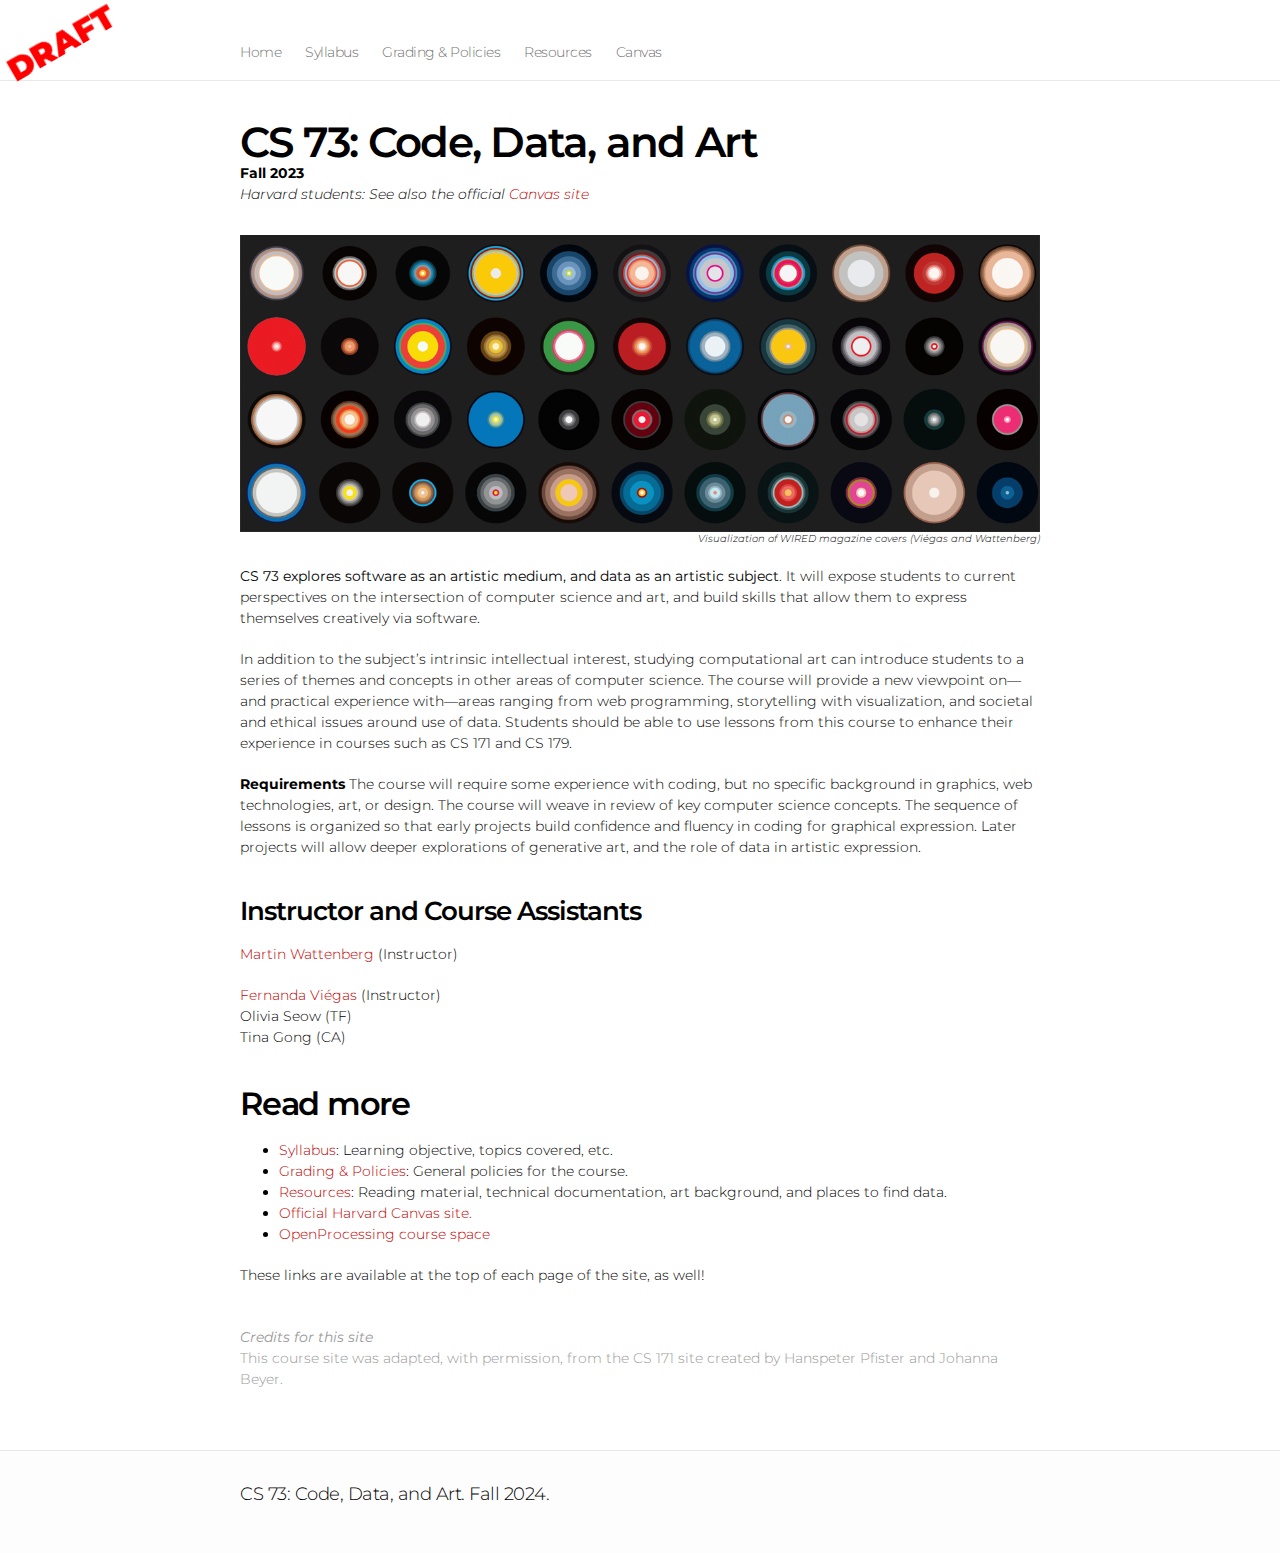
<file: index.html>
<!DOCTYPE html>
<html>

  <head>
  <meta charset="utf-8">
  <meta http-equiv="X-UA-Compatible" content="IE=edge">
  <title>CS 73 - Code, Data, and Art - Fall 2024</title>
  <meta name="viewport" content="width=device-width">
  <meta name="description" content="CS 73 website">
<link rel="preconnect" href="https://fonts.googleapis.com">
<link rel="preconnect" href="https://fonts.gstatic.com" crossorigin>
<link href="https://fonts.googleapis.com/css2?family=Montserrat:ital,wght@0,100;0,300;0,400;0,600;0,700;0,900&display=swap" rel="stylesheet">

  <!-- Custom CSS -->
  <link rel="stylesheet" href="main.css">
  <link rel="shortcut icon" type="image/x-icon" href="favicon.png">
</head>


 <body>
<div id="draft">DRAFT</div>
<header class="site-header">

  <div class="wrap">
    <nav class="site-nav">
      <a href="#" class="menu-icon">
        <svg version="1.1" xmlns="http://www.w3.org/2000/svg" xmlns:xlink="http://www.w3.org/1999/xlink" x="0px" y="0px"
           viewBox="0 0 18 15" enable-background="new 0 0 18 15" xml:space="preserve">
          <path fill="#505050" d="M18,1.484c0,0.82-0.665,1.484-1.484,1.484H1.484C0.665,2.969,0,2.304,0,1.484l0,0C0,0.665,0.665,0,1.484,0
            h15.031C17.335,0,18,0.665,18,1.484L18,1.484z"/>
          <path fill="#505050" d="M18,7.516C18,8.335,17.335,9,16.516,9H1.484C0.665,9,0,8.335,0,7.516l0,0c0-0.82,0.665-1.484,1.484-1.484
            h15.031C17.335,6.031,18,6.696,18,7.516L18,7.516z"/>
          <path fill="#505050" d="M18,13.516C18,14.335,17.335,15,16.516,15H1.484C0.665,15,0,14.335,0,13.516l0,0
            c0-0.82,0.665-1.484,1.484-1.484h15.031C17.335,12.031,18,12.696,18,13.516L18,13.516z"/>
        </svg>
      </a>

      <div class="trigger">

        <a class="page-link" href="index.html">Home</a>
        <a class="page-link" href="syllabus.html">Syllabus</a>
        <a class="page-link" href="policy.html">Grading & Policies</a>
        <a class="page-link" href="resources.html">Resources</a>
        <a class="page-link" href="https://canvas.harvard.edu/courses/122008">
          Canvas</a>

      </div>
    </nav>

  </div>

</header>

<!----------------  PAGE CONTENT STARTS HERE ------------------>

<div class="page-content">
  <div class="wrap">
  <div class="post">

  
  <header class="post-header">
    <h1>CS 73: Code, Data, and Art</h1>
    <h2>Fall 2023</h2>
    <i>Harvard students: See also the official <a href="https://canvas.harvard.edu/courses/135983">Canvas site</a></i>
  </header>
  

  <article class="post-content">

  <p><img src="wired-cover.png" width="100%;" /></p>
  <div class="credits">Visualization of WIRED magazine covers (Vi&eacute;gas and Wattenberg)</div>


<strong>CS 73 explores software as an artistic medium, and data as an artistic subject</strong>. It will expose students to current perspectives on the intersection of computer science and art, and build skills that allow them to express themselves creatively via software.
<p>
In addition to the subject’s intrinsic intellectual interest, studying computational art can introduce students to a series of themes and concepts in other areas of computer science. The course will provide a new viewpoint on—and practical experience with—areas ranging from web programming, storytelling with visualization, and societal and ethical issues around use of data. Students should be able to use lessons from this course to enhance their experience in courses such as CS 171 and CS 179.
<p>
<span class="strong">Requirements</span> The course will require some experience with coding, but no specific background in graphics, web technologies, art, or design. The course will weave in review of key computer science concepts. The sequence of lessons is organized so that early projects build confidence and fluency in coding for graphical expression. Later projects will allow deeper explorations of generative art, and the role of data in artistic expression.
<p>

<!--
<p><strong>Limited enrollment:</strong> As an experimental critique-based course, CS 73 has limited enrollment. <br />
If you are interested in joining this course please complete enrollment survey on the Canvas page. Please note the deadlines for completion!
-->

<h3 id="instructor-and-tfs">Instructor and Course Assistants</h3>

<p><a href="https://www.seas.harvard.edu/person/martin-wattenberg">Martin Wattenberg</a> (Instructor)
<p><a href="https://www.seas.harvard.edu/person/fernanda-viegas">Fernanda Viégas</a> (Instructor)
<br />
Olivia Seow (TF)
<br />
Tina Gong (CA)


<!--
<h3 id="course-sessions">Course Sessions</h3>

<p><strong>Class meetings:</strong> <br />
Meeting Time: Tuesday 11:15 AM - 12:30 PM; Thursday 11:15 AM - 12:30 PM, Location: SEC, 150 Western Ave, Room 2.118</p>


<p><strong>Office Hours:</strong><br />

<ol>
<li>
<strong>Martin Wattenberg</strong>: Wednesday 1-2 and Friday 2-3 at room 4.305 in the SEC (150 Western Ave.)
</li>
<li>
CA hours: TBD.
</li>

</ol>
</p>

<p><strong>Lecture Resources:</strong><br />
In addition to this site, for discussions, grades, etc. see
<a href="https://locator.tlt.harvard.edu/course/colgsas-220126/2023/fall/15820">Canvas</a></p>
-->
  
<h2>Read more</h2>

<ul>
<li><a href="syllabus.html">Syllabus</a>: Learning objective, topics covered, etc.</li>
<li><a href="policy.html">Grading & Policies</a>: General policies for the course.</li>
<li><a href="resources.html">Resources</a>: Reading material, technical documentation, art background, and places to  find data.</li>
<li><a href="https://canvas.harvard.edu/courses/106161">Official Harvard Canvas site.</a></li>
<li><a href="https://openprocessing.org/sketch/814124/">OpenProcessing course space</a></li>

</ul>

These links are available at the top of each page of the site, as well!

<br><br>
<div style="color:#999">
<strong><i>Credits for this site</i></strong>
<br>
This course site was adapted, with permission, from the CS 171 site created by Hanspeter Pfister and Johanna Beyer.
</div>
</article>

<!----------------  PAGE CONTENT ENDS HERE ------------------>

</div>
  </div>
    </div>

<footer class="site-footer">
<div class="wrap">
<h2 class="footer-heading">CS 73: Code, Data, and Art. Fall 2024.</h2>
</div>
</footer>

</body>
</html>
</file>
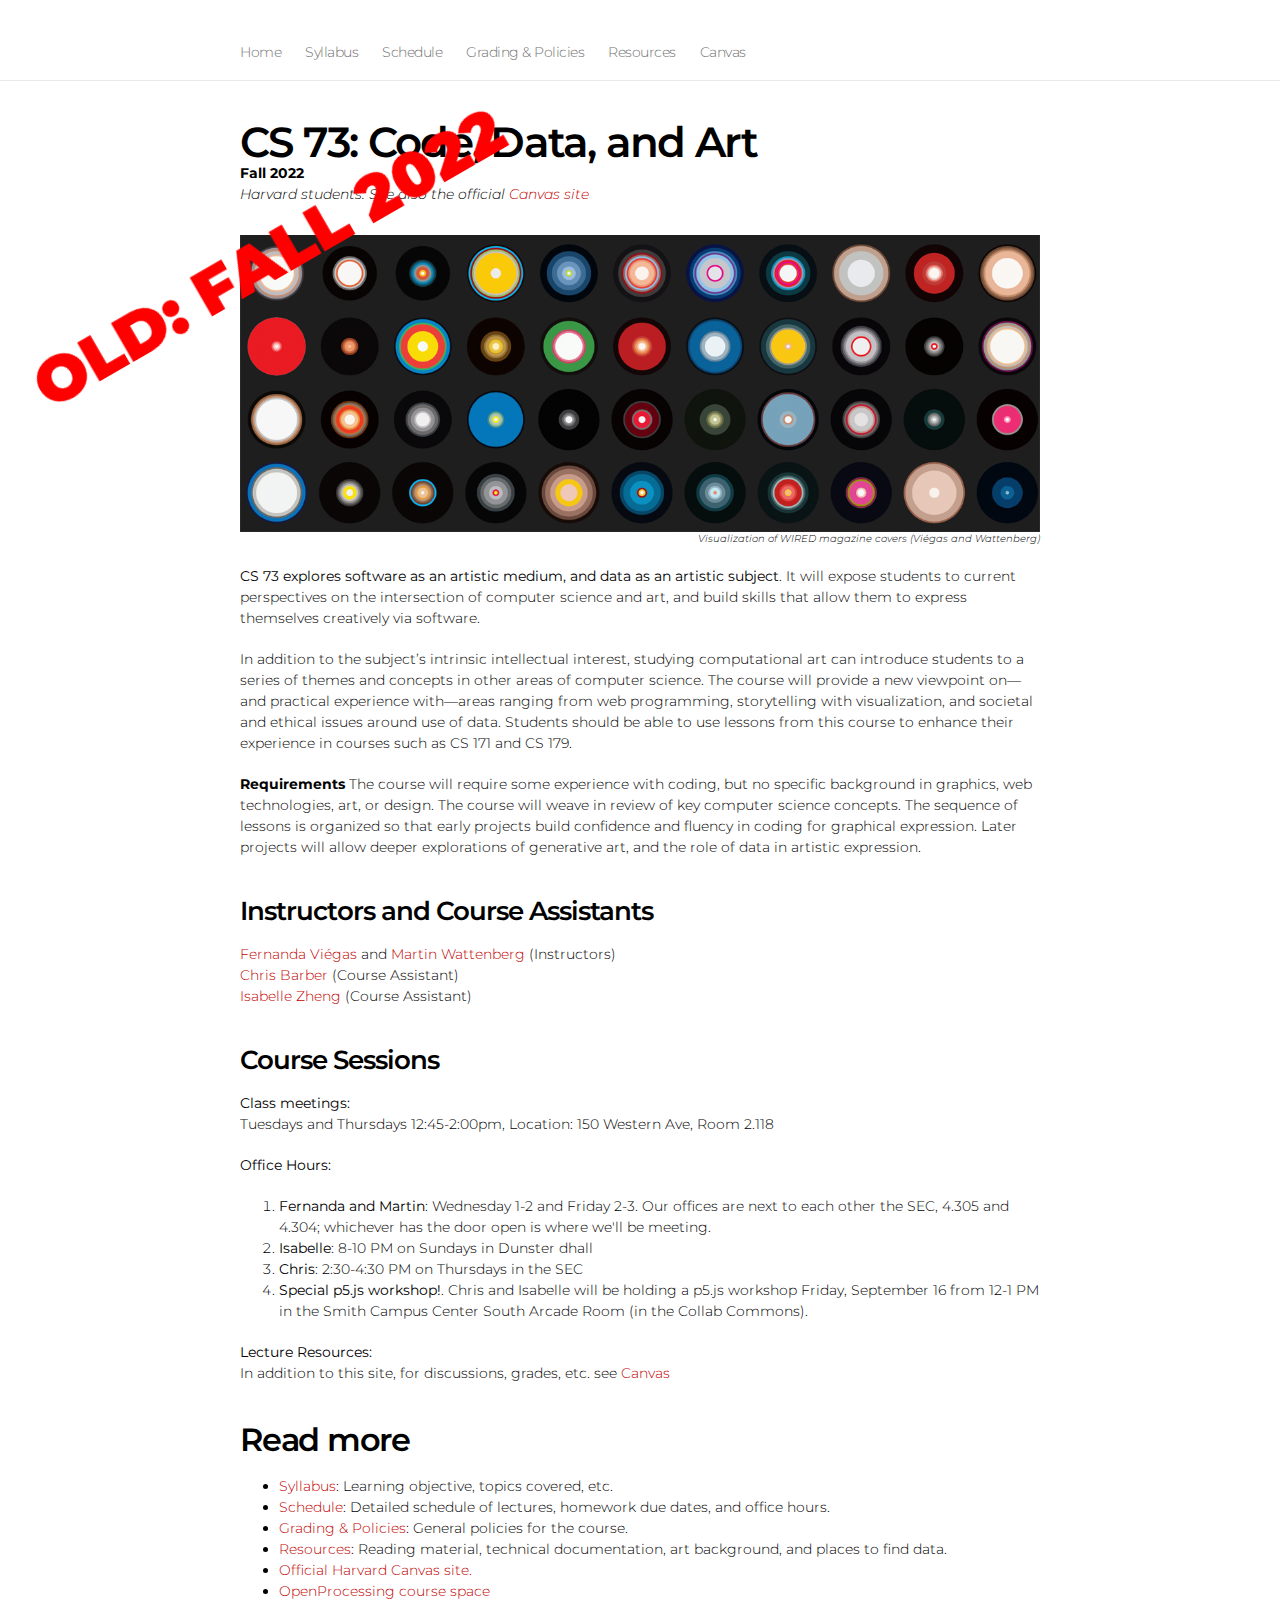
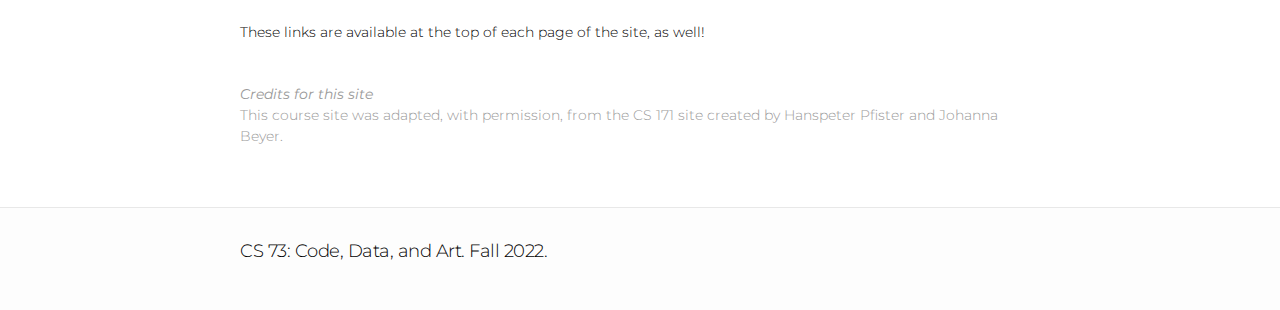
<file: Fall2022/index.html>
<!DOCTYPE html>
<html>

  <head>
  <meta charset="utf-8">
  <meta http-equiv="X-UA-Compatible" content="IE=edge">
  <title>CS 73 - Code, Data, and Art - Fall 2022</title>
  <meta name="viewport" content="width=device-width">
  <meta name="description" content="CS 73 website">
<link rel="preconnect" href="https://fonts.googleapis.com">
<link rel="preconnect" href="https://fonts.gstatic.com" crossorigin>
<link href="https://fonts.googleapis.com/css2?family=Montserrat:ital,wght@0,100;0,300;0,400;0,600;0,700;0,900&display=swap" rel="stylesheet">

  <!-- Custom CSS -->
  <link rel="stylesheet" href="main.css">
  <link rel="shortcut icon" type="image/x-icon" href="favicon.png">
</head>


 <body>
<div id="draft">OLD: FALL 2022</div>
<header class="site-header">

  <div class="wrap">
    <nav class="site-nav">
      <a href="#" class="menu-icon">
        <svg version="1.1" xmlns="http://www.w3.org/2000/svg" xmlns:xlink="http://www.w3.org/1999/xlink" x="0px" y="0px"
           viewBox="0 0 18 15" enable-background="new 0 0 18 15" xml:space="preserve">
          <path fill="#505050" d="M18,1.484c0,0.82-0.665,1.484-1.484,1.484H1.484C0.665,2.969,0,2.304,0,1.484l0,0C0,0.665,0.665,0,1.484,0
            h15.031C17.335,0,18,0.665,18,1.484L18,1.484z"/>
          <path fill="#505050" d="M18,7.516C18,8.335,17.335,9,16.516,9H1.484C0.665,9,0,8.335,0,7.516l0,0c0-0.82,0.665-1.484,1.484-1.484
            h15.031C17.335,6.031,18,6.696,18,7.516L18,7.516z"/>
          <path fill="#505050" d="M18,13.516C18,14.335,17.335,15,16.516,15H1.484C0.665,15,0,14.335,0,13.516l0,0
            c0-0.82,0.665-1.484,1.484-1.484h15.031C17.335,12.031,18,12.696,18,13.516L18,13.516z"/>
        </svg>
      </a>

      <div class="trigger">

        <a class="page-link" href="index.html">Home</a>
        <a class="page-link" href="syllabus.html">Syllabus</a>
        <a class="page-link" href="schedule.html">Schedule</a>
        <a class="page-link" href="policy.html">Grading & Policies</a>
        <a class="page-link" href="resources.html">Resources</a>
        <a class="page-link" href="https://canvas.harvard.edu/courses/106161">
          Canvas</a>

      </div>
    </nav>

  </div>

</header>

<!----------------  PAGE CONTENT STARTS HERE ------------------>

<div class="page-content">
  <div class="wrap">
  <div class="post">

  
  <header class="post-header">
    <h1>CS 73: Code, Data, and Art</h1>
    <h2>Fall 2022</h2>
    <i>Harvard students: See also the official <a href="https://canvas.harvard.edu/courses/106161">Canvas site</a></i>
  </header>
  

  <article class="post-content">

  <p><img src="wired-cover.png" width="100%;" /></p>
  <div class="credits">Visualization of WIRED magazine covers (Vi&eacute;gas and Wattenberg)</div>


<strong>CS 73 explores software as an artistic medium, and data as an artistic subject</strong>. It will expose students to current perspectives on the intersection of computer science and art, and build skills that allow them to express themselves creatively via software.
<p>
In addition to the subject’s intrinsic intellectual interest, studying computational art can introduce students to a series of themes and concepts in other areas of computer science. The course will provide a new viewpoint on—and practical experience with—areas ranging from web programming, storytelling with visualization, and societal and ethical issues around use of data. Students should be able to use lessons from this course to enhance their experience in courses such as CS 171 and CS 179.
<p>
<span class="strong">Requirements</span> The course will require some experience with coding, but no specific background in graphics, web technologies, art, or design. The course will weave in review of key computer science concepts. The sequence of lessons is organized so that early projects build confidence and fluency in coding for graphical expression. Later projects will allow deeper explorations of generative art, and the role of data in artistic expression.
<p>

<!--
<p><strong>Limited enrollment:</strong> As an experimental critique-based course, CS 73 has limited enrollment. <br />
If you are interested in joining this course please complete enrollment survey on our Canvas page. The deadline for the enrollment survey is <strong>August 22</strong>. You will be notified about your enrollment on <strong>August 23</strong> and have to confirm enrollment by end of day of <strong>August 25</strong> or your spot will be given away.
-->

<h3 id="instructor-and-tfs">Instructors and Course Assistants</h3>

<p><a href="https://www.seas.harvard.edu/person/fernanda-viegas">Fernanda Vi&eacute;gas</a> and <a href="https://www.seas.harvard.edu/person/martin-wattenberg">Martin Wattenberg</a> (Instructors)
<br />
<a href="https://www.codergb.art/about">Chris Barber</a> (Course Assistant)
<br />
<a href="https://isabellezheng.com/">Isabelle Zheng</a> (Course Assistant)



<h3 id="course-sessions">Course Sessions</h3>

<p><strong>Class meetings:</strong> <br />
Tuesdays and Thursdays 12:45-2:00pm, Location: 150 Western Ave, Room 2.118</p>


<p><strong>Office Hours:</strong><br />

<ol>
<li>
<strong>Fernanda and Martin</strong>: Wednesday 1-2 and Friday 2-3. Our offices are next to each other the SEC, 4.305 and 4.304; whichever has the door open is where we'll be meeting.
</li>
<li>
<strong>Isabelle</strong>: 8-10 PM on Sundays in Dunster dhall
</li>
<li>
<strong>Chris</strong>: 2:30-4:30 PM on Thursdays in the SEC
</li>
<li>
<strong>Special p5.js workshop!</strong>. Chris and Isabelle will be holding a p5.js workshop Friday, September 16 from 12-1 PM in the Smith Campus Center South Arcade Room (in the Collab Commons). 
</li>
</ol>
</p>

<p><strong>Lecture Resources:</strong><br />
In addition to this site, for discussions, grades, etc. see
<a href="https://canvas.harvard.edu/courses/106161">Canvas</a></p>

<h2>Read more</h2>

<ul>
<li><a href="syllabus.html">Syllabus</a>: Learning objective, topics covered, etc.</li>
<li><a href="schedule.html">Schedule</a>: Detailed schedule of lectures, homework due dates, and office hours.</li>
<li><a href="policy.html">Grading & Policies</a>: General policies for the course.</li>
<li><a href="resources.html">Resources</a>: Reading material, technical documentation, art background, and places to  find data.</li>
<li><a href="https://canvas.harvard.edu/courses/106161">Official Harvard Canvas site.</a></li>
<li><a href="https://openprocessing.org/sketch/814124/">OpenProcessing course space</a></li>

</ul>

These links are available at the top of each page of the site, as well!

<br><br>
<div style="color:#999">
<strong><i>Credits for this site</i></strong>
<br>
This course site was adapted, with permission, from the CS 171 site created by Hanspeter Pfister and Johanna Beyer.
</div>
</article>

<!----------------  PAGE CONTENT ENDS HERE ------------------>

</div>
  </div>
    </div>

<footer class="site-footer">
<div class="wrap">
<h2 class="footer-heading">CS 73: Code, Data, and Art. Fall 2022.</h2>
</div>
</footer>

</body>
</html>
</file>
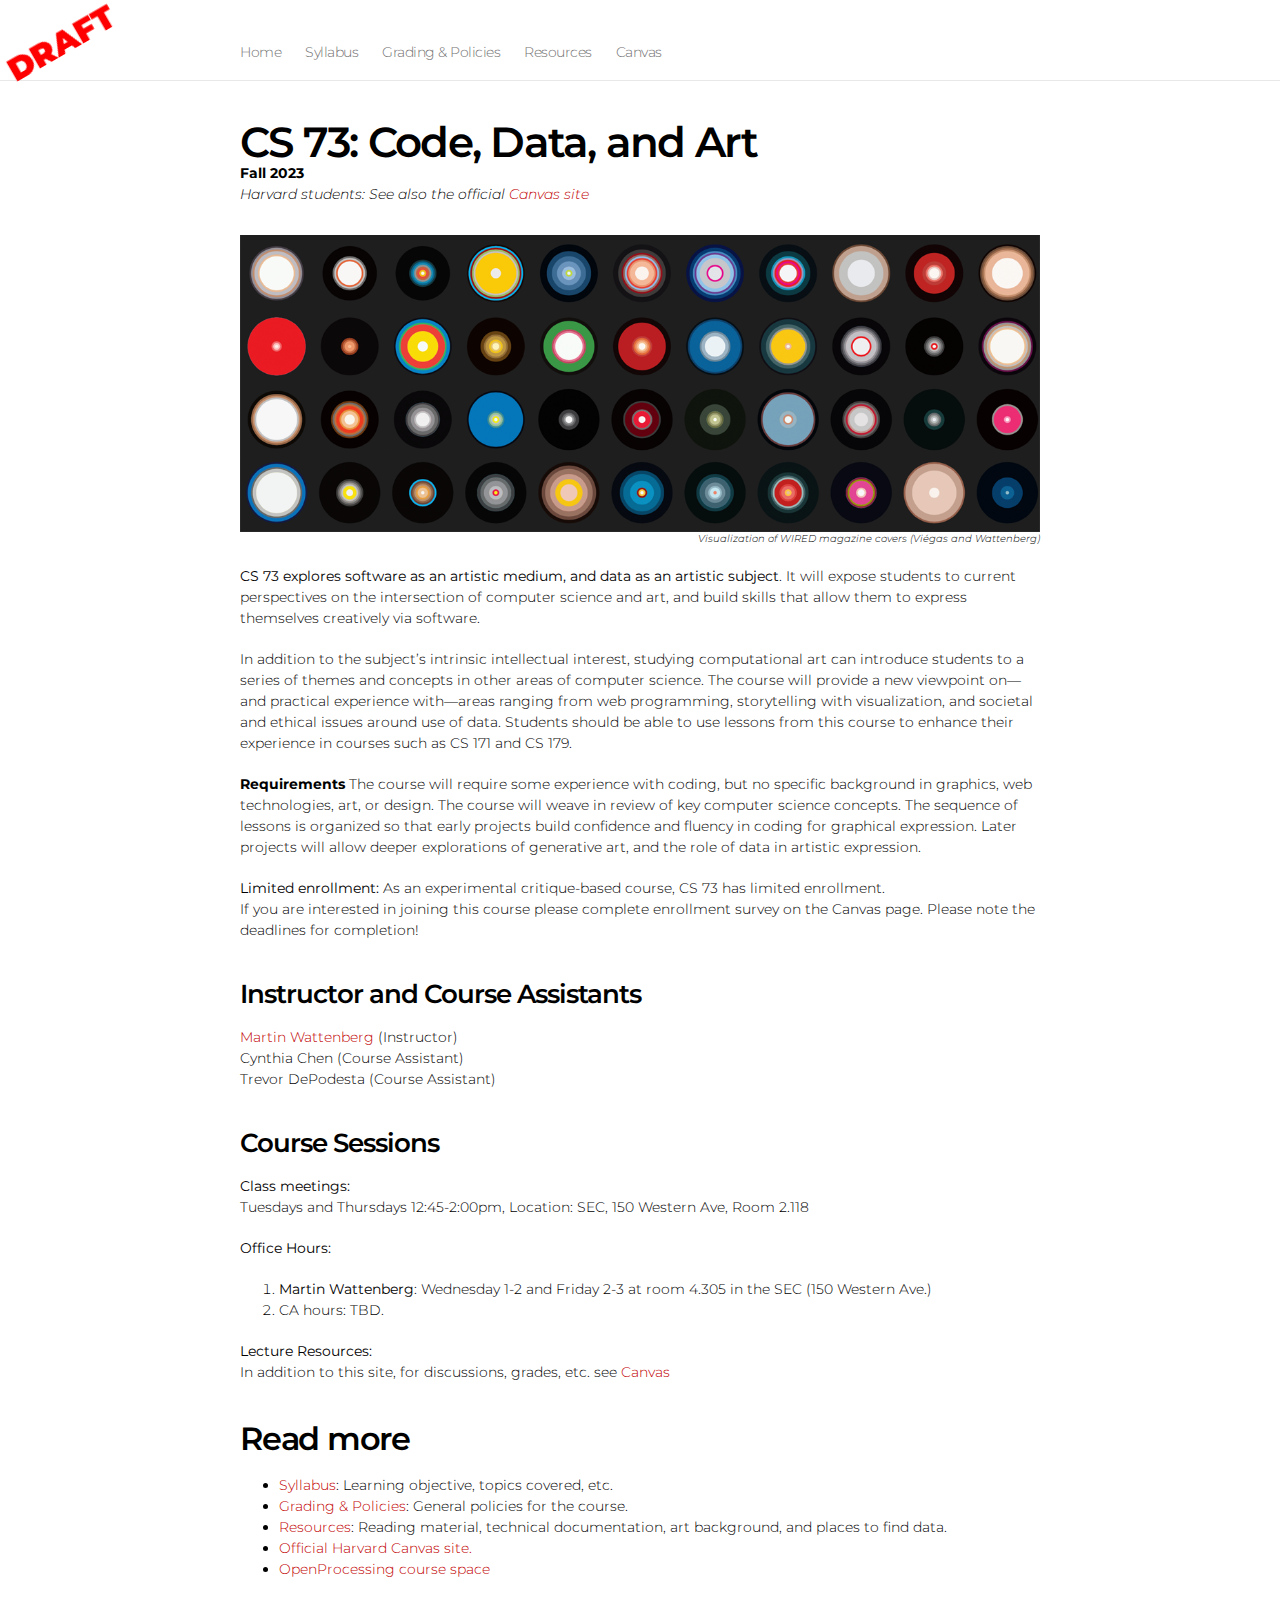
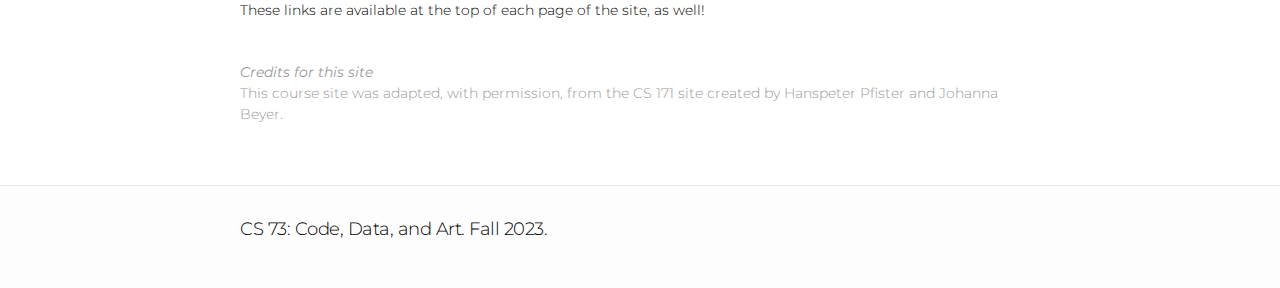
<file: Fall2023/index.html>
<!DOCTYPE html>
<html>

  <head>
  <meta charset="utf-8">
  <meta http-equiv="X-UA-Compatible" content="IE=edge">
  <title>CS 73 - Code, Data, and Art - Fall 2023</title>
  <meta name="viewport" content="width=device-width">
  <meta name="description" content="CS 73 website">
<link rel="preconnect" href="https://fonts.googleapis.com">
<link rel="preconnect" href="https://fonts.gstatic.com" crossorigin>
<link href="https://fonts.googleapis.com/css2?family=Montserrat:ital,wght@0,100;0,300;0,400;0,600;0,700;0,900&display=swap" rel="stylesheet">

  <!-- Custom CSS -->
  <link rel="stylesheet" href="main.css">
  <link rel="shortcut icon" type="image/x-icon" href="favicon.png">
</head>


 <body>
<div id="draft">DRAFT</div>
<header class="site-header">

  <div class="wrap">
    <nav class="site-nav">
      <a href="#" class="menu-icon">
        <svg version="1.1" xmlns="http://www.w3.org/2000/svg" xmlns:xlink="http://www.w3.org/1999/xlink" x="0px" y="0px"
           viewBox="0 0 18 15" enable-background="new 0 0 18 15" xml:space="preserve">
          <path fill="#505050" d="M18,1.484c0,0.82-0.665,1.484-1.484,1.484H1.484C0.665,2.969,0,2.304,0,1.484l0,0C0,0.665,0.665,0,1.484,0
            h15.031C17.335,0,18,0.665,18,1.484L18,1.484z"/>
          <path fill="#505050" d="M18,7.516C18,8.335,17.335,9,16.516,9H1.484C0.665,9,0,8.335,0,7.516l0,0c0-0.82,0.665-1.484,1.484-1.484
            h15.031C17.335,6.031,18,6.696,18,7.516L18,7.516z"/>
          <path fill="#505050" d="M18,13.516C18,14.335,17.335,15,16.516,15H1.484C0.665,15,0,14.335,0,13.516l0,0
            c0-0.82,0.665-1.484,1.484-1.484h15.031C17.335,12.031,18,12.696,18,13.516L18,13.516z"/>
        </svg>
      </a>

      <div class="trigger">

        <a class="page-link" href="index.html">Home</a>
        <a class="page-link" href="syllabus.html">Syllabus</a>
        <a class="page-link" href="policy.html">Grading & Policies</a>
        <a class="page-link" href="resources.html">Resources</a>
        <a class="page-link" href="https://canvas.harvard.edu/courses/122008">
          Canvas</a>

      </div>
    </nav>

  </div>

</header>

<!----------------  PAGE CONTENT STARTS HERE ------------------>

<div class="page-content">
  <div class="wrap">
  <div class="post">

  
  <header class="post-header">
    <h1>CS 73: Code, Data, and Art</h1>
    <h2>Fall 2023</h2>
    <i>Harvard students: See also the official <a href="https://canvas.harvard.edu/courses/122008">Canvas site</a></i>
  </header>
  

  <article class="post-content">

  <p><img src="wired-cover.png" width="100%;" /></p>
  <div class="credits">Visualization of WIRED magazine covers (Vi&eacute;gas and Wattenberg)</div>


<strong>CS 73 explores software as an artistic medium, and data as an artistic subject</strong>. It will expose students to current perspectives on the intersection of computer science and art, and build skills that allow them to express themselves creatively via software.
<p>
In addition to the subject’s intrinsic intellectual interest, studying computational art can introduce students to a series of themes and concepts in other areas of computer science. The course will provide a new viewpoint on—and practical experience with—areas ranging from web programming, storytelling with visualization, and societal and ethical issues around use of data. Students should be able to use lessons from this course to enhance their experience in courses such as CS 171 and CS 179.
<p>
<span class="strong">Requirements</span> The course will require some experience with coding, but no specific background in graphics, web technologies, art, or design. The course will weave in review of key computer science concepts. The sequence of lessons is organized so that early projects build confidence and fluency in coding for graphical expression. Later projects will allow deeper explorations of generative art, and the role of data in artistic expression.
<p>


<p><strong>Limited enrollment:</strong> As an experimental critique-based course, CS 73 has limited enrollment. <br />
If you are interested in joining this course please complete enrollment survey on the Canvas page. Please note the deadlines for completion!


<h3 id="instructor-and-tfs">Instructor and Course Assistants</h3>

<p><a href="https://www.seas.harvard.edu/person/martin-wattenberg">Martin Wattenberg</a> (Instructor)
<br />
Cynthia Chen (Course Assistant)
<br />
Trevor DePodesta (Course Assistant)



<h3 id="course-sessions">Course Sessions</h3>

<p><strong>Class meetings:</strong> <br />
Tuesdays and Thursdays 12:45-2:00pm, Location: SEC, 150 Western Ave, Room 2.118</p>


<p><strong>Office Hours:</strong><br />

<ol>
<li>
<strong>Martin Wattenberg</strong>: Wednesday 1-2 and Friday 2-3 at room 4.305 in the SEC (150 Western Ave.)
</li>
<li>
CA hours: TBD.
</li>

</ol>
</p>

<p><strong>Lecture Resources:</strong><br />
In addition to this site, for discussions, grades, etc. see
<a href="https://locator.tlt.harvard.edu/course/colgsas-220126/2023/fall/15820">Canvas</a></p>

<h2>Read more</h2>

<ul>
<li><a href="syllabus.html">Syllabus</a>: Learning objective, topics covered, etc.</li>
<li><a href="policy.html">Grading & Policies</a>: General policies for the course.</li>
<li><a href="resources.html">Resources</a>: Reading material, technical documentation, art background, and places to  find data.</li>
<li><a href="https://canvas.harvard.edu/courses/106161">Official Harvard Canvas site.</a></li>
<li><a href="https://openprocessing.org/sketch/814124/">OpenProcessing course space</a></li>

</ul>

These links are available at the top of each page of the site, as well!

<br><br>
<div style="color:#999">
<strong><i>Credits for this site</i></strong>
<br>
This course site was adapted, with permission, from the CS 171 site created by Hanspeter Pfister and Johanna Beyer.
</div>
</article>

<!----------------  PAGE CONTENT ENDS HERE ------------------>

</div>
  </div>
    </div>

<footer class="site-footer">
<div class="wrap">
<h2 class="footer-heading">CS 73: Code, Data, and Art. Fall 2023.</h2>
</div>
</footer>

</body>
</html>
</file>
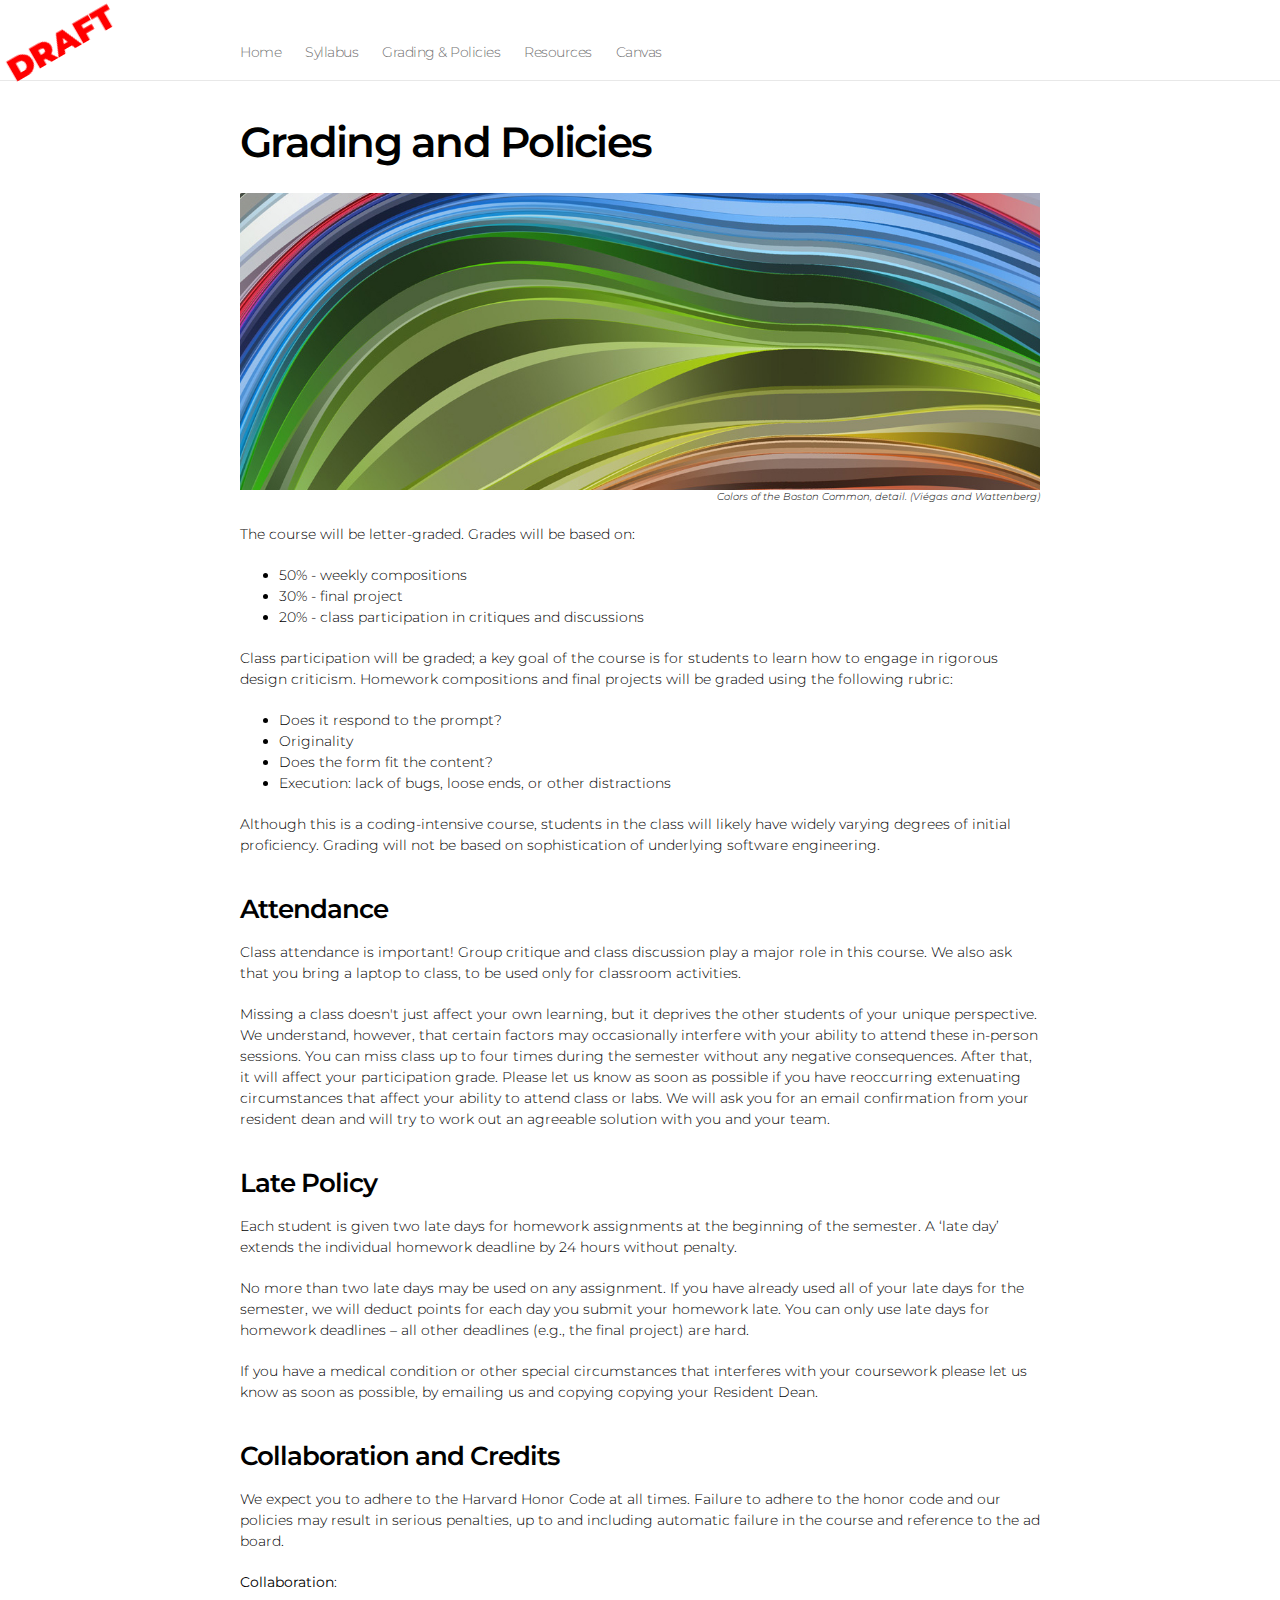
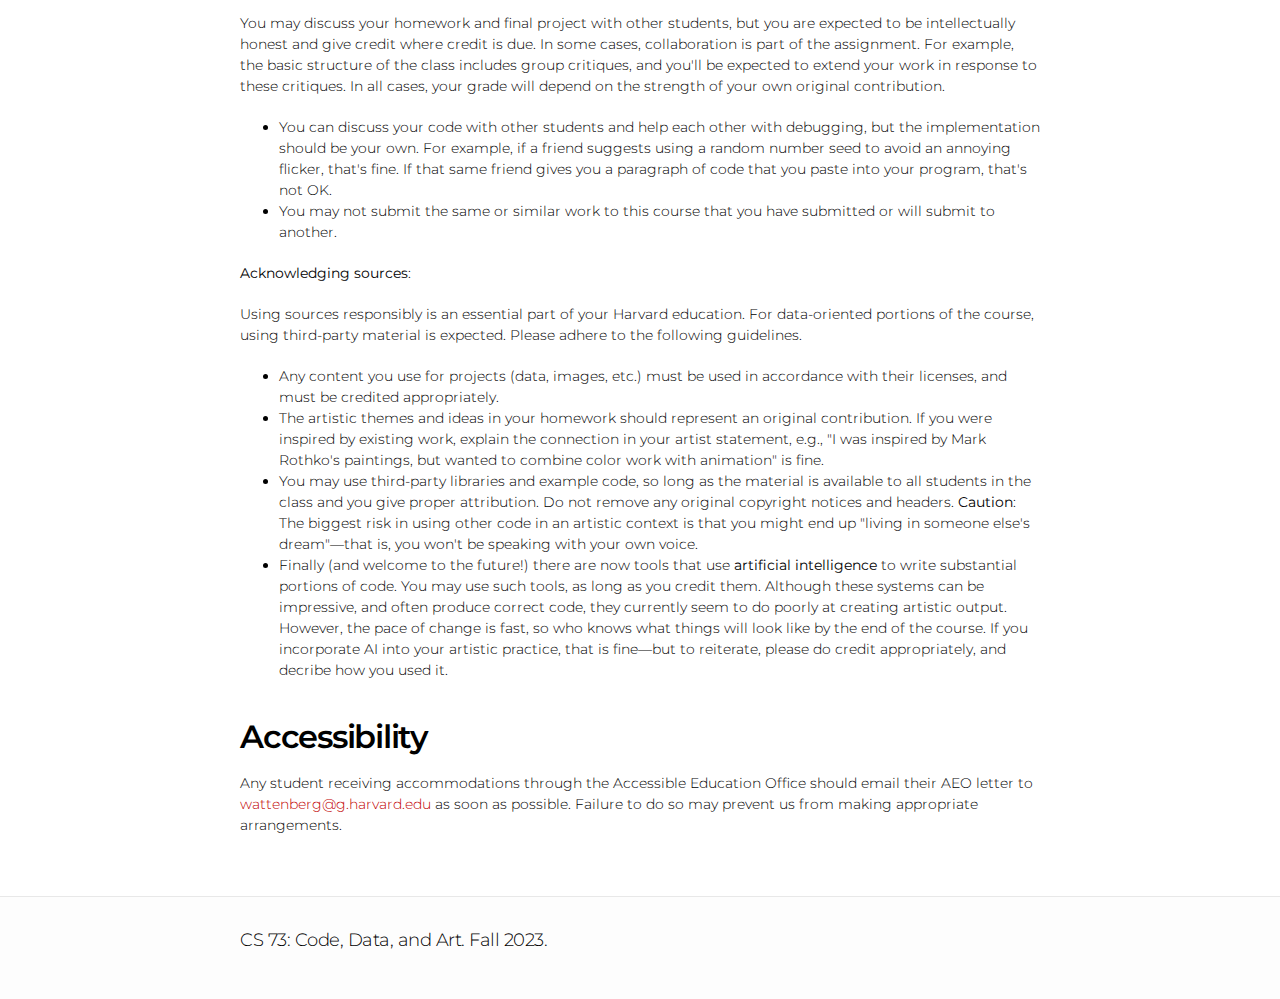
<file: policy.html>
<!DOCTYPE html>
<html>

  <head>
  <meta charset="utf-8">
  <meta http-equiv="X-UA-Compatible" content="IE=edge">
  <title>CS 73 - Policies and Grading</title>
  <meta name="viewport" content="width=device-width">
  <meta name="description" content="CS 73 website">
<link rel="preconnect" href="https://fonts.googleapis.com">
<link rel="preconnect" href="https://fonts.gstatic.com" crossorigin>
<link href="https://fonts.googleapis.com/css2?family=Montserrat:ital,wght@0,100;0,300;0,400;0,600;0,700;0,900&display=swap" rel="stylesheet">

  <!-- Custom CSS -->
  <link rel="stylesheet" href="main.css">
  <link rel="shortcut icon" type="image/x-icon" href="favicon.png">
</head>


 <body>
<div id="draft">DRAFT</div>

<header class="site-header">

  <div class="wrap">
    <nav class="site-nav">
      <a href="#" class="menu-icon">
        <svg version="1.1" xmlns="http://www.w3.org/2000/svg" xmlns:xlink="http://www.w3.org/1999/xlink" x="0px" y="0px"
           viewBox="0 0 18 15" enable-background="new 0 0 18 15" xml:space="preserve">
          <path fill="#505050" d="M18,1.484c0,0.82-0.665,1.484-1.484,1.484H1.484C0.665,2.969,0,2.304,0,1.484l0,0C0,0.665,0.665,0,1.484,0
            h15.031C17.335,0,18,0.665,18,1.484L18,1.484z"/>
          <path fill="#505050" d="M18,7.516C18,8.335,17.335,9,16.516,9H1.484C0.665,9,0,8.335,0,7.516l0,0c0-0.82,0.665-1.484,1.484-1.484
            h15.031C17.335,6.031,18,6.696,18,7.516L18,7.516z"/>
          <path fill="#505050" d="M18,13.516C18,14.335,17.335,15,16.516,15H1.484C0.665,15,0,14.335,0,13.516l0,0
            c0-0.82,0.665-1.484,1.484-1.484h15.031C17.335,12.031,18,12.696,18,13.516L18,13.516z"/>
        </svg>
      </a>

      <div class="trigger">

        <a class="page-link" href="index.html">Home</a>
        <a class="page-link" href="syllabus.html">Syllabus</a>
        <a class="page-link" href="policy.html">Grading & Policies</a>
        <a class="page-link" href="resources.html">Resources</a>
        <a class="page-link" href="https://canvas.harvard.edu/courses/122008">
          Canvas</a>

      </div>
    </nav>

  </div>

</header>

<!----------------  PAGE CONTENT STARTS HERE ------------------>
    <div class="page-content">
      <div class="wrap">
      <div class="post">

  
  <header class="post-header">
    <h1>Grading and Policies</h1>
  </header>
  

  <article class="post-content">

  <p><img src="flickr-flow-cover.jpeg" width="100%;" /></p>
  <div class="credits">Colors of the Boston Common, detail. (Vi&eacute;gas and Wattenberg)</div>

The course will be letter-graded. Grades will be based on:
<ul>
<li>50% - weekly compositions</li>
<li>30% - final project</li>
<li>20% - class participation in critiques and discussions</li>
</ul>
<p>
Class participation will be graded; a key goal of the course is for students to learn how to engage in rigorous design criticism. Homework compositions and final projects will be graded using the following rubric:
<p>
<ul>
<li>Does it respond to the prompt?</li>
<li>Originality</li>
<li>Does the form fit the content?</li>
<li>Execution: lack of bugs, loose ends, or other distractions</li>
</ul>
<p>
Although this is a coding-intensive course, students in the class will likely have widely varying degrees of initial proficiency. Grading will not be based on sophistication of underlying software engineering.




<h3 id="attendance">Attendance</h3>

Class attendance is important! Group critique and class discussion play a major role in this course. We also ask that you bring a laptop to class, to be used only for classroom activities.

<p>Missing a class doesn't just affect your own learning, but it deprives the other students of your unique perspective. We understand, however, that certain factors may occasionally interfere with your ability to attend these in-person sessions.
You can miss class up to four times during the semester without any negative consequences. After that, it will affect your participation grade. Please let us know as soon as possible if you have reoccurring extenuating circumstances that affect your ability to attend class or labs. We will ask you for an email confirmation from your resident dean and will try to work out an agreeable solution with you and your team.</p>


<h3 id="late-policy">Late Policy</h3>
<p>Each student is given two late days for homework assignments at the beginning of the semester. A ‘late day’ extends the individual homework deadline by 24 hours without penalty.</p>

<p>No more than two late days may be used on any assignment. If you have already used all of your late days for the semester, we will deduct points for each day you submit your homework late. You can only use late days for homework deadlines – all other deadlines (e.g., the final project) are hard.</p>

<p>If you have a medical condition or other special circumstances that interferes with your coursework please let us know as soon as possible, by emailing us and copying copying your Resident Dean.</p>

<h3 id="collaboration-policy">Collaboration and Credits</h3>

<p>We expect you to adhere to the Harvard Honor Code at all times. Failure to adhere to the honor code and our policies may result in serious penalties, up to and including automatic failure in the course and reference to the ad board.</p>

<strong>Collaboration</strong>: 

<p>You may discuss your homework and final project with other students, but you are expected to be intellectually honest and give credit where credit is due. In some cases, collaboration is part of the assignment. For example, the basic structure of the class includes group critiques, and you'll be expected to extend your work in response to these critiques. In all cases, your grade will depend on the strength of your own original contribution.
<p>
<ul>

  <li>You can discuss your code with other students and help each other with debugging, but the implementation should be your own. For example, if a friend suggests using a random number seed to avoid an annoying flicker, that's fine. If that same friend gives you a paragraph of code that you paste into your program, that's not OK.</li>
  <li>You may not submit the same or similar work to this course that you have submitted or will submit to another.</li>
</ul>

<strong>Acknowledging sources</strong>: 

<p>Using sources responsibly is an essential part of your Harvard education. For data-oriented portions of the course, using third-party material is expected. Please adhere to the following guidelines.</p>

<ul>
  <li>
  Any content you use for projects (data, images, etc.) must be used in accordance with their licenses, and must be credited appropriately.
  </li>
  <li>The artistic themes and ideas in your homework should represent an original contribution. If you were inspired by existing work, explain the connection in your artist statement, e.g., "I was inspired by Mark Rothko's paintings, but wanted to combine color work with animation" is fine. </li>
  <li>You may use third-party libraries and example code, so long as the material is available to all students in the class and you give proper attribution. Do not remove any original copyright notices and headers. <strong>Caution</strong>: The biggest risk in using other code in an artistic context is that you might end up "living in someone else's dream"&mdash;that is, you won't be speaking with your own voice.</li>
  <li>
  Finally (and welcome to the future!) there are now tools that use <b>artificial intelligence</b> to write substantial portions of code. You may use such tools, as long as you credit them. Although these systems can be impressive, and often produce correct code, they currently seem to do poorly at creating artistic output. However, the pace of change is fast, so who knows what things will look like by the end of the course. If you incorporate AI into your artistic practice, that is fine&mdash;but to reiterate, please do credit appropriately, and decribe how you used it.
  </li>
</ul>


<h2 id="accessibility">Accessibility</h2>
Any student receiving accommodations through the Accessible Education Office should email their AEO letter to <a href="mailto:wattenberg@g.harvard.edu">wattenberg@g.harvard.edu</a> as soon as possible. Failure to do so may prevent us from making appropriate arrangements.</p>



</article>

<!----------------  PAGE CONTENT ENDS HERE ------------------>

</div>
  </div>
    </div>

<footer class="site-footer">
<div class="wrap">
<h2 class="footer-heading">CS 73: Code, Data, and Art. Fall 2023.</h2>
</div>
</footer>

</body>
</html>
</file>
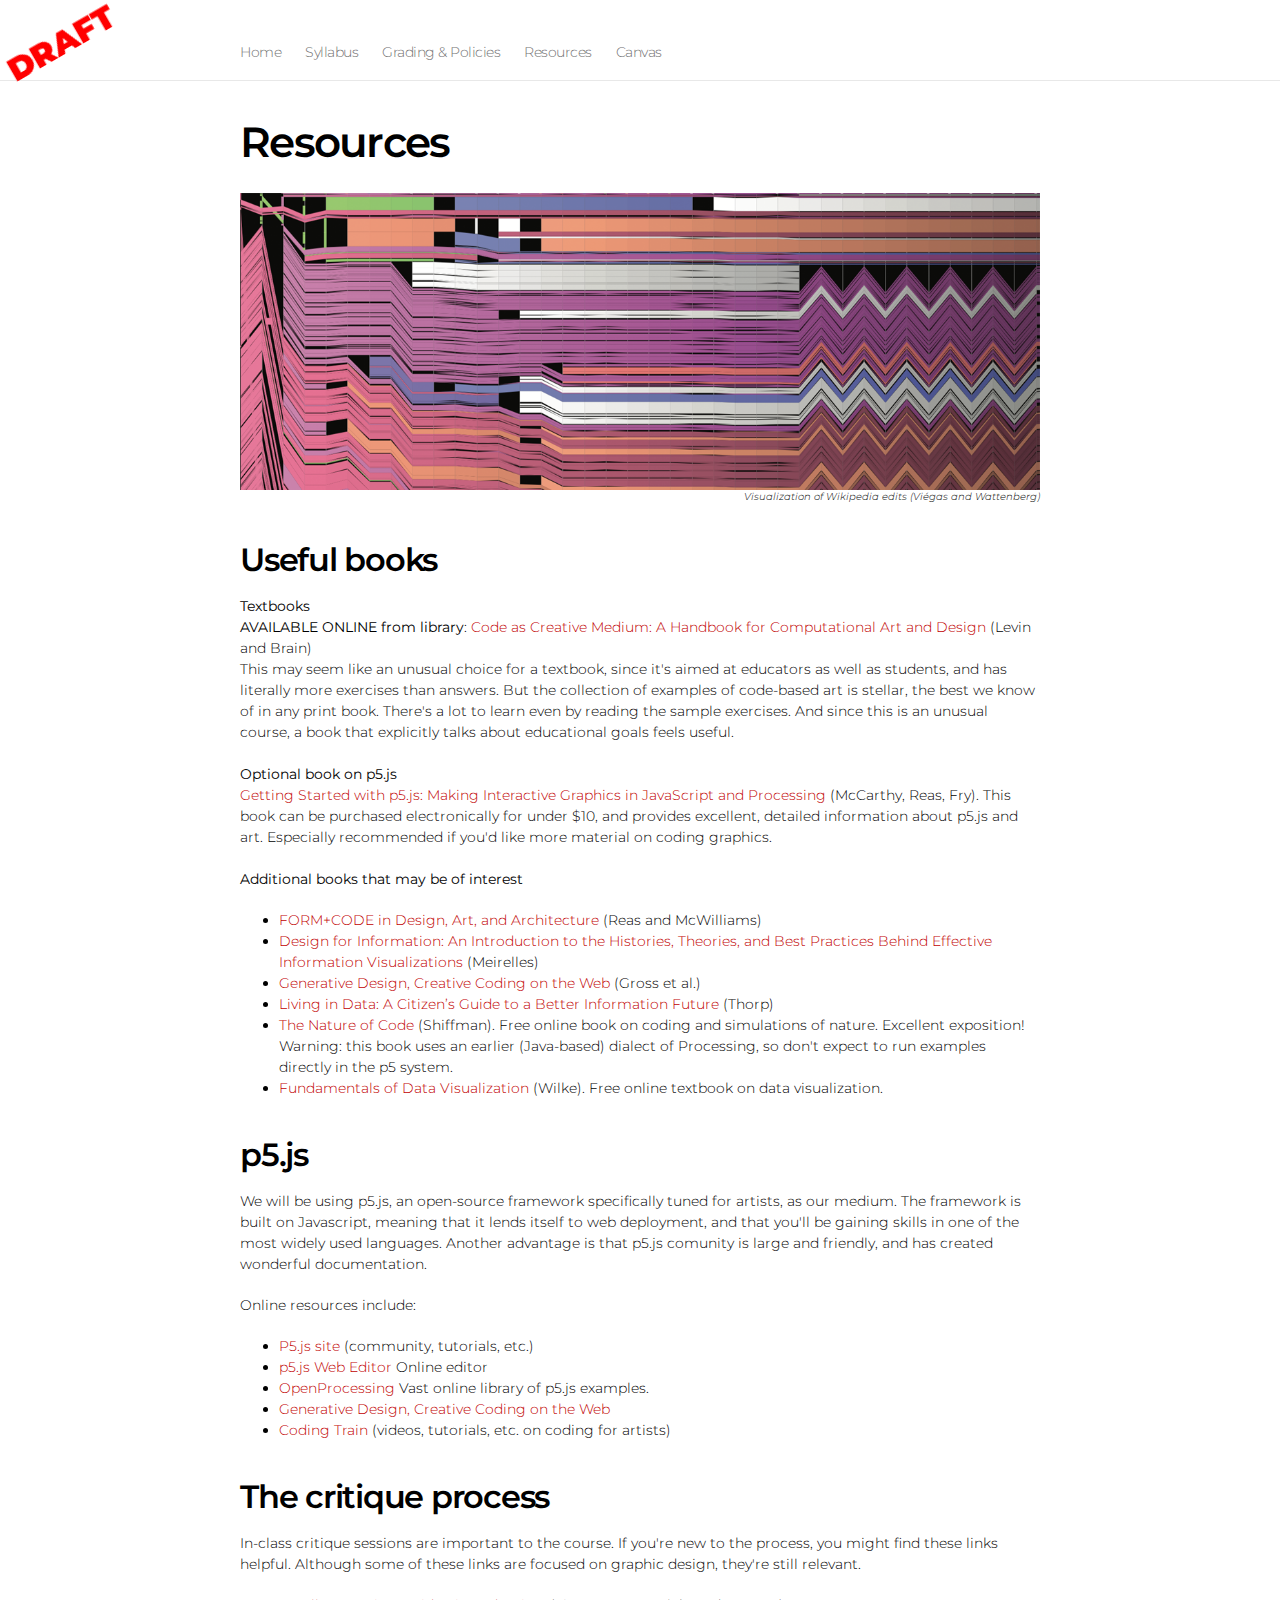
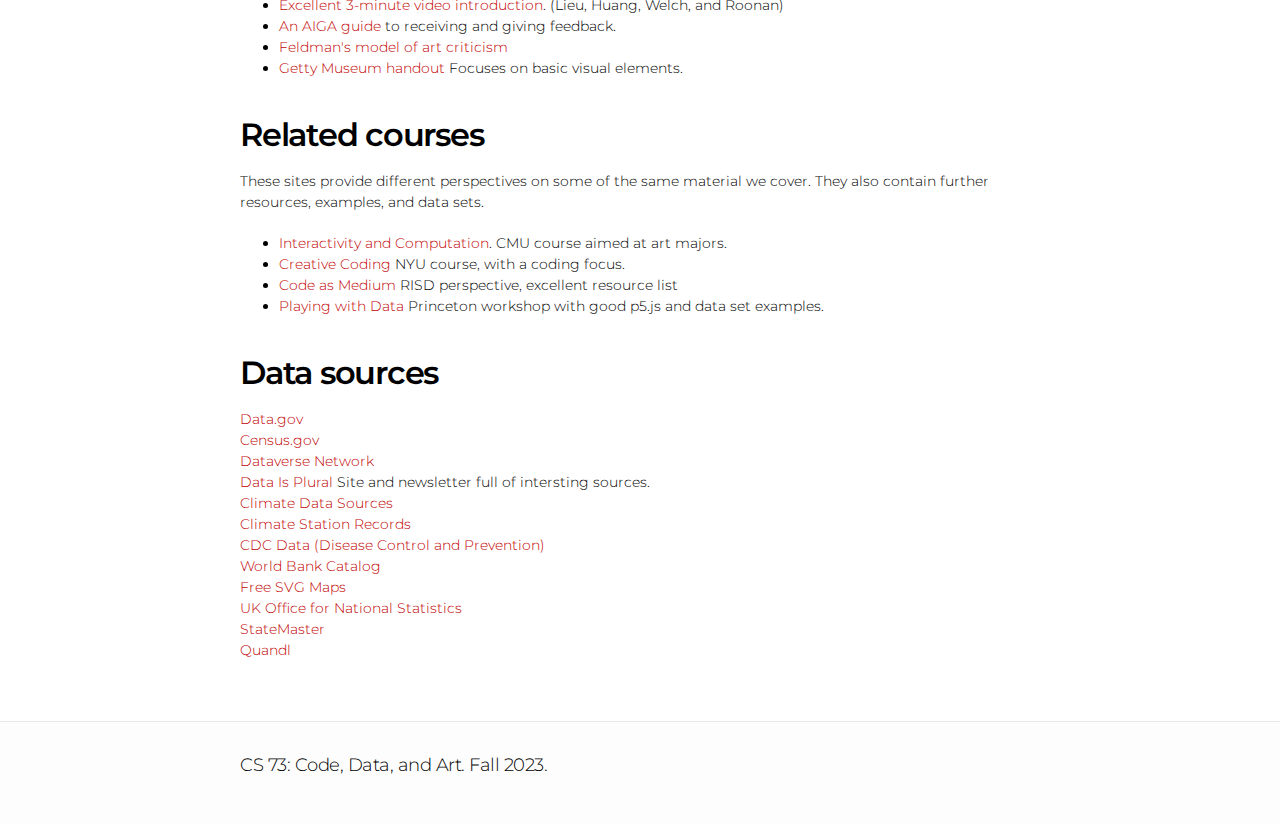
<file: resources.html>
<!DOCTYPE html>
<html>

  <head>
  <meta charset="utf-8">
  <meta http-equiv="X-UA-Compatible" content="IE=edge">
  <title>CS 73 - Resources</title>
  <meta name="viewport" content="width=device-width">
  <meta name="description" content="CS 73 website">
<link rel="preconnect" href="https://fonts.googleapis.com">
<link rel="preconnect" href="https://fonts.gstatic.com" crossorigin>
<link href="https://fonts.googleapis.com/css2?family=Montserrat:ital,wght@0,100;0,300;0,400;0,600;0,700;0,900&display=swap" rel="stylesheet">

  <!-- Custom CSS -->
  <link rel="stylesheet" href="main.css">
  <link rel="shortcut icon" type="image/x-icon" href="favicon.png">
</head>


 <body>
<div id="draft">DRAFT</div>

<header class="site-header">

  <div class="wrap">
    <nav class="site-nav">
      <a href="#" class="menu-icon">
        <svg version="1.1" xmlns="http://www.w3.org/2000/svg" xmlns:xlink="http://www.w3.org/1999/xlink" x="0px" y="0px"
           viewBox="0 0 18 15" enable-background="new 0 0 18 15" xml:space="preserve">
          <path fill="#505050" d="M18,1.484c0,0.82-0.665,1.484-1.484,1.484H1.484C0.665,2.969,0,2.304,0,1.484l0,0C0,0.665,0.665,0,1.484,0
            h15.031C17.335,0,18,0.665,18,1.484L18,1.484z"/>
          <path fill="#505050" d="M18,7.516C18,8.335,17.335,9,16.516,9H1.484C0.665,9,0,8.335,0,7.516l0,0c0-0.82,0.665-1.484,1.484-1.484
            h15.031C17.335,6.031,18,6.696,18,7.516L18,7.516z"/>
          <path fill="#505050" d="M18,13.516C18,14.335,17.335,15,16.516,15H1.484C0.665,15,0,14.335,0,13.516l0,0
            c0-0.82,0.665-1.484,1.484-1.484h15.031C17.335,12.031,18,12.696,18,13.516L18,13.516z"/>
        </svg>
      </a>

      <div class="trigger">

        <a class="page-link" href="index.html">Home</a>
        <a class="page-link" href="syllabus.html">Syllabus</a>
        <a class="page-link" href="policy.html">Grading & Policies</a>
        <a class="page-link" href="resources.html">Resources</a>
        <a class="page-link" href="https://canvas.harvard.edu/courses/122008">
          Canvas</a>

      </div>
    </nav>

  </div>

</header>

<!----------------  PAGE CONTENT STARTS HERE ------------------>

    <div class="page-content">
      <div class="wrap">
      <div class="post">

  
  <header class="post-header">
    <h1>Resources</h1>
  </header>
  
  <article class="post-content">

 <p><img src="history-flow-cover.png" width="100%;" /></p>
  <div class="credits">Visualization of Wikipedia edits (Vi&eacute;gas and Wattenberg)</div>

<h2 id="required-textbooks">Useful books</h2>

<strong>Textbooks</strong><br>
<b>AVAILABLE ONLINE from library</b>: <a href="https://www.penguinrandomhouse.com/books/669487/code-as-creative-medium-by-golan-levin-and-tega-brain/">Code as Creative Medium: A Handbook for Computational Art and Design</a> (Levin and Brain)
<br>

This may seem like an unusual choice for a textbook, since it's aimed at educators as well as students, and has literally more exercises than answers. But the collection of examples of code-based art is stellar, the best we know of in any print book. There's a lot to learn even by reading the sample exercises. And since this is an unusual course, a book that explicitly talks about educational goals feels useful.
<br><br>
<strong>Optional book on p5.js</strong><br> <a href="https://p5js.org/books/">Getting Started with p5.js: Making Interactive Graphics in JavaScript and Processing</a> (McCarthy, Reas, Fry). This book can be purchased electronically for under $10, and provides excellent, detailed information about p5.js and art. Especially recommended if you'd like more material on coding graphics.

<br><br>
  <strong>Additional books that may be of interest</strong><ul>
    <li><a href="http://formandcode.com/">FORM+CODE in Design, Art, and Architecture</a> (Reas and McWilliams)</li>
    <li><a href="https://www.amazon.com/Design-Information-Introduction-Histories-Visualizations/dp/1592538061">Design for Information: An Introduction to the Histories, Theories, and Best Practices Behind Effective Information Visualizations</a> (Meirelles)</li>
    <li><a href="https://www.amazon.com/gp/product/1616897589">Generative Design, Creative Coding on the Web</a> (Gross et al.)</li>
    <li><a href="https://www.amazon.com/Living-Data-Citizens-Better-Information/dp/0374189900">Living in Data: A Citizen’s Guide to a Better Information Future</a> (Thorp)</li>
    <li><a href="https://natureofcode.com/">The Nature of Code</a> (Shiffman). Free online book on coding and simulations of nature. Excellent exposition! Warning: this book uses an earlier (Java-based) dialect of Processing, so don't expect to run examples directly in the p5 system.</li>
    <li><a href="https://clauswilke.com/dataviz/">Fundamentals of Data Visualization</a> (Wilke). Free online textbook on data visualization.
  </ul>





<h2>p5.js</h2>

We will be using p5.js, an open-source framework specifically tuned for artists, as our medium. The framework is built on Javascript, meaning that it lends itself to web deployment, and that you'll be gaining skills in one of the most widely used languages. Another advantage is that p5.js comunity is large and friendly, and has created wonderful documentation.
<p>
Online resources include: 
<p>
<ul>
<li><a href="https://p5js.org/">P5.js site</a> (community, tutorials, etc.)</li>
<li><a href="https://editor.p5js.org/">p5.js Web Editor</a> Online editor</li>
<li><a href="https://openprocessing.org/">OpenProcessing</a> Vast online library of p5.js examples.</li>
<li><a href="http://www.generative-gestaltung.de/2/">Generative Design, Creative Coding on the Web</a></li>
<li><a href="https://thecodingtrain.com/">Coding Train </a>(videos, tutorials, etc. on coding for artists)</li>
</ul>

<h2>The critique process</h2>

In-class critique sessions are important to the course. If you're new to the process, you might find these links helpful. Although some of these links are focused on graphic design, they're still relevant.

<ul>
    <li><a href="https://artprof.org/learn/fundamentals/critiques-how-to/how-to-critique-art/">Excellent 3-minute video introduction</a>.  (Lieu, Huang, Welch, and Roonan)</li>
  <li><a href="https://www.aiga.org/resources/how-to-survive-a-critique-a-guide-to-giving-and-receiving-feedback">An AIGA guide</a> to receiving and giving feedback.</li>
  <li><a href="https://www2.gvsu.edu/hipshean/resources/Feldman's%20Model%20Crit.pdf">Feldman's model of art criticism</a></li>
  <li><a href="https://www.getty.edu/education/teachers/building_lessons/formal_analysis.html">Getty Museum handout</a> Focuses on basic visual elements.</li>
</ul>

<h2>Related courses</h2>

These sites provide different perspectives on some of the same material we cover. They also contain further resources, examples, and data sets.

<ul>
    <li><a href="https://courses.ideate.cmu.edu/60-212/s2022/">Interactivity and Computation</a>.  CMU course aimed at art majors.</li>
  <li><a href="https://idmnyu.github.io/DM-GY-6063-Creative-Coding-A-Fall-2020/">Creative Coding</a> NYU course, with a coding focus.</li>
  <li><a href="https://risd-creative-programming.github.io/s15-codeasmedium/index.html">Code as Medium</a> RISD perspective, excellent resource list</li>
  <li><a href="https://github.com/Princeton-CDH/playingwithdata">Playing with Data</a> Princeton workshop with good p5.js and data set examples.</li>
</ul>


<!--

<h2 id="web-development">Web development</h2>

<p><a href="https://courseduck.com/programming/javascript/">Courseduck Javascript</a> - Listing of best online JS courses
<a href="http://eloquentjavascript.net/">Eloquent Javascript Book</a> <br />
<a href="http://devdocs.io/">DevDocs</a>, <a href="https://developer.mozilla.org/en-US/">Mozilla Developer Network</a> - Unified documentations on major web technologies <br />
<a href="https://github.com/">Github (Git repository hosting service)</a> - Version control system for software development (<a href="https://education.github.com/pack">free private repositories for students</a>)</p>
-->

<h2 id="data-sources">Data sources</h2>

<p><a href="http://www.data.gov/">Data.gov</a><br />
<a href="http://www.census.gov/">Census.gov</a><br />
<a href="http://thedata.org/">Dataverse Network</a><br />
<a href="https://www.data-is-plural.com/">Data Is Plural</a> Site and newsletter full of intersting sources.<br> 
<a href="http://www.realclimate.org/index.php/data-sources/">Climate Data Sources</a><br />
<a href="http://www.metoffice.gov.uk/climatechange/science/monitoring/subsets.html">Climate Station Records</a><br />
<a href="http://www.cdc.gov/nchs/data_access/data_tools.htm">CDC Data (Disease Control and Prevention)</a><br />
<a href="http://data.worldbank.org/data-catalog">World Bank Catalog</a><br />
<a href="http://www.d-maps.com/index.php?lang=en">Free SVG Maps</a><br />
<a href="http://www.statistics.gov.uk/default.asp">UK Office for National Statistics</a><br />
<a href="http://www.statemaster.com/index.php">StateMaster</a><br />
<a href="http://www.quandl.com">Quandl</a></p>


  </article>

<!----------------  PAGE CONTENT ENDS HERE ------------------>

</div>
  </div>
    </div>

<footer class="site-footer">
<div class="wrap">
<h2 class="footer-heading">CS 73: Code, Data, and Art. Fall 2023.</h2>
</div>
</footer>

</body>
</html>
</file>
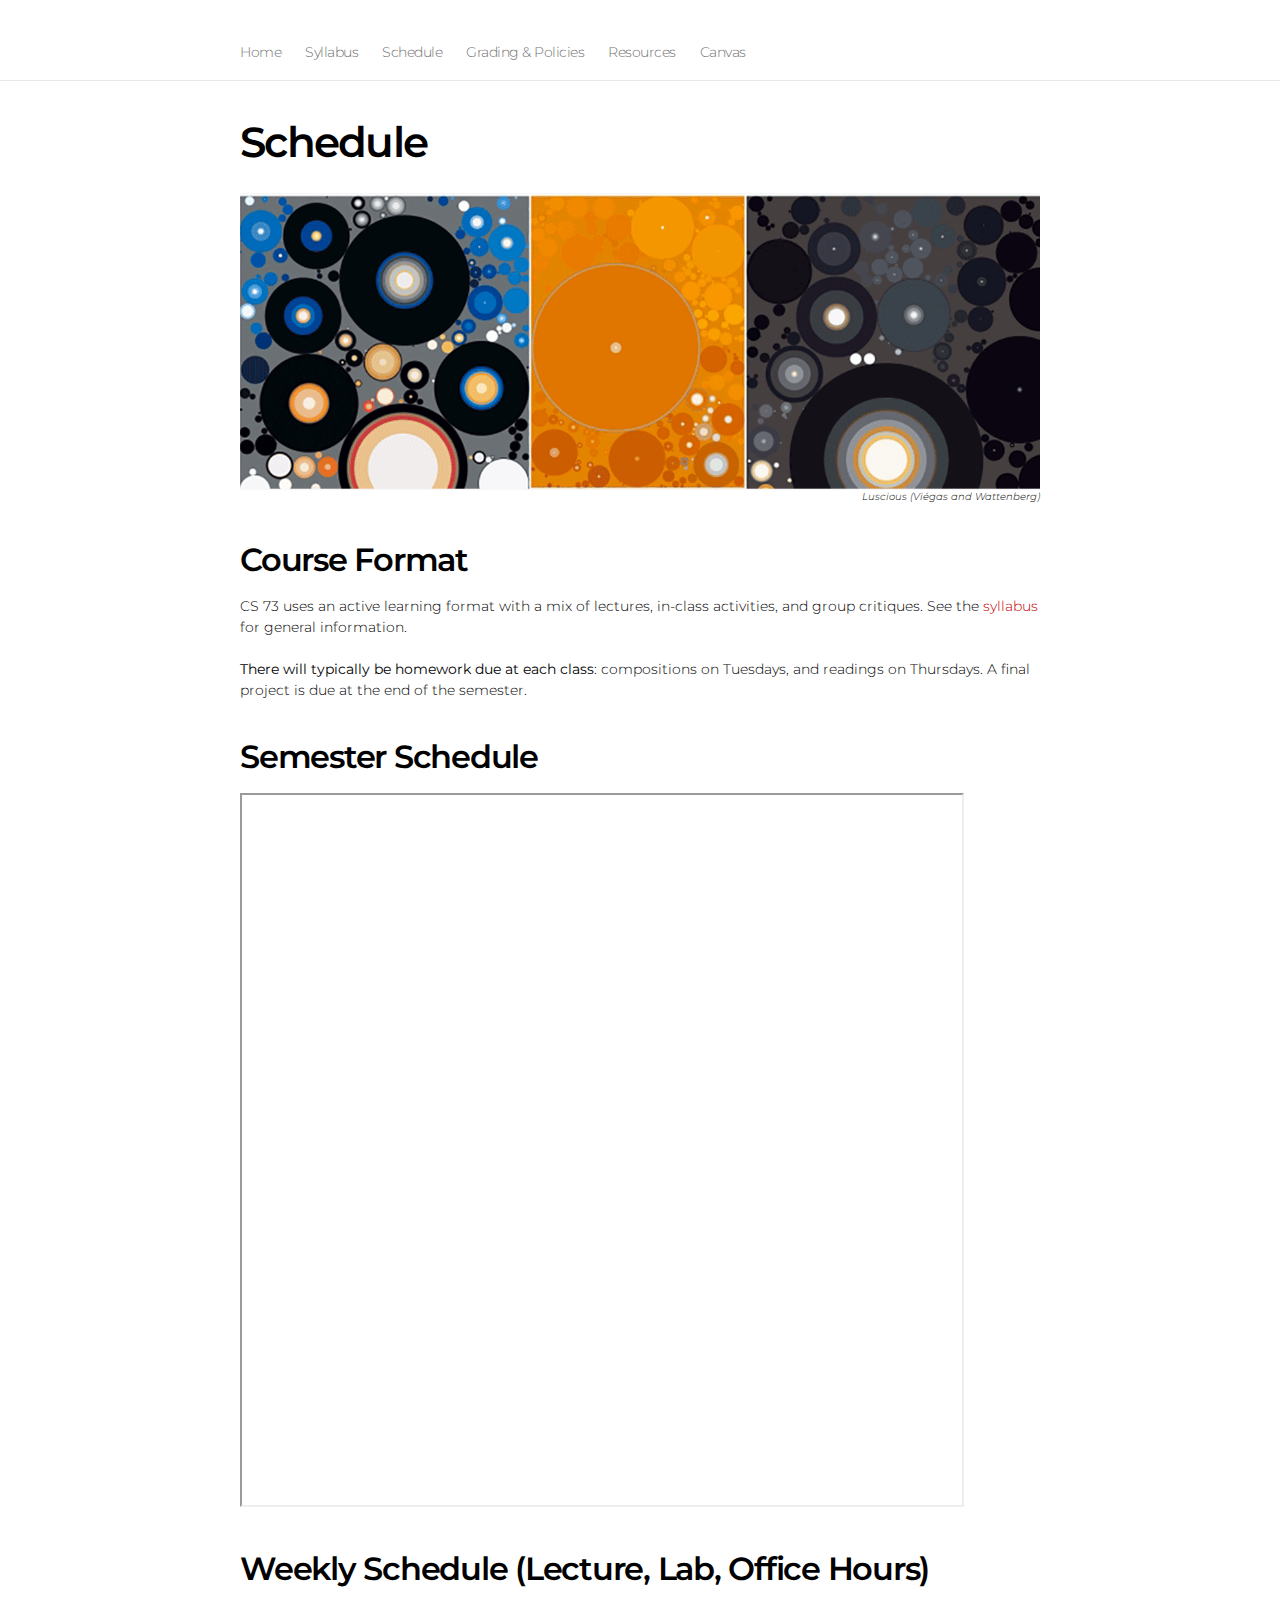
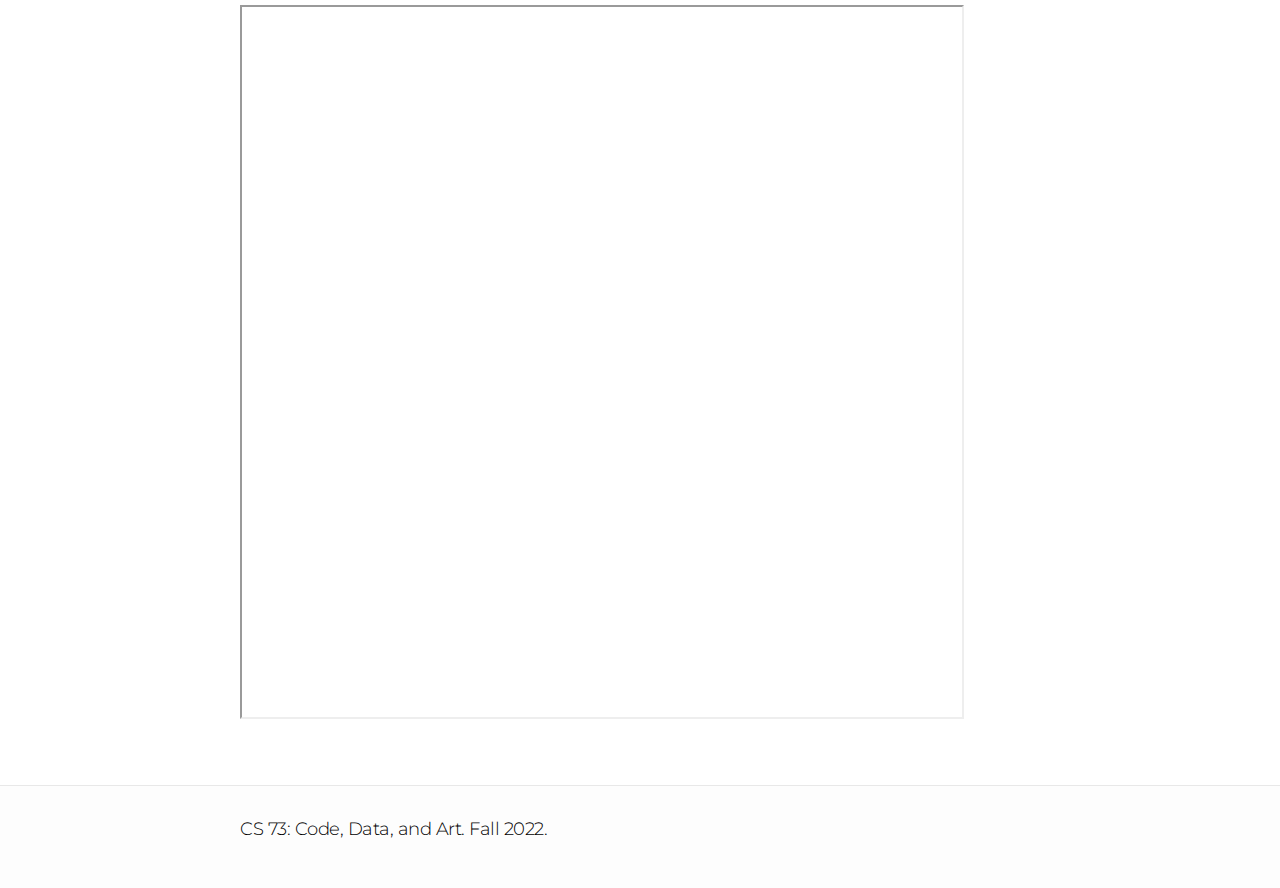
<file: schedule.html>
<!DOCTYPE html>
<html>

  <head>
  <meta charset="utf-8">
  <meta http-equiv="X-UA-Compatible" content="IE=edge">
  <title>CS 73 - Schedule</title>
  <meta name="viewport" content="width=device-width">
  <meta name="description" content="CS 73 website">
<link rel="preconnect" href="https://fonts.googleapis.com">
<link rel="preconnect" href="https://fonts.gstatic.com" crossorigin>
<link href="https://fonts.googleapis.com/css2?family=Montserrat:ital,wght@0,100;0,300;0,400;0,600;0,700;0,900&display=swap" rel="stylesheet">

  <!-- Custom CSS -->
  <link rel="stylesheet" href="main.css">
  <link rel="shortcut icon" type="image/x-icon" href="favicon.png">
</head>


 <body>
<!-- <div id="draft">DRAFT</div> -->
<header class="site-header">

  <div class="wrap">
    <nav class="site-nav">
      <a href="#" class="menu-icon">
        <svg version="1.1" xmlns="http://www.w3.org/2000/svg" xmlns:xlink="http://www.w3.org/1999/xlink" x="0px" y="0px"
           viewBox="0 0 18 15" enable-background="new 0 0 18 15" xml:space="preserve">
          <path fill="#505050" d="M18,1.484c0,0.82-0.665,1.484-1.484,1.484H1.484C0.665,2.969,0,2.304,0,1.484l0,0C0,0.665,0.665,0,1.484,0
            h15.031C17.335,0,18,0.665,18,1.484L18,1.484z"/>
          <path fill="#505050" d="M18,7.516C18,8.335,17.335,9,16.516,9H1.484C0.665,9,0,8.335,0,7.516l0,0c0-0.82,0.665-1.484,1.484-1.484
            h15.031C17.335,6.031,18,6.696,18,7.516L18,7.516z"/>
          <path fill="#505050" d="M18,13.516C18,14.335,17.335,15,16.516,15H1.484C0.665,15,0,14.335,0,13.516l0,0
            c0-0.82,0.665-1.484,1.484-1.484h15.031C17.335,12.031,18,12.696,18,13.516L18,13.516z"/>
        </svg>
      </a>

      <div class="trigger">

        <a class="page-link" href="index.html">Home</a>
        <a class="page-link" href="syllabus.html">Syllabus</a>
        <a class="page-link" href="schedule.html">Schedule</a>
        <a class="page-link" href="policy.html">Grading & Policies</a>
        <a class="page-link" href="resources.html">Resources</a>
        <a class="page-link" href="https://canvas.harvard.edu/courses/106161">
          Canvas</a>

      </div>
    </nav>

  </div>

</header>

<!----------------  PAGE CONTENT STARTS HERE ------------------>

    <div class="page-content">
      <div class="wrap">
      <div class="post">

  
  <header class="post-header">
    <h1>Schedule</h1>
  </header>
  

  <article class="post-content">


  <article class="post-content">
  <p><img src="luscious.png" width="100%;" /></p>
<div class="credits"><i>Luscious</i> (Vi&eacute;gas and Wattenberg)</div>


  <div id="schedule">

<h2 id="course-format">Course Format</h2>
<p>CS 73 uses an active learning format with a mix of lectures, in-class activities, and group critiques. See the <a href="syllabus.html">syllabus</a> for general information.
<p><br>
<strong>There will typically be homework due at each class</strong>: compositions on Tuesdays, and readings on Thursdays. A final project is due at the end of the semester.



<h2 id="class_schedule">Semester Schedule</h2>


<iframe src="https://docs.google.com/spreadsheets/d/e/2PACX-1vQYRgyvLsr-uebf_XuRf3lCTXTLSQTLt7l_p-79L_NsOGKShS24IM978KS9wIM6bC1U6sqnSeFMJ9Zm/pubhtml?widget=true&amp;headers=false" width="90%" height="710"></iframe>

<h2>Weekly Schedule (Lecture, Lab, Office Hours)</h2>

<iframe src="https://docs.google.com/spreadsheets/d/e/2PACX-1vSfJ9EviWlu_aFuPAglEhjdkq9sjnpR_7TKDnHVTbcIyrIxKUJfKxVBpVEdFfdXPFyz6ox7PGyYvvIb/pubhtml?gid=0&amp;single=true&amp;widget=true&amp;headers=false" width="90%" height="710"></iframe>


</div>

  </article>

<!----------------  PAGE CONTENT ENDS HERE ------------------>

</div>
  </div>
    </div>

<footer class="site-footer">
<div class="wrap">
<h2 class="footer-heading">CS 73: Code, Data, and Art. Fall 2022.</h2>
</div>
</footer>

</body>
</html>
</file>
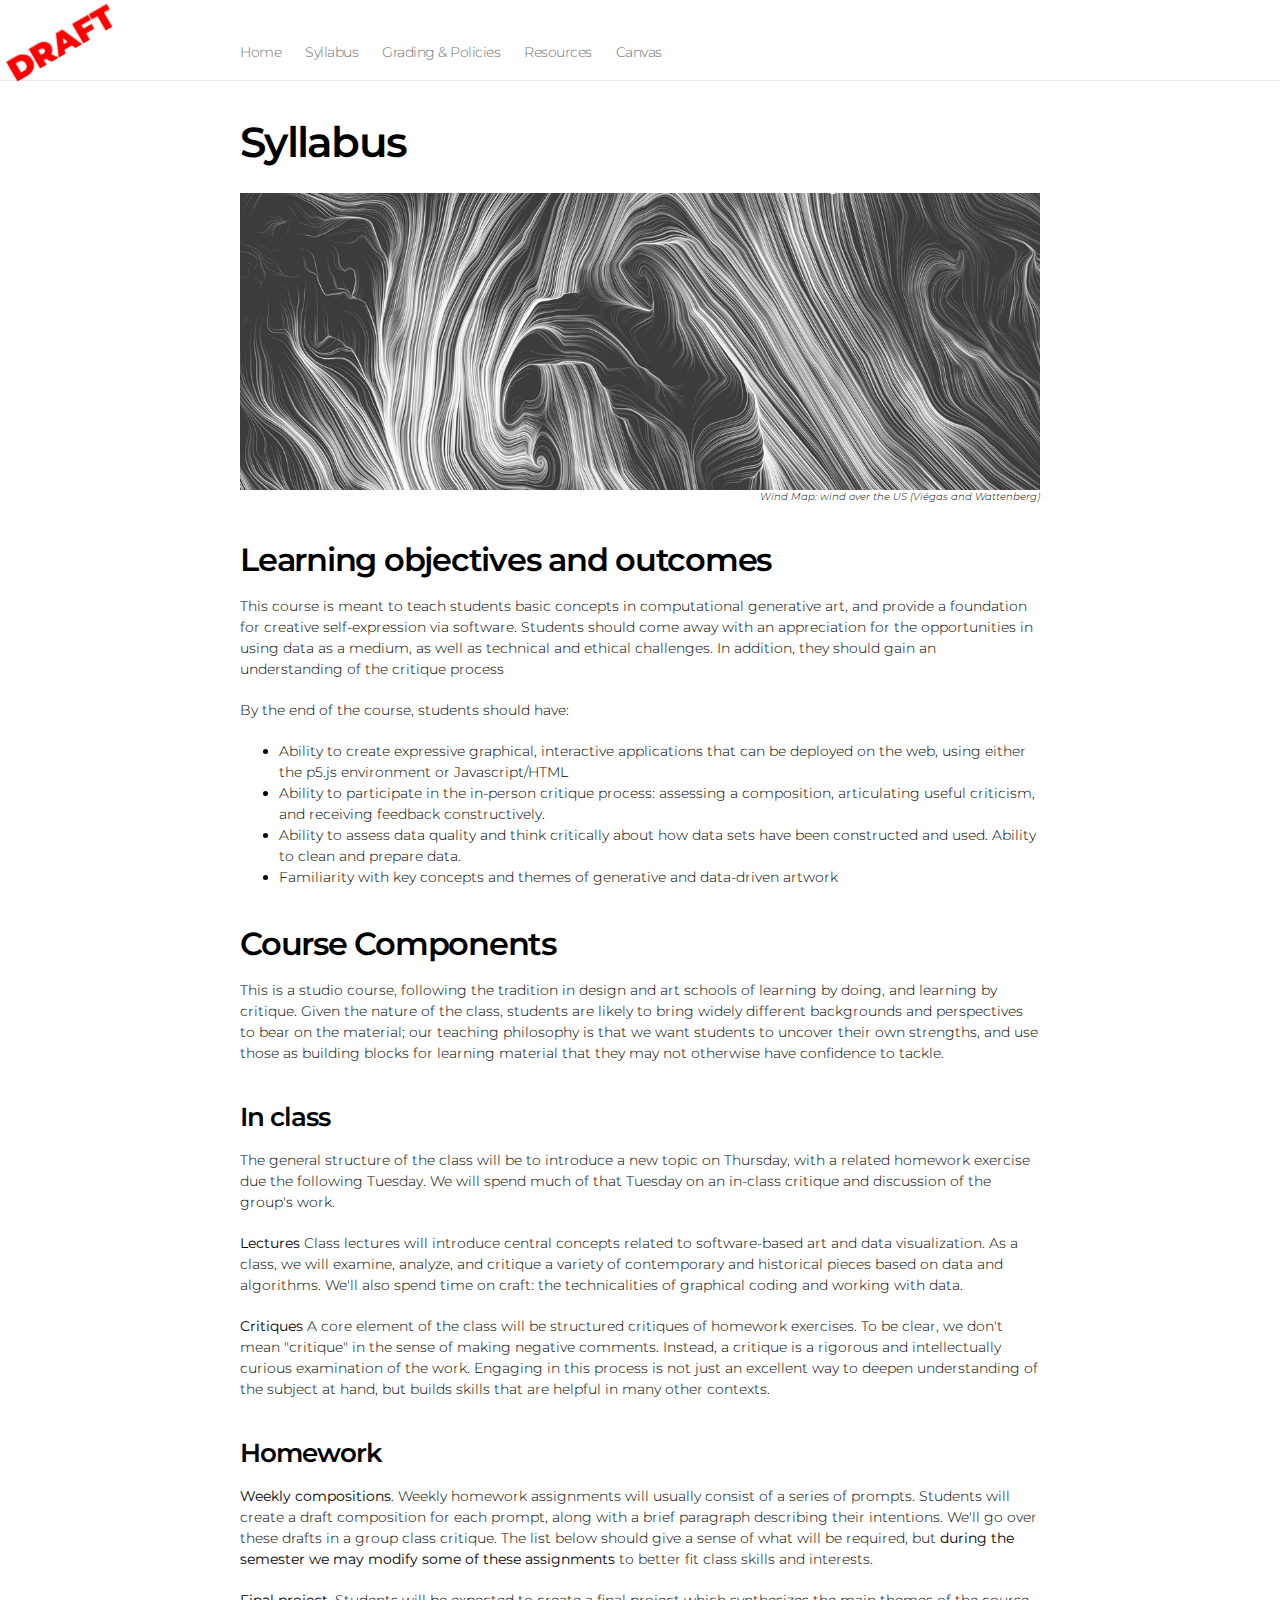
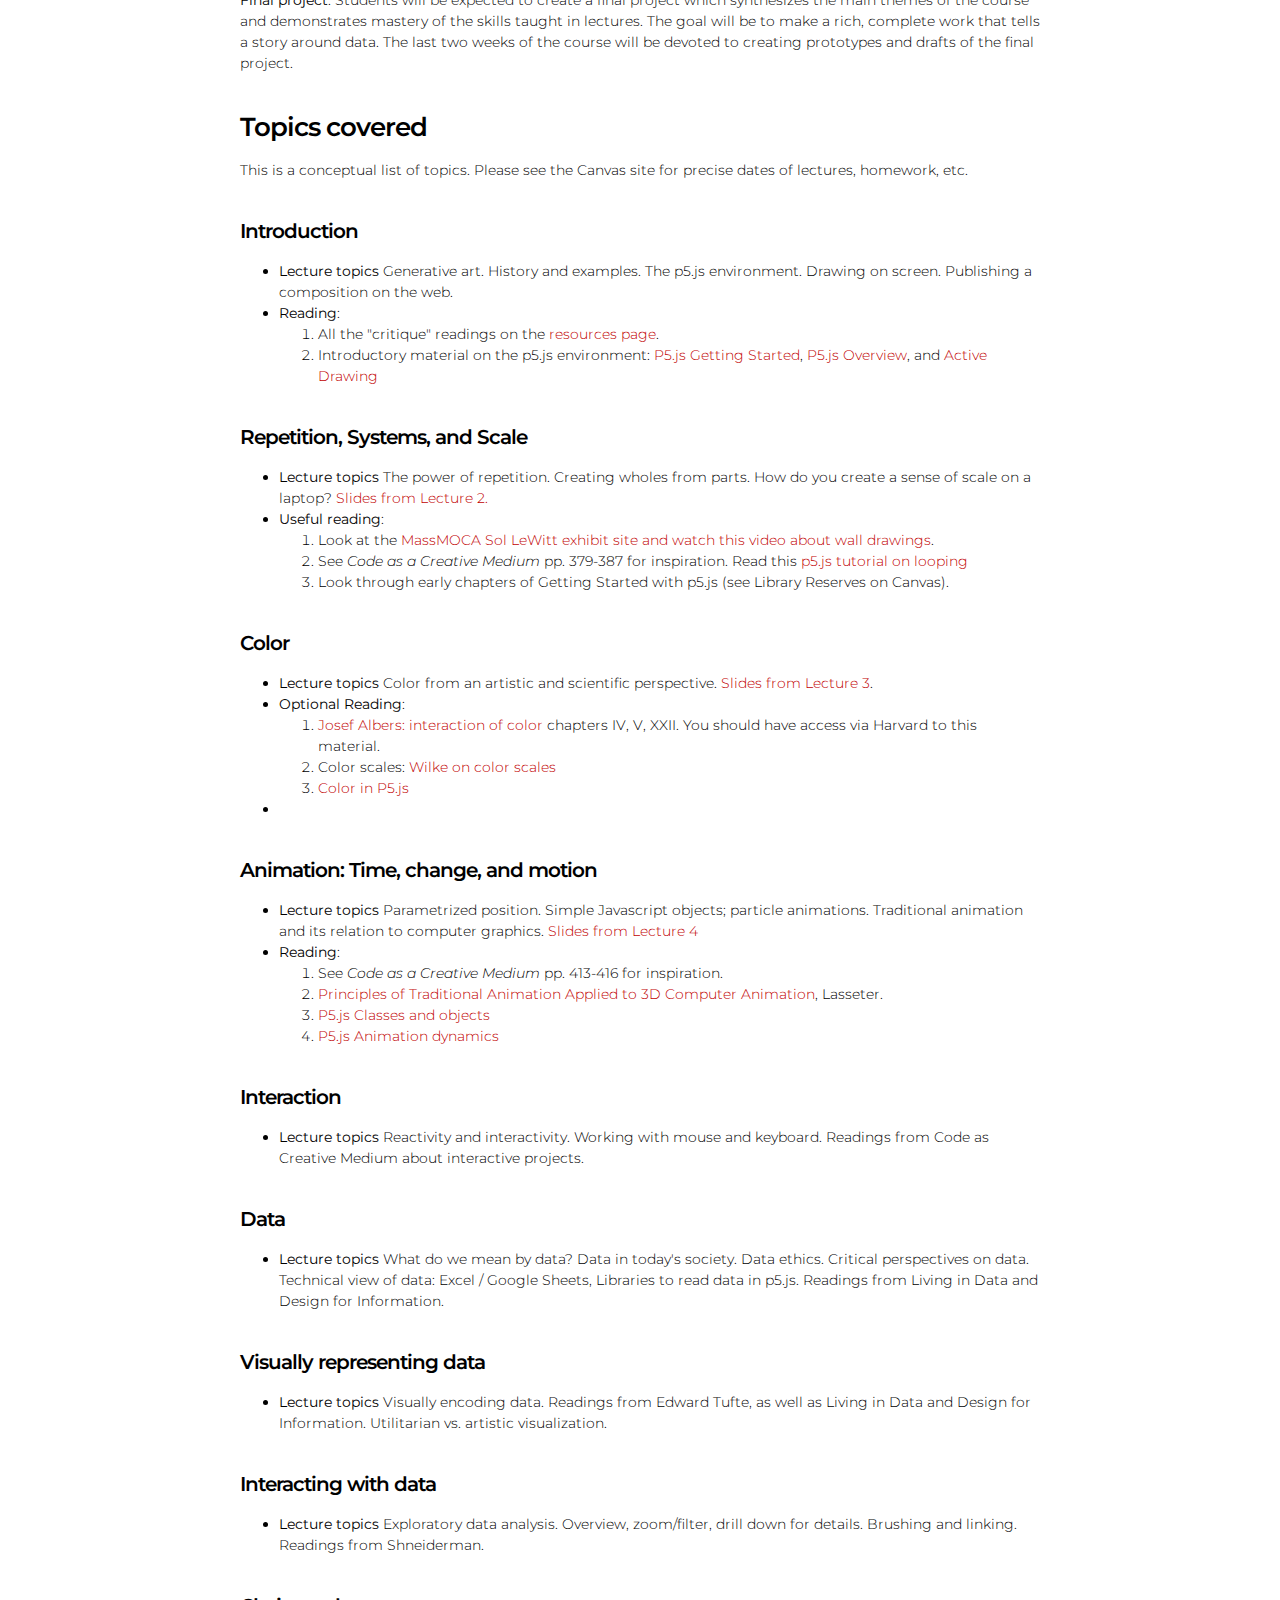
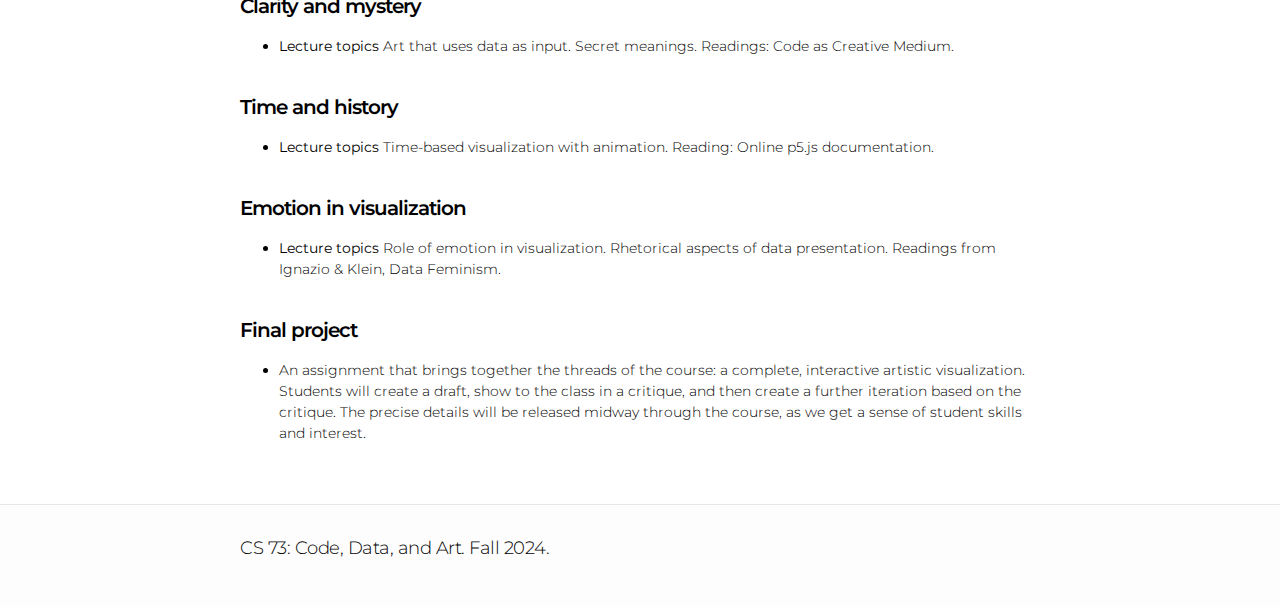
<file: syllabus.html>
<!DOCTYPE html>
<html>

  <head>
  <meta charset="utf-8">
  <meta http-equiv="X-UA-Compatible" content="IE=edge">
  <title>CS 73 - Syllabus</title>
  <meta name="viewport" content="width=device-width">
  <meta name="description" content="CS 73 website">
<link rel="preconnect" href="https://fonts.googleapis.com">
<link rel="preconnect" href="https://fonts.gstatic.com" crossorigin>
<link href="https://fonts.googleapis.com/css2?family=Montserrat:ital,wght@0,100;0,300;0,400;0,600;0,700;0,900&display=swap" rel="stylesheet">

  <!-- Custom CSS -->
  <link rel="stylesheet" href="main.css">
  <link rel="shortcut icon" type="image/x-icon" href="favicon.png">
</head>


 <body>

<div id="draft">DRAFT</div>

<header class="site-header">

  <div class="wrap">
    <nav class="site-nav">
      <a href="#" class="menu-icon">
        <svg version="1.1" xmlns="http://www.w3.org/2000/svg" xmlns:xlink="http://www.w3.org/1999/xlink" x="0px" y="0px"
           viewBox="0 0 18 15" enable-background="new 0 0 18 15" xml:space="preserve">
          <path fill="#505050" d="M18,1.484c0,0.82-0.665,1.484-1.484,1.484H1.484C0.665,2.969,0,2.304,0,1.484l0,0C0,0.665,0.665,0,1.484,0
            h15.031C17.335,0,18,0.665,18,1.484L18,1.484z"/>
          <path fill="#505050" d="M18,7.516C18,8.335,17.335,9,16.516,9H1.484C0.665,9,0,8.335,0,7.516l0,0c0-0.82,0.665-1.484,1.484-1.484
            h15.031C17.335,6.031,18,6.696,18,7.516L18,7.516z"/>
          <path fill="#505050" d="M18,13.516C18,14.335,17.335,15,16.516,15H1.484C0.665,15,0,14.335,0,13.516l0,0
            c0-0.82,0.665-1.484,1.484-1.484h15.031C17.335,12.031,18,12.696,18,13.516L18,13.516z"/>
        </svg>
      </a>

      <div class="trigger">

        <a class="page-link" href="index.html">Home</a>
        <a class="page-link" href="syllabus.html">Syllabus</a>
        <a class="page-link" href="policy.html">Grading & Policies</a>
        <a class="page-link" href="resources.html">Resources</a>
        <a class="page-link" href="https://canvas.harvard.edu/courses/122008">
          Canvas</a>

      </div>
    </nav>

  </div>

</header>

<!----------------  PAGE CONTENT STARTS HERE ------------------>
    <div class="page-content">
      <div class="wrap">
      <div class="post">

  
  <header class="post-header">
    <h1>Syllabus</h1>
  </header>
    <article class="post-content">
    

  <p><img src="wind-map.png" width="100%;" /></p>
  <div class="credits">Wind Map: wind over the US (Vi&eacute;gas and Wattenberg)</div>

  <h2> Learning objectives and outcomes</h2>

This course is meant to teach students basic concepts in computational generative art, and provide a foundation for creative self-expression via software. Students should come away with an appreciation for the opportunities in using data as a medium, as well as technical and ethical challenges. In addition, they should gain an understanding of the critique process 
<p>
By the end of the course, students should have:
<ul>
<li>Ability to create expressive graphical, interactive applications that can be deployed on the web, using either the p5.js environment or Javascript/HTML
</li><li>
Ability to participate in the in-person critique process: assessing a composition, articulating useful criticism, and receiving feedback constructively.
</li><li>
Ability to assess data quality and think critically about how data sets have been constructed and used. Ability to clean and prepare data. 
</li><li>
Familiarity with key concepts and themes of generative and data-driven artwork
</li>
</ul>


<h2 id="course-components">Course Components</h2>


This is a studio course, following the tradition in design and art schools of learning by doing, and learning by critique. Given the nature of the class, students are likely to bring widely different backgrounds and perspectives to bear on the material; our teaching philosophy is that we want students to uncover their own strengths, and use those as building blocks for learning material that they may not otherwise have confidence to tackle.

<h3 id="live-classes">In class</h3>
<p>The general structure of the class will be to introduce a new topic on Thursday, with a related homework exercise due the following Tuesday. We will spend much of that Tuesday on an in-class critique and discussion of the group's work.</p>

<strong>Lectures</strong> Class lectures will introduce central concepts related to software-based art and data visualization. As a class, we will examine, analyze, and critique a variety of contemporary and historical pieces based on data and algorithms. We'll also spend time on craft: the technicalities of graphical coding and working with data.
<p>
<strong>Critiques</strong> A core element of the class will be structured critiques of homework exercises. To be clear, we don't mean "critique" in the sense of making negative comments. Instead, a critique is a rigorous and intellectually curious examination of the work. Engaging in this process is not just an excellent way to deepen understanding of the subject at hand, but builds skills that are helpful in many other contexts. 




<h3 id="homework">Homework</h3>
<p><strong>Weekly compositions</strong>. Weekly homework assignments will usually consist of a series of prompts. Students will create a draft composition for each prompt, along with a brief paragraph describing their intentions. We'll go over these drafts in a group class critique. The list below should give a sense of what will be required, but <strong>during the semester we may modify some of these assignments</strong> to better fit class skills and interests.

<p><strong>Final project</strong>. Students will be expected to create a final project which synthesizes the main themes of the course and demonstrates mastery of the skills taught in lectures. The goal will be to make a rich, complete work that tells a story around data. The last two weeks of the course will be devoted to creating prototypes and drafts of the final project.


<h3>Topics covered</h3>

This is a conceptual list of topics. Please see the Canvas site for precise dates of lectures, homework, etc.

<p>
<h4>Introduction</h4>
<ul>
<li><strong>Lecture topics</strong> Generative art. History and examples. The p5.js environment. Drawing on screen. Publishing a composition on the web. 
<li>
<strong>Reading</strong>:   
<ol>
<li>All the "critique" readings on the <a href="resources.html">resources page</a>.</li>
<li>Introductory material on the p5.js environment: <a href="https://p5js.org/get-started/">P5.js Getting Started</a>, <a href="https://github.com/processing/p5.js/wiki/p5.js-overview">P5.js Overview</a>, and <a href="https://awarua.github.io/creative-coding/tutorials/tut02/index.html">Active Drawing</a></li>
</ol>

</ul>

<p>
<h4>Repetition, Systems, and Scale</h4>
<ul>
<li><strong>Lecture topics</strong> 
The power of repetition. Creating wholes from parts. How do you create a sense of scale on a laptop? <a href="https://docs.google.com/presentation/d/1j_kD6aC1pccV-9p4lGpP2noowHOUuVzieD0FGWftbao/edit#slide=id.g148af91d53c_0_34">Slides from Lecture 2.</a>


</li>

<li>
<strong>Useful reading</strong>:   
<ol>
<li>Look at the <a href="https://massmoca.org/sol-lewitt/">MassMOCA Sol LeWitt exhibit site<a> and watch <a href="https://www.youtube.com/watch?v=c4cgB4vJ2XY">this video about wall drawings</a>.</li>
<li>See <i>Code as a Creative Medium</i> pp. 379-387 for inspiration. Read this <a href="https://awarua.github.io/creative-coding/tutorials/tut03/index.html">p5.js tutorial on looping</a></li>
<li>Look through early chapters of Getting Started with p5.js (see Library Reserves on Canvas).</li>
</ol>
</li>



</ol>




</li>
</ul>



<p>
<h4>Color</h4>
<ul>
<li><strong>Lecture topics</strong> Color from an artistic and scientific perspective. <a href="https://docs.google.com/presentation/d/1abrIRdMnRMv2DMUiRInrGUFmHtu7PxmqZSPwg7oNL0s/edit?usp=sharing">Slides from Lecture 3</a>.
</li>

<li>
<strong>Optional Reading</strong>:   
<ol>
<li><a href="http://www.aaeportal.com.ezp-prod1.hul.harvard.edu/publications/-20307/interaction-of-color--fiftieth-anniversary-edition">Josef Albers: interaction of color</a> chapters IV, V, XXII. You should have access via Harvard to this material.</li>
<li>Color scales: <a href="https://clauswilke.com/dataviz/color-basics.html
">Wilke on color scales</a></li>
<li><a href="https://p5js.org/learn/color.html">Color in P5.js</a></li>
</ol>
</li>

<li>

</ul>
</li>



<p>
<h4>Animation: Time, change, and motion</h4>
<ul>
<li><strong>Lecture topics</strong> Parametrized position. 
Simple Javascript objects; particle animations.
Traditional animation and its relation to computer graphics.
<a href="https://docs.google.com/presentation/d/1gc3SN5Od4wkI4R4kGEwHGi498yM-ICFWN18eAL_w8no/edit#slide=id.g148af91d53c_0_34"
>Slides from Lecture 4</a>
</li>

<li>
<strong>Reading</strong>:   
<ol>
<li>See <i>Code as a Creative Medium</i> pp. 413-416 for inspiration.</li>
<li><a href="https://dl.acm.org/doi/abs/10.1145/37401.37407">Principles of Traditional Animation Applied to 3D Computer Animation</a>, Lasseter.</li>
<li><a href="https://awarua.github.io/creative-coding/tutorials/tut09/index.html">P5.js Classes and objects</a></li>
<li><a href="https://awarua.github.io/creative-coding/tutorials/tut11/index.html">P5.js Animation dynamics</a></li>
</ol>
</li>


</ul>



<p>
<h4>Interaction</h4>
<ul>
<li><strong>Lecture topics</strong> Reactivity and interactivity. Working with mouse and keyboard. Readings from Code as Creative Medium about interactive projects.
</li>

</ul>




<p>
<h4>Data</h4>
<ul>
<li><strong>Lecture topics</strong> What do we mean by data? Data in today's society. Data ethics. Critical perspectives on data. Technical view of data: Excel / Google Sheets, Libraries to read data in p5.js. Readings from Living in Data and Design for Information.
</li>

</ul>



<p>
<h4>Visually representing data</h4>
<ul>
<li><strong>Lecture topics</strong> Visually encoding data. Readings from Edward Tufte, as well as Living in Data and Design for Information. Utilitarian vs. artistic visualization.
</li>

</ul>



<p>
<h4>Interacting with data</h4>
<ul>
<li><strong>Lecture topics</strong> Exploratory data analysis. Overview, zoom/filter, drill down for details. Brushing and linking. Readings from Shneiderman.
</li>

</ul>



<p>
<h4>Clarity and mystery</h4>
<ul>
<li><strong>Lecture topics</strong> Art that uses data as input. Secret meanings. Readings: Code as Creative Medium.
</li>

</ul>



<p>
<h4>Time and history</h4>
<ul>
<li><strong>Lecture topics</strong> Time-based visualization with animation. Reading: Online p5.js documentation.
</li>

</ul>



<p>
<h4>Emotion in visualization</h4>
<ul>
<li><strong>Lecture topics</strong> Role of emotion in visualization. 
Rhetorical aspects of data presentation. Readings from Ignazio & Klein, Data Feminism.
</li>

</ul>


<p>
<h4>Final project</h4>
<ul>
<li>
  An assignment that brings together the threads of the course: a complete, interactive artistic visualization. Students will create a draft, show to the class in a critique, and then create a further iteration based on the critique. The precise details will be released midway through the course, as we get a sense of student skills and interest. 
</li>
</ul>





<p><p><p>

  </article>

<!----------------  PAGE CONTENT ENDS HERE ------------------>

</div>
  </div>
    </div>

<footer class="site-footer">
<div class="wrap">
<h2 class="footer-heading">CS 73: Code, Data, and Art. Fall 2024.</h2>
</div>
</footer>

</body>
</html>
</file>
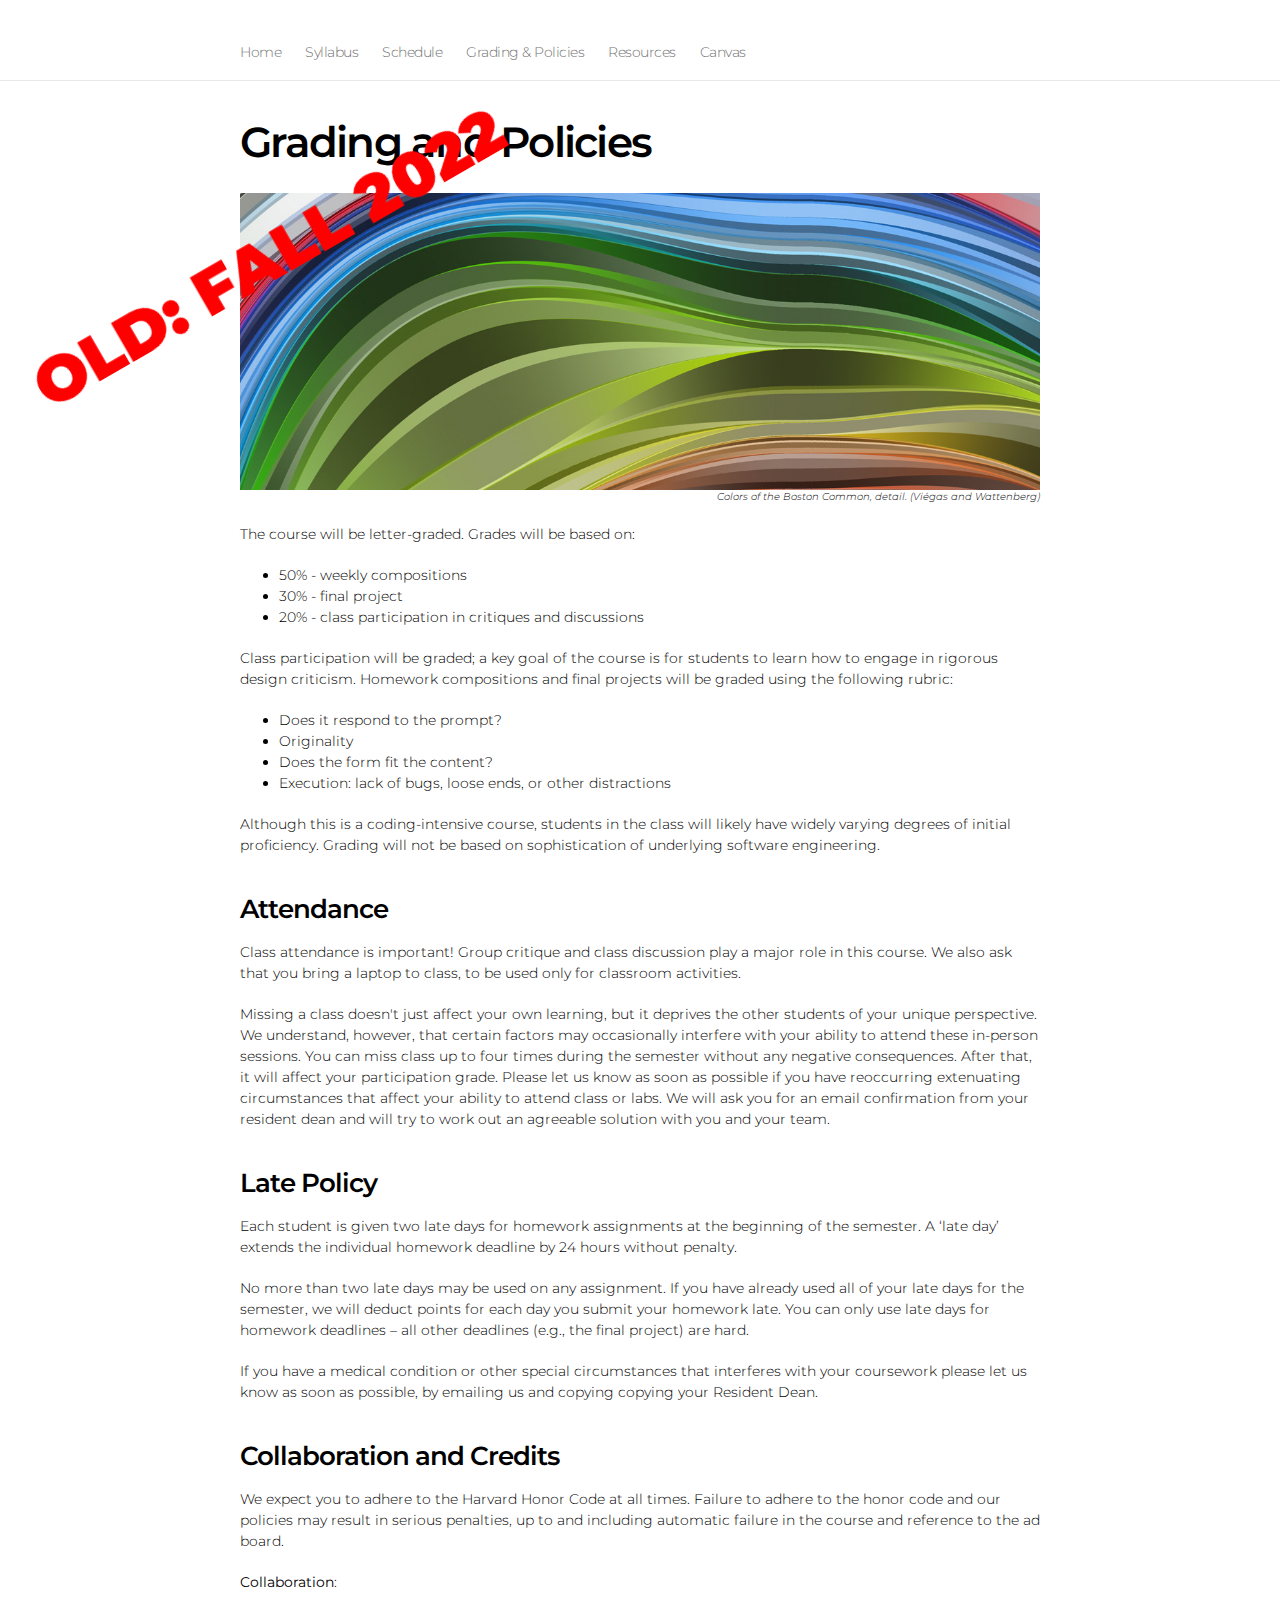
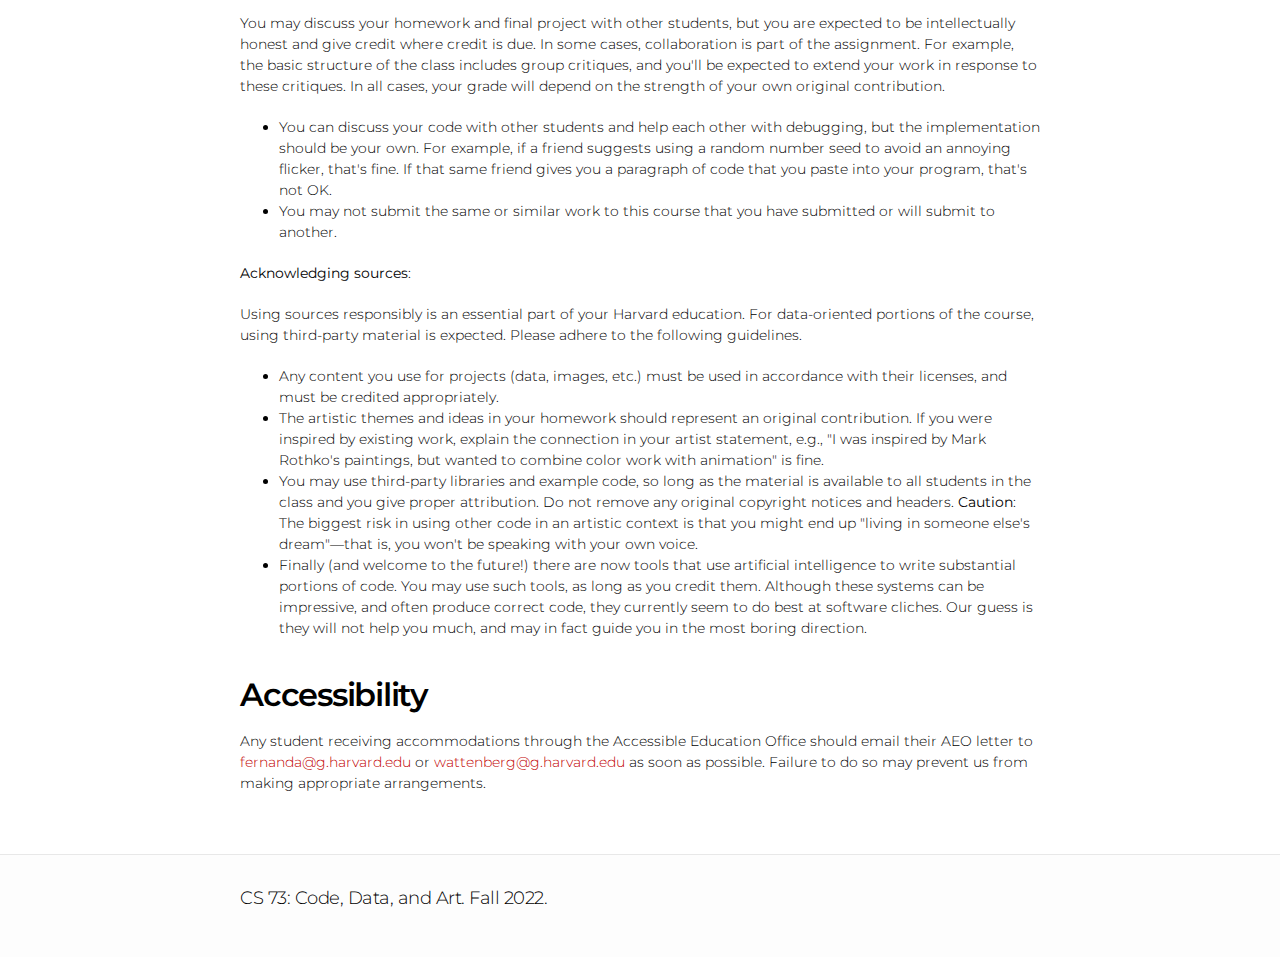
<file: Fall2022/policy.html>
<!DOCTYPE html>
<html>

  <head>
  <meta charset="utf-8">
  <meta http-equiv="X-UA-Compatible" content="IE=edge">
  <title>CS 73 - Policies and Grading</title>
  <meta name="viewport" content="width=device-width">
  <meta name="description" content="CS 73 website">
<link rel="preconnect" href="https://fonts.googleapis.com">
<link rel="preconnect" href="https://fonts.gstatic.com" crossorigin>
<link href="https://fonts.googleapis.com/css2?family=Montserrat:ital,wght@0,100;0,300;0,400;0,600;0,700;0,900&display=swap" rel="stylesheet">

  <!-- Custom CSS -->
  <link rel="stylesheet" href="main.css">
  <link rel="shortcut icon" type="image/x-icon" href="favicon.png">
</head>


 <body>
<div id="draft">OLD: FALL 2022</div>

<header class="site-header">

  <div class="wrap">
    <nav class="site-nav">
      <a href="#" class="menu-icon">
        <svg version="1.1" xmlns="http://www.w3.org/2000/svg" xmlns:xlink="http://www.w3.org/1999/xlink" x="0px" y="0px"
           viewBox="0 0 18 15" enable-background="new 0 0 18 15" xml:space="preserve">
          <path fill="#505050" d="M18,1.484c0,0.82-0.665,1.484-1.484,1.484H1.484C0.665,2.969,0,2.304,0,1.484l0,0C0,0.665,0.665,0,1.484,0
            h15.031C17.335,0,18,0.665,18,1.484L18,1.484z"/>
          <path fill="#505050" d="M18,7.516C18,8.335,17.335,9,16.516,9H1.484C0.665,9,0,8.335,0,7.516l0,0c0-0.82,0.665-1.484,1.484-1.484
            h15.031C17.335,6.031,18,6.696,18,7.516L18,7.516z"/>
          <path fill="#505050" d="M18,13.516C18,14.335,17.335,15,16.516,15H1.484C0.665,15,0,14.335,0,13.516l0,0
            c0-0.82,0.665-1.484,1.484-1.484h15.031C17.335,12.031,18,12.696,18,13.516L18,13.516z"/>
        </svg>
      </a>

      <div class="trigger">

        <a class="page-link" href="index.html">Home</a>
        <a class="page-link" href="syllabus.html">Syllabus</a>
        <a class="page-link" href="schedule.html">Schedule</a>
        <a class="page-link" href="policy.html">Grading & Policies</a>
        <a class="page-link" href="resources.html">Resources</a>
        <a class="page-link" href="https://canvas.harvard.edu/courses/106161">
          Canvas</a>

      </div>
    </nav>

  </div>

</header>

<!----------------  PAGE CONTENT STARTS HERE ------------------>
    <div class="page-content">
      <div class="wrap">
      <div class="post">

  
  <header class="post-header">
    <h1>Grading and Policies</h1>
  </header>
  

  <article class="post-content">

  <p><img src="flickr-flow-cover.jpeg" width="100%;" /></p>
  <div class="credits">Colors of the Boston Common, detail. (Vi&eacute;gas and Wattenberg)</div>

The course will be letter-graded. Grades will be based on:
<ul>
<li>50% - weekly compositions</li>
<li>30% - final project</li>
<li>20% - class participation in critiques and discussions</li>
</ul>
<p>
Class participation will be graded; a key goal of the course is for students to learn how to engage in rigorous design criticism. Homework compositions and final projects will be graded using the following rubric:
<p>
<ul>
<li>Does it respond to the prompt?</li>
<li>Originality</li>
<li>Does the form fit the content?</li>
<li>Execution: lack of bugs, loose ends, or other distractions</li>
</ul>
<p>
Although this is a coding-intensive course, students in the class will likely have widely varying degrees of initial proficiency. Grading will not be based on sophistication of underlying software engineering.




<h3 id="attendance">Attendance</h3>

Class attendance is important! Group critique and class discussion play a major role in this course. We also ask that you bring a laptop to class, to be used only for classroom activities.

<p>Missing a class doesn't just affect your own learning, but it deprives the other students of your unique perspective. We understand, however, that certain factors may occasionally interfere with your ability to attend these in-person sessions.
You can miss class up to four times during the semester without any negative consequences. After that, it will affect your participation grade. Please let us know as soon as possible if you have reoccurring extenuating circumstances that affect your ability to attend class or labs. We will ask you for an email confirmation from your resident dean and will try to work out an agreeable solution with you and your team.</p>


<h3 id="late-policy">Late Policy</h3>
<p>Each student is given two late days for homework assignments at the beginning of the semester. A ‘late day’ extends the individual homework deadline by 24 hours without penalty.</p>

<p>No more than two late days may be used on any assignment. If you have already used all of your late days for the semester, we will deduct points for each day you submit your homework late. You can only use late days for homework deadlines – all other deadlines (e.g., the final project) are hard.</p>

<p>If you have a medical condition or other special circumstances that interferes with your coursework please let us know as soon as possible, by emailing us and copying copying your Resident Dean.</p>

<h3 id="collaboration-policy">Collaboration and Credits</h3>

<p>We expect you to adhere to the Harvard Honor Code at all times. Failure to adhere to the honor code and our policies may result in serious penalties, up to and including automatic failure in the course and reference to the ad board.</p>

<strong>Collaboration</strong>: 

<p>You may discuss your homework and final project with other students, but you are expected to be intellectually honest and give credit where credit is due. In some cases, collaboration is part of the assignment. For example, the basic structure of the class includes group critiques, and you'll be expected to extend your work in response to these critiques. In all cases, your grade will depend on the strength of your own original contribution.
<p>
<ul>

  <li>You can discuss your code with other students and help each other with debugging, but the implementation should be your own. For example, if a friend suggests using a random number seed to avoid an annoying flicker, that's fine. If that same friend gives you a paragraph of code that you paste into your program, that's not OK.</li>
  <li>You may not submit the same or similar work to this course that you have submitted or will submit to another.</li>
</ul>

<strong>Acknowledging sources</strong>: 

<p>Using sources responsibly is an essential part of your Harvard education. For data-oriented portions of the course, using third-party material is expected. Please adhere to the following guidelines.</p>

<ul>
  <li>
  Any content you use for projects (data, images, etc.) must be used in accordance with their licenses, and must be credited appropriately.
  </li>
  <li>The artistic themes and ideas in your homework should represent an original contribution. If you were inspired by existing work, explain the connection in your artist statement, e.g., "I was inspired by Mark Rothko's paintings, but wanted to combine color work with animation" is fine. </li>
  <li>You may use third-party libraries and example code, so long as the material is available to all students in the class and you give proper attribution. Do not remove any original copyright notices and headers. <strong>Caution</strong>: The biggest risk in using other code in an artistic context is that you might end up "living in someone else's dream"&mdash;that is, you won't be speaking with your own voice.</li>
  <li>
  Finally (and welcome to the future!) there are now tools that use artificial intelligence to write substantial portions of code. You may use such tools, as long as you credit them. Although these systems can be impressive, and often produce correct code, they currently seem to do best at software cliches. Our guess is they will not help you much, and may in fact guide you in the most boring direction. 
  </li>
</ul>


<h2 id="accessibility">Accessibility</h2>
Any student receiving accommodations through the Accessible Education Office should email their AEO letter to <a href="mailto:fernanda@g.harvard.edu">fernanda@g.harvard.edu</a> or <a href="mailto:wattenberg@g.harvard.edu">wattenberg@g.harvard.edu</a> as soon as possible. Failure to do so may prevent us from making appropriate arrangements.</p>



</article>

<!----------------  PAGE CONTENT ENDS HERE ------------------>

</div>
  </div>
    </div>

<footer class="site-footer">
<div class="wrap">
<h2 class="footer-heading">CS 73: Code, Data, and Art. Fall 2022.</h2>
</div>
</footer>

</body>
</html>
</file>
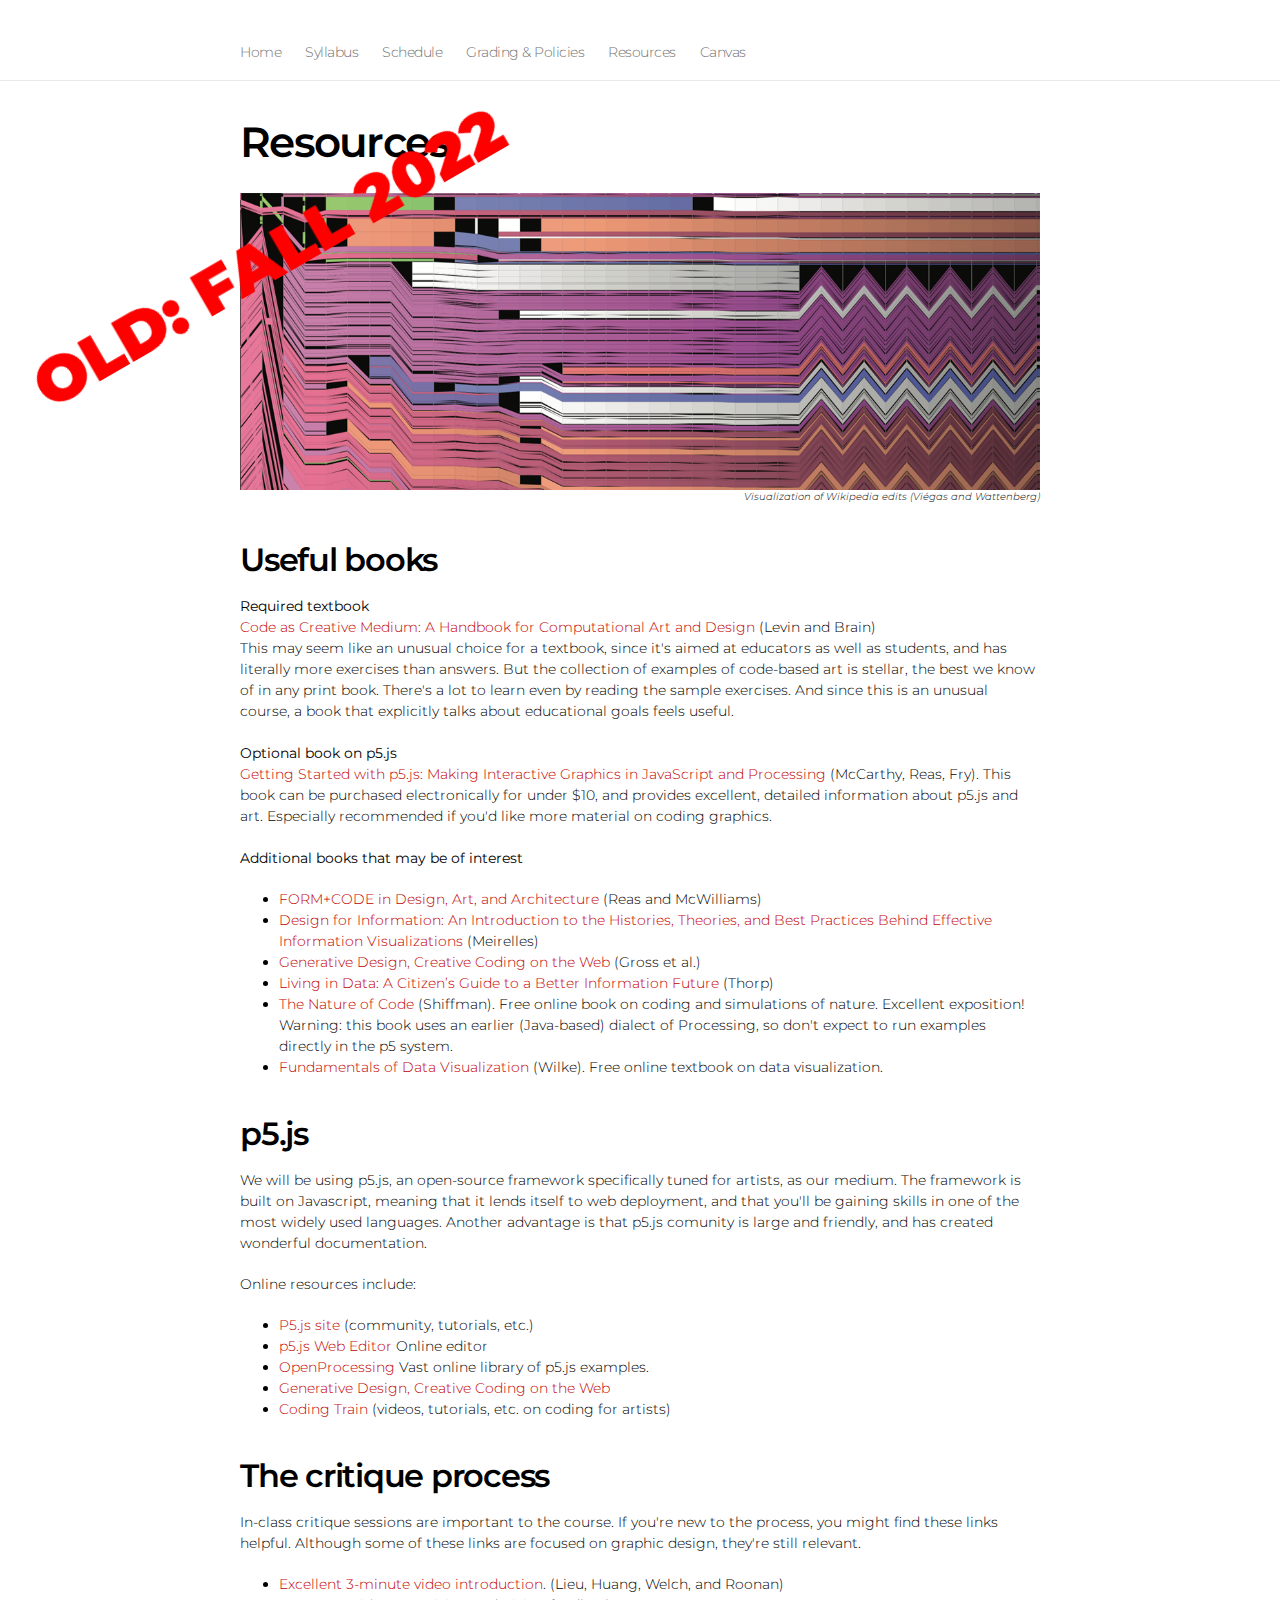
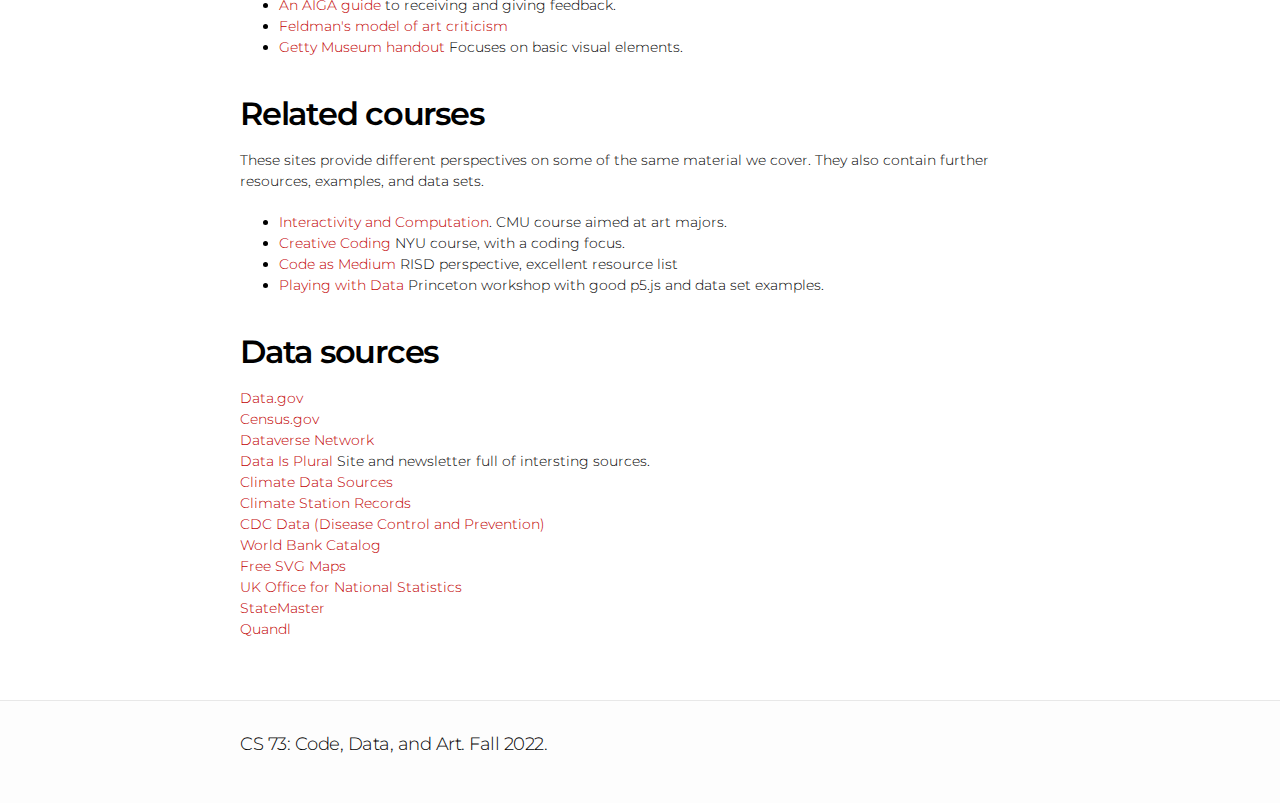
<file: Fall2022/resources.html>
<!DOCTYPE html>
<html>

  <head>
  <meta charset="utf-8">
  <meta http-equiv="X-UA-Compatible" content="IE=edge">
  <title>CS 73 - Resources</title>
  <meta name="viewport" content="width=device-width">
  <meta name="description" content="CS 73 website">
<link rel="preconnect" href="https://fonts.googleapis.com">
<link rel="preconnect" href="https://fonts.gstatic.com" crossorigin>
<link href="https://fonts.googleapis.com/css2?family=Montserrat:ital,wght@0,100;0,300;0,400;0,600;0,700;0,900&display=swap" rel="stylesheet">

  <!-- Custom CSS -->
  <link rel="stylesheet" href="main.css">
  <link rel="shortcut icon" type="image/x-icon" href="favicon.png">
</head>


 <body>
<div id="draft">OLD: FALL 2022</div>

<header class="site-header">

  <div class="wrap">
    <nav class="site-nav">
      <a href="#" class="menu-icon">
        <svg version="1.1" xmlns="http://www.w3.org/2000/svg" xmlns:xlink="http://www.w3.org/1999/xlink" x="0px" y="0px"
           viewBox="0 0 18 15" enable-background="new 0 0 18 15" xml:space="preserve">
          <path fill="#505050" d="M18,1.484c0,0.82-0.665,1.484-1.484,1.484H1.484C0.665,2.969,0,2.304,0,1.484l0,0C0,0.665,0.665,0,1.484,0
            h15.031C17.335,0,18,0.665,18,1.484L18,1.484z"/>
          <path fill="#505050" d="M18,7.516C18,8.335,17.335,9,16.516,9H1.484C0.665,9,0,8.335,0,7.516l0,0c0-0.82,0.665-1.484,1.484-1.484
            h15.031C17.335,6.031,18,6.696,18,7.516L18,7.516z"/>
          <path fill="#505050" d="M18,13.516C18,14.335,17.335,15,16.516,15H1.484C0.665,15,0,14.335,0,13.516l0,0
            c0-0.82,0.665-1.484,1.484-1.484h15.031C17.335,12.031,18,12.696,18,13.516L18,13.516z"/>
        </svg>
      </a>

      <div class="trigger">

        <a class="page-link" href="index.html">Home</a>
        <a class="page-link" href="syllabus.html">Syllabus</a>
        <a class="page-link" href="schedule.html">Schedule</a>
        <a class="page-link" href="policy.html">Grading & Policies</a>
        <a class="page-link" href="resources.html">Resources</a>
        <a class="page-link" href="https://canvas.harvard.edu/courses/106161">
          Canvas</a>

      </div>
    </nav>

  </div>

</header>

<!----------------  PAGE CONTENT STARTS HERE ------------------>

    <div class="page-content">
      <div class="wrap">
      <div class="post">

  
  <header class="post-header">
    <h1>Resources</h1>
  </header>
  
  <article class="post-content">

 <p><img src="history-flow-cover.png" width="100%;" /></p>
  <div class="credits">Visualization of Wikipedia edits (Vi&eacute;gas and Wattenberg)</div>

<h2 id="required-textbooks">Useful books</h2>

<strong>Required textbook</strong><br>
<a href="https://www.penguinrandomhouse.com/books/669487/code-as-creative-medium-by-golan-levin-and-tega-brain/">Code as Creative Medium: A Handbook for Computational Art and Design</a> (Levin and Brain)
<br>
This may seem like an unusual choice for a textbook, since it's aimed at educators as well as students, and has literally more exercises than answers. But the collection of examples of code-based art is stellar, the best we know of in any print book. There's a lot to learn even by reading the sample exercises. And since this is an unusual course, a book that explicitly talks about educational goals feels useful.
<br><br>
<strong>Optional book on p5.js</strong><br> <a href="https://p5js.org/books/">Getting Started with p5.js: Making Interactive Graphics in JavaScript and Processing</a> (McCarthy, Reas, Fry). This book can be purchased electronically for under $10, and provides excellent, detailed information about p5.js and art. Especially recommended if you'd like more material on coding graphics.

<br><br>
  <strong>Additional books that may be of interest</strong><ul>
    <li><a href="http://formandcode.com/">FORM+CODE in Design, Art, and Architecture</a> (Reas and McWilliams)</li>
    <li><a href="https://www.amazon.com/Design-Information-Introduction-Histories-Visualizations/dp/1592538061">Design for Information: An Introduction to the Histories, Theories, and Best Practices Behind Effective Information Visualizations</a> (Meirelles)</li>
    <li><a href="https://www.amazon.com/gp/product/1616897589">Generative Design, Creative Coding on the Web</a> (Gross et al.)</li>
    <li><a href="https://www.amazon.com/Living-Data-Citizens-Better-Information/dp/0374189900">Living in Data: A Citizen’s Guide to a Better Information Future</a> (Thorp)</li>
    <li><a href="https://natureofcode.com/">The Nature of Code</a> (Shiffman). Free online book on coding and simulations of nature. Excellent exposition! Warning: this book uses an earlier (Java-based) dialect of Processing, so don't expect to run examples directly in the p5 system.</li>
    <li><a href="https://clauswilke.com/dataviz/">Fundamentals of Data Visualization</a> (Wilke). Free online textbook on data visualization.
  </ul>





<h2>p5.js</h2>

We will be using p5.js, an open-source framework specifically tuned for artists, as our medium. The framework is built on Javascript, meaning that it lends itself to web deployment, and that you'll be gaining skills in one of the most widely used languages. Another advantage is that p5.js comunity is large and friendly, and has created wonderful documentation.
<p>
Online resources include: 
<p>
<ul>
<li><a href="https://p5js.org/">P5.js site</a> (community, tutorials, etc.)</li>
<li><a href="https://editor.p5js.org/">p5.js Web Editor</a> Online editor</li>
<li><a href="https://openprocessing.org/">OpenProcessing</a> Vast online library of p5.js examples.</li>
<li><a href="http://www.generative-gestaltung.de/2/">Generative Design, Creative Coding on the Web</a></li>
<li><a href="https://thecodingtrain.com/">Coding Train </a>(videos, tutorials, etc. on coding for artists)</li>
</ul>

<h2>The critique process</h2>

In-class critique sessions are important to the course. If you're new to the process, you might find these links helpful. Although some of these links are focused on graphic design, they're still relevant.

<ul>
    <li><a href="https://artprof.org/learn/fundamentals/critiques-how-to/how-to-critique-art/">Excellent 3-minute video introduction</a>.  (Lieu, Huang, Welch, and Roonan)</li>
  <li><a href="https://www.aiga.org/resources/how-to-survive-a-critique-a-guide-to-giving-and-receiving-feedback">An AIGA guide</a> to receiving and giving feedback.</li>
  <li><a href="https://www2.gvsu.edu/hipshean/resources/Feldman's%20Model%20Crit.pdf">Feldman's model of art criticism</a></li>
  <li><a href="https://www.getty.edu/education/teachers/building_lessons/formal_analysis.html">Getty Museum handout</a> Focuses on basic visual elements.</li>
</ul>

<h2>Related courses</h2>

These sites provide different perspectives on some of the same material we cover. They also contain further resources, examples, and data sets.

<ul>
    <li><a href="https://courses.ideate.cmu.edu/60-212/s2022/">Interactivity and Computation</a>.  CMU course aimed at art majors.</li>
  <li><a href="https://idmnyu.github.io/DM-GY-6063-Creative-Coding-A-Fall-2020/">Creative Coding</a> NYU course, with a coding focus.</li>
  <li><a href="https://risd-creative-programming.github.io/s15-codeasmedium/index.html">Code as Medium</a> RISD perspective, excellent resource list</li>
  <li><a href="https://github.com/Princeton-CDH/playingwithdata">Playing with Data</a> Princeton workshop with good p5.js and data set examples.</li>
</ul>


<!--

<h2 id="web-development">Web development</h2>

<p><a href="https://courseduck.com/programming/javascript/">Courseduck Javascript</a> - Listing of best online JS courses
<a href="http://eloquentjavascript.net/">Eloquent Javascript Book</a> <br />
<a href="http://devdocs.io/">DevDocs</a>, <a href="https://developer.mozilla.org/en-US/">Mozilla Developer Network</a> - Unified documentations on major web technologies <br />
<a href="https://github.com/">Github (Git repository hosting service)</a> - Version control system for software development (<a href="https://education.github.com/pack">free private repositories for students</a>)</p>
-->

<h2 id="data-sources">Data sources</h2>

<p><a href="http://www.data.gov/">Data.gov</a><br />
<a href="http://www.census.gov/">Census.gov</a><br />
<a href="http://thedata.org/">Dataverse Network</a><br />
<a href="https://www.data-is-plural.com/">Data Is Plural</a> Site and newsletter full of intersting sources.<br> 
<a href="http://www.realclimate.org/index.php/data-sources/">Climate Data Sources</a><br />
<a href="http://www.metoffice.gov.uk/climatechange/science/monitoring/subsets.html">Climate Station Records</a><br />
<a href="http://www.cdc.gov/nchs/data_access/data_tools.htm">CDC Data (Disease Control and Prevention)</a><br />
<a href="http://data.worldbank.org/data-catalog">World Bank Catalog</a><br />
<a href="http://www.d-maps.com/index.php?lang=en">Free SVG Maps</a><br />
<a href="http://www.statistics.gov.uk/default.asp">UK Office for National Statistics</a><br />
<a href="http://www.statemaster.com/index.php">StateMaster</a><br />
<a href="http://www.quandl.com">Quandl</a></p>


  </article>

<!----------------  PAGE CONTENT ENDS HERE ------------------>

</div>
  </div>
    </div>

<footer class="site-footer">
<div class="wrap">
<h2 class="footer-heading">CS 73: Code, Data, and Art. Fall 2022.</h2>
</div>
</footer>

</body>
</html>
</file>
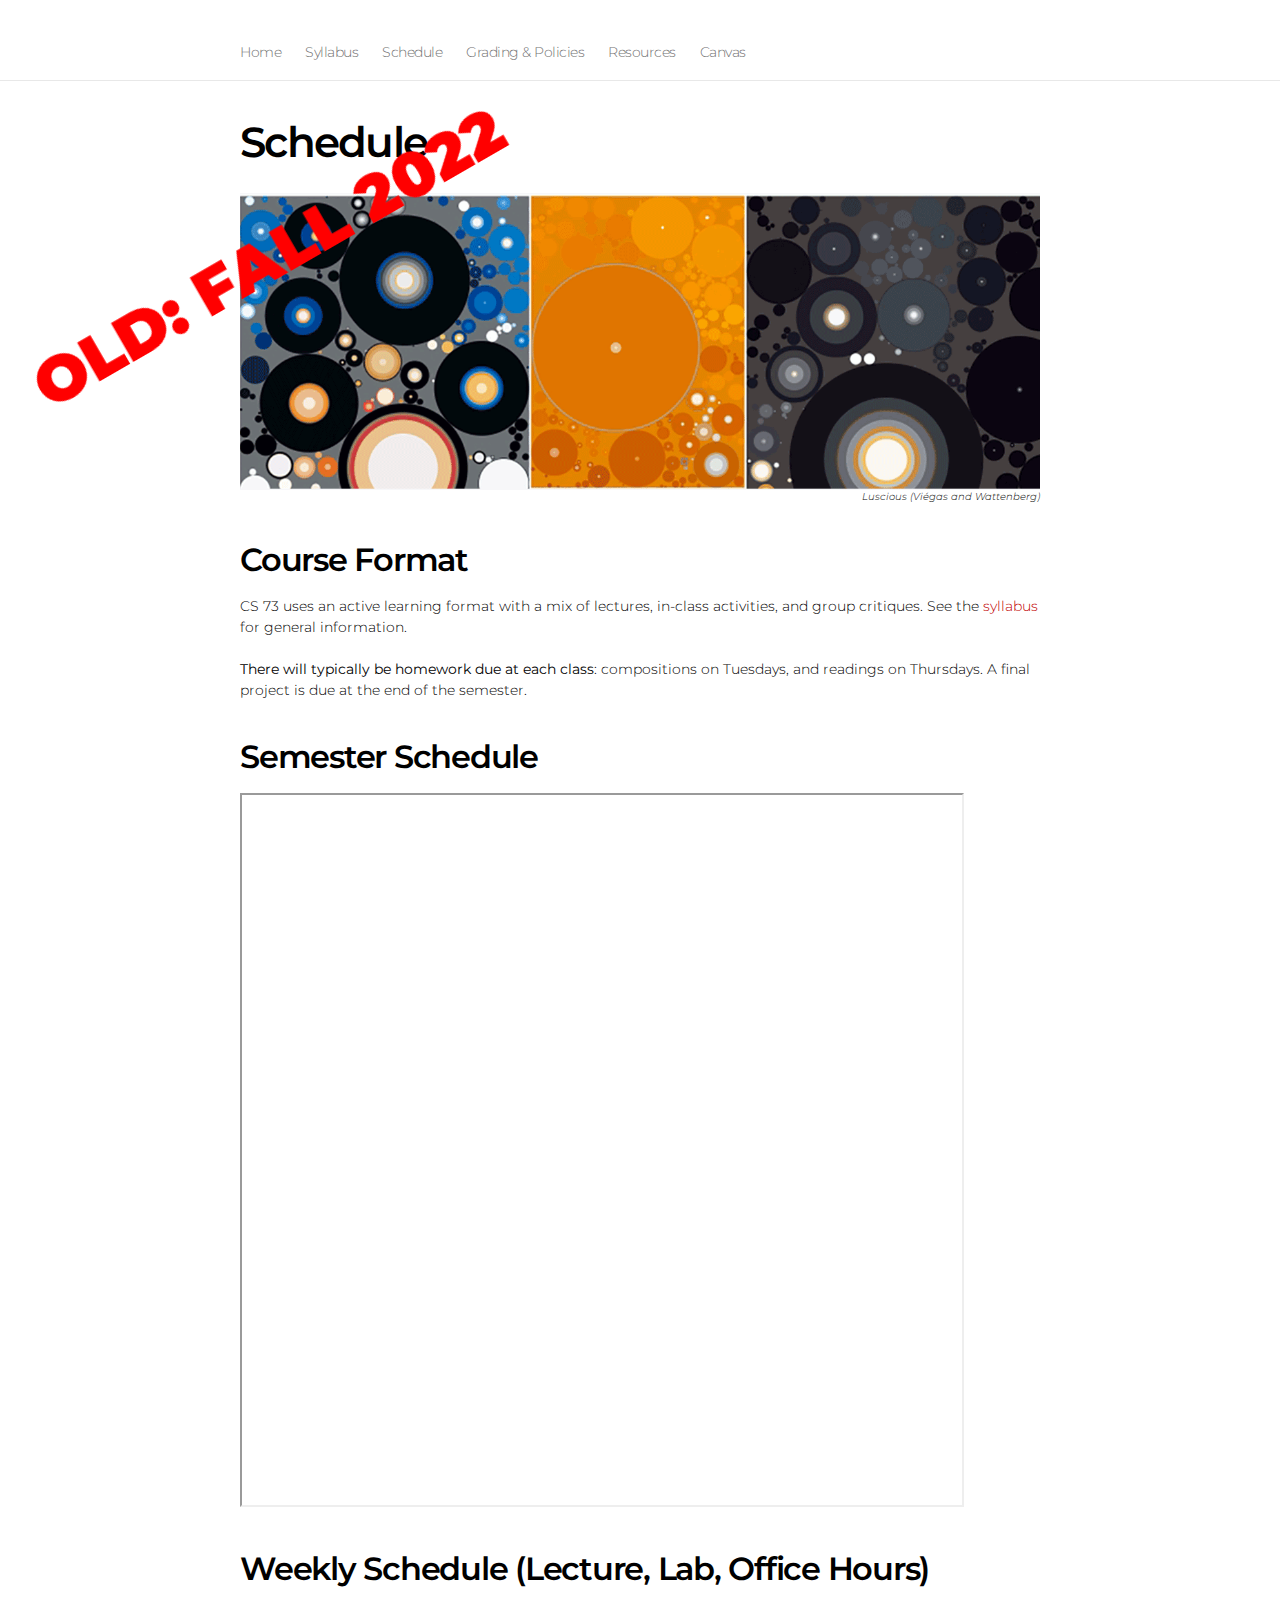
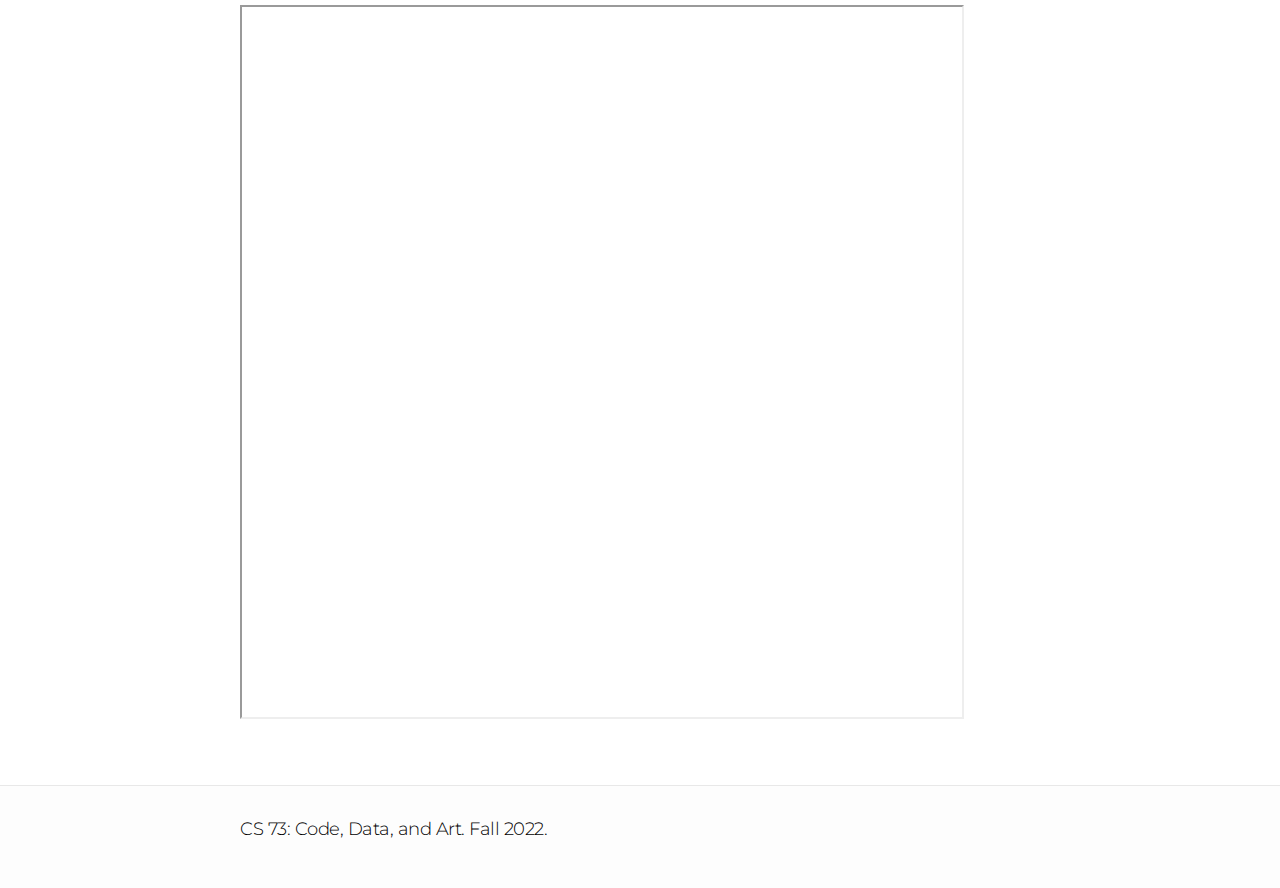
<file: Fall2022/schedule.html>
<!DOCTYPE html>
<html>

  <head>
  <meta charset="utf-8">
  <meta http-equiv="X-UA-Compatible" content="IE=edge">
  <title>CS 73 - Schedule</title>
  <meta name="viewport" content="width=device-width">
  <meta name="description" content="CS 73 website">
<link rel="preconnect" href="https://fonts.googleapis.com">
<link rel="preconnect" href="https://fonts.gstatic.com" crossorigin>
<link href="https://fonts.googleapis.com/css2?family=Montserrat:ital,wght@0,100;0,300;0,400;0,600;0,700;0,900&display=swap" rel="stylesheet">

  <!-- Custom CSS -->
  <link rel="stylesheet" href="main.css">
  <link rel="shortcut icon" type="image/x-icon" href="favicon.png">
</head>


 <body>
<div id="draft">OLD: FALL 2022</div>
<header class="site-header">

  <div class="wrap">
    <nav class="site-nav">
      <a href="#" class="menu-icon">
        <svg version="1.1" xmlns="http://www.w3.org/2000/svg" xmlns:xlink="http://www.w3.org/1999/xlink" x="0px" y="0px"
           viewBox="0 0 18 15" enable-background="new 0 0 18 15" xml:space="preserve">
          <path fill="#505050" d="M18,1.484c0,0.82-0.665,1.484-1.484,1.484H1.484C0.665,2.969,0,2.304,0,1.484l0,0C0,0.665,0.665,0,1.484,0
            h15.031C17.335,0,18,0.665,18,1.484L18,1.484z"/>
          <path fill="#505050" d="M18,7.516C18,8.335,17.335,9,16.516,9H1.484C0.665,9,0,8.335,0,7.516l0,0c0-0.82,0.665-1.484,1.484-1.484
            h15.031C17.335,6.031,18,6.696,18,7.516L18,7.516z"/>
          <path fill="#505050" d="M18,13.516C18,14.335,17.335,15,16.516,15H1.484C0.665,15,0,14.335,0,13.516l0,0
            c0-0.82,0.665-1.484,1.484-1.484h15.031C17.335,12.031,18,12.696,18,13.516L18,13.516z"/>
        </svg>
      </a>

      <div class="trigger">

        <a class="page-link" href="index.html">Home</a>
        <a class="page-link" href="syllabus.html">Syllabus</a>
        <a class="page-link" href="schedule.html">Schedule</a>
        <a class="page-link" href="policy.html">Grading & Policies</a>
        <a class="page-link" href="resources.html">Resources</a>
        <a class="page-link" href="https://canvas.harvard.edu/courses/106161">
          Canvas</a>

      </div>
    </nav>

  </div>

</header>

<!----------------  PAGE CONTENT STARTS HERE ------------------>

    <div class="page-content">
      <div class="wrap">
      <div class="post">

  
  <header class="post-header">
    <h1>Schedule</h1>
  </header>
  

  <article class="post-content">


  <article class="post-content">
  <p><img src="luscious.png" width="100%;" /></p>
<div class="credits"><i>Luscious</i> (Vi&eacute;gas and Wattenberg)</div>


  <div id="schedule">

<h2 id="course-format">Course Format</h2>
<p>CS 73 uses an active learning format with a mix of lectures, in-class activities, and group critiques. See the <a href="syllabus.html">syllabus</a> for general information.
<p><br>
<strong>There will typically be homework due at each class</strong>: compositions on Tuesdays, and readings on Thursdays. A final project is due at the end of the semester.



<h2 id="class_schedule">Semester Schedule</h2>


<iframe src="https://docs.google.com/spreadsheets/d/e/2PACX-1vQYRgyvLsr-uebf_XuRf3lCTXTLSQTLt7l_p-79L_NsOGKShS24IM978KS9wIM6bC1U6sqnSeFMJ9Zm/pubhtml?widget=true&amp;headers=false" width="90%" height="710"></iframe>

<h2>Weekly Schedule (Lecture, Lab, Office Hours)</h2>

<iframe src="https://docs.google.com/spreadsheets/d/e/2PACX-1vSfJ9EviWlu_aFuPAglEhjdkq9sjnpR_7TKDnHVTbcIyrIxKUJfKxVBpVEdFfdXPFyz6ox7PGyYvvIb/pubhtml?gid=0&amp;single=true&amp;widget=true&amp;headers=false" width="90%" height="710"></iframe>


</div>

  </article>

<!----------------  PAGE CONTENT ENDS HERE ------------------>

</div>
  </div>
    </div>

<footer class="site-footer">
<div class="wrap">
<h2 class="footer-heading">CS 73: Code, Data, and Art. Fall 2022.</h2>
</div>
</footer>

</body>
</html>
</file>
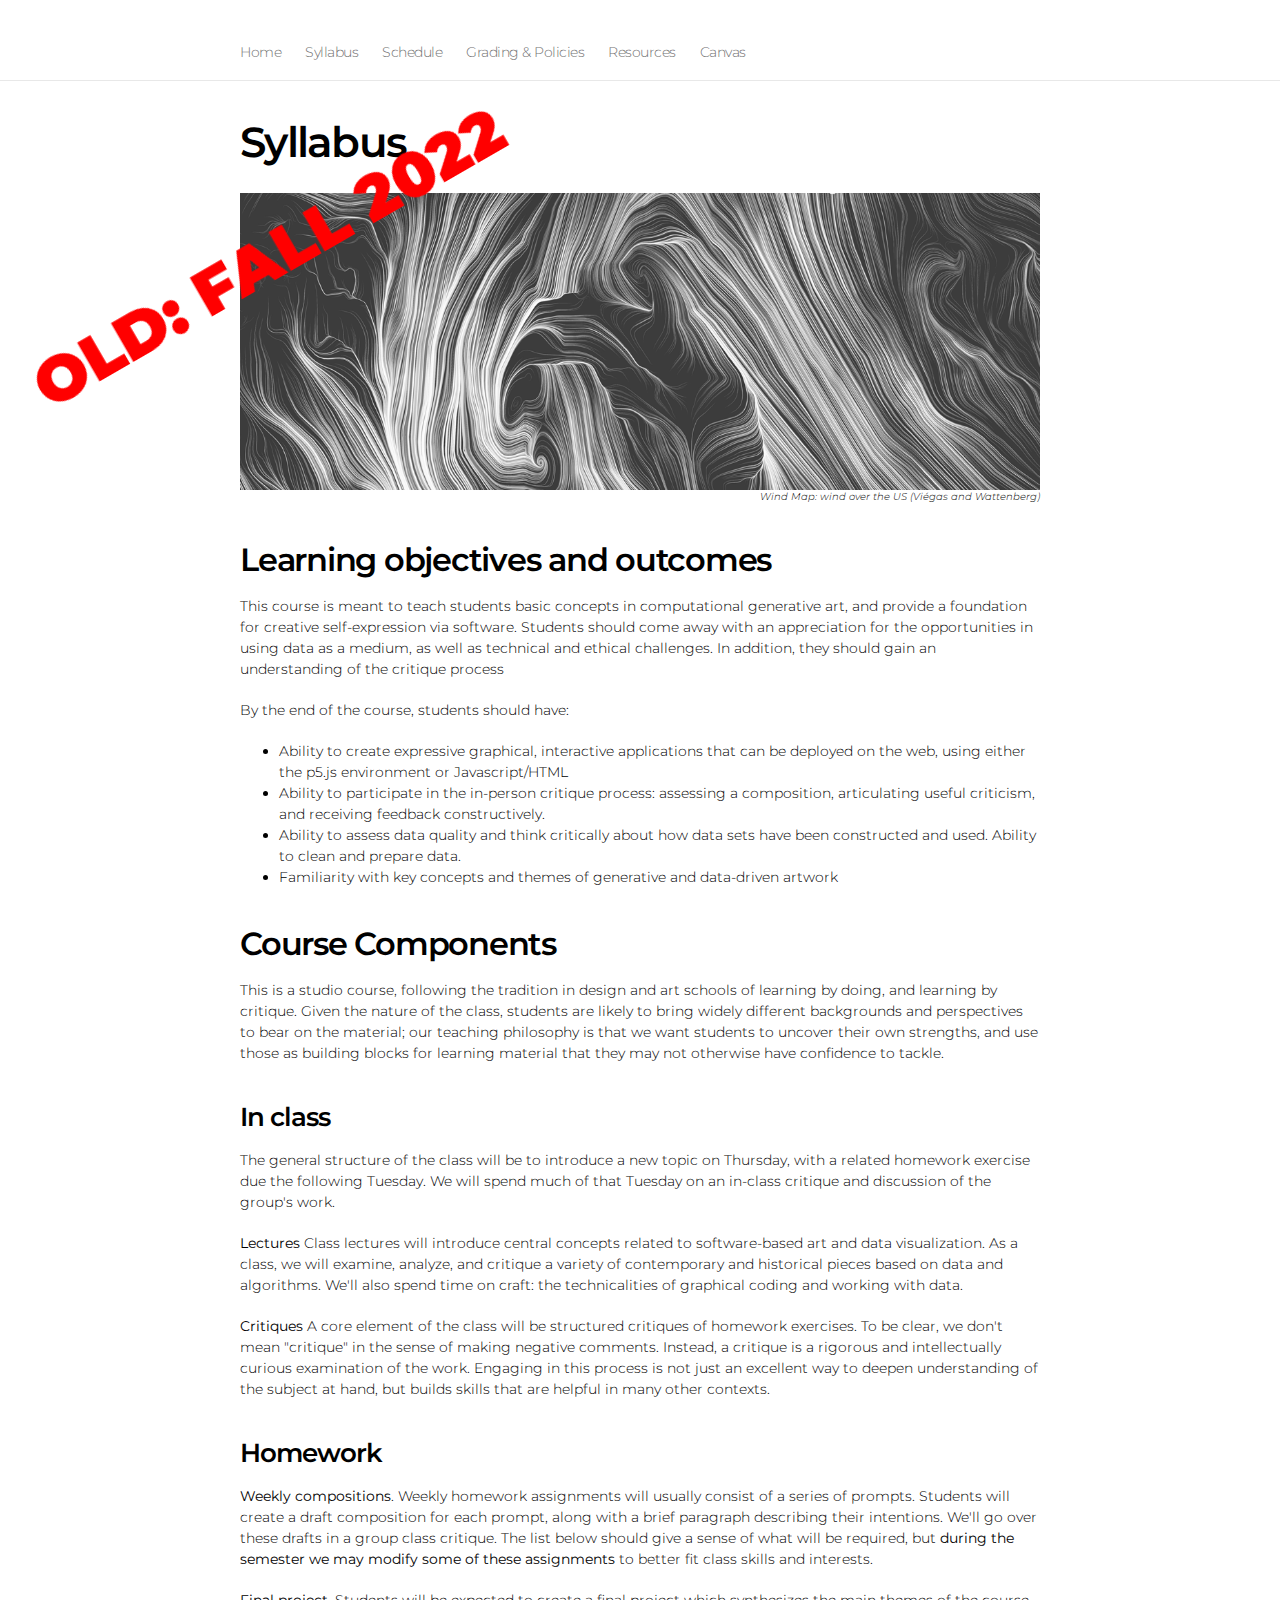
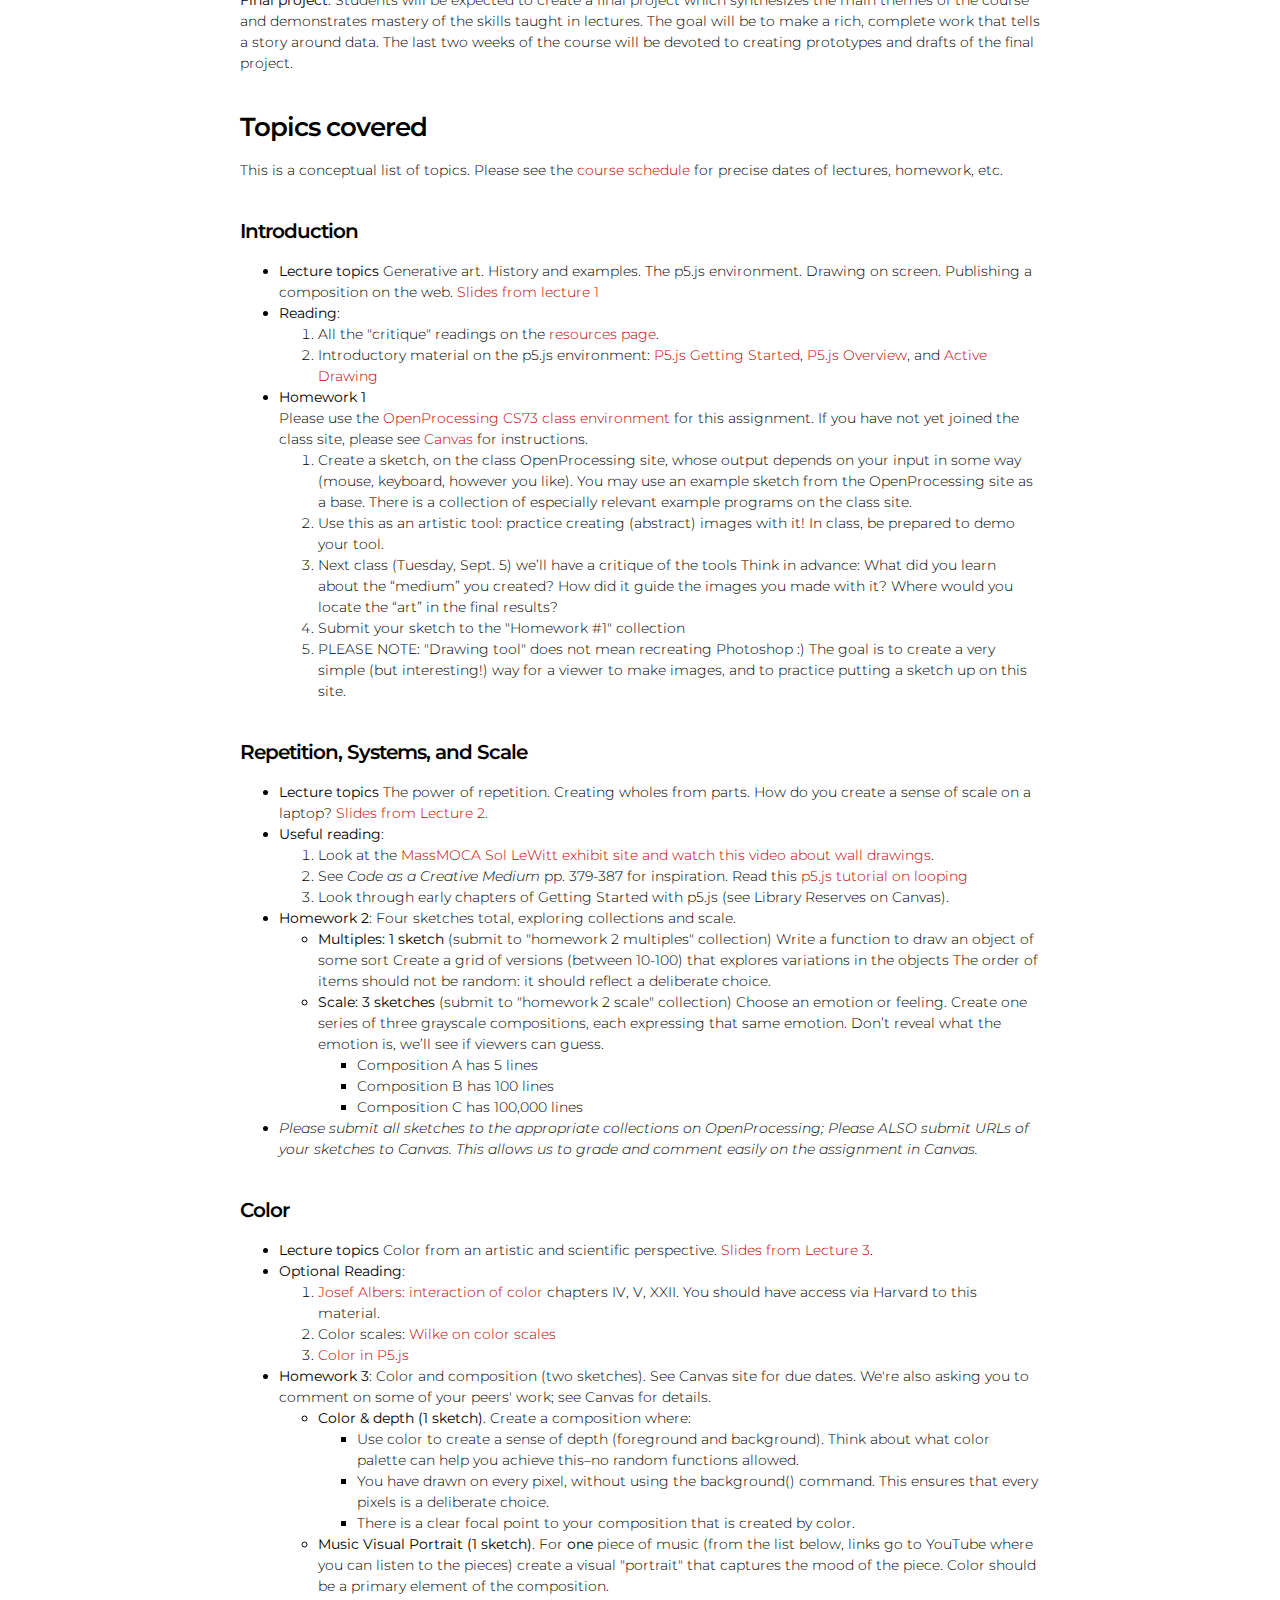
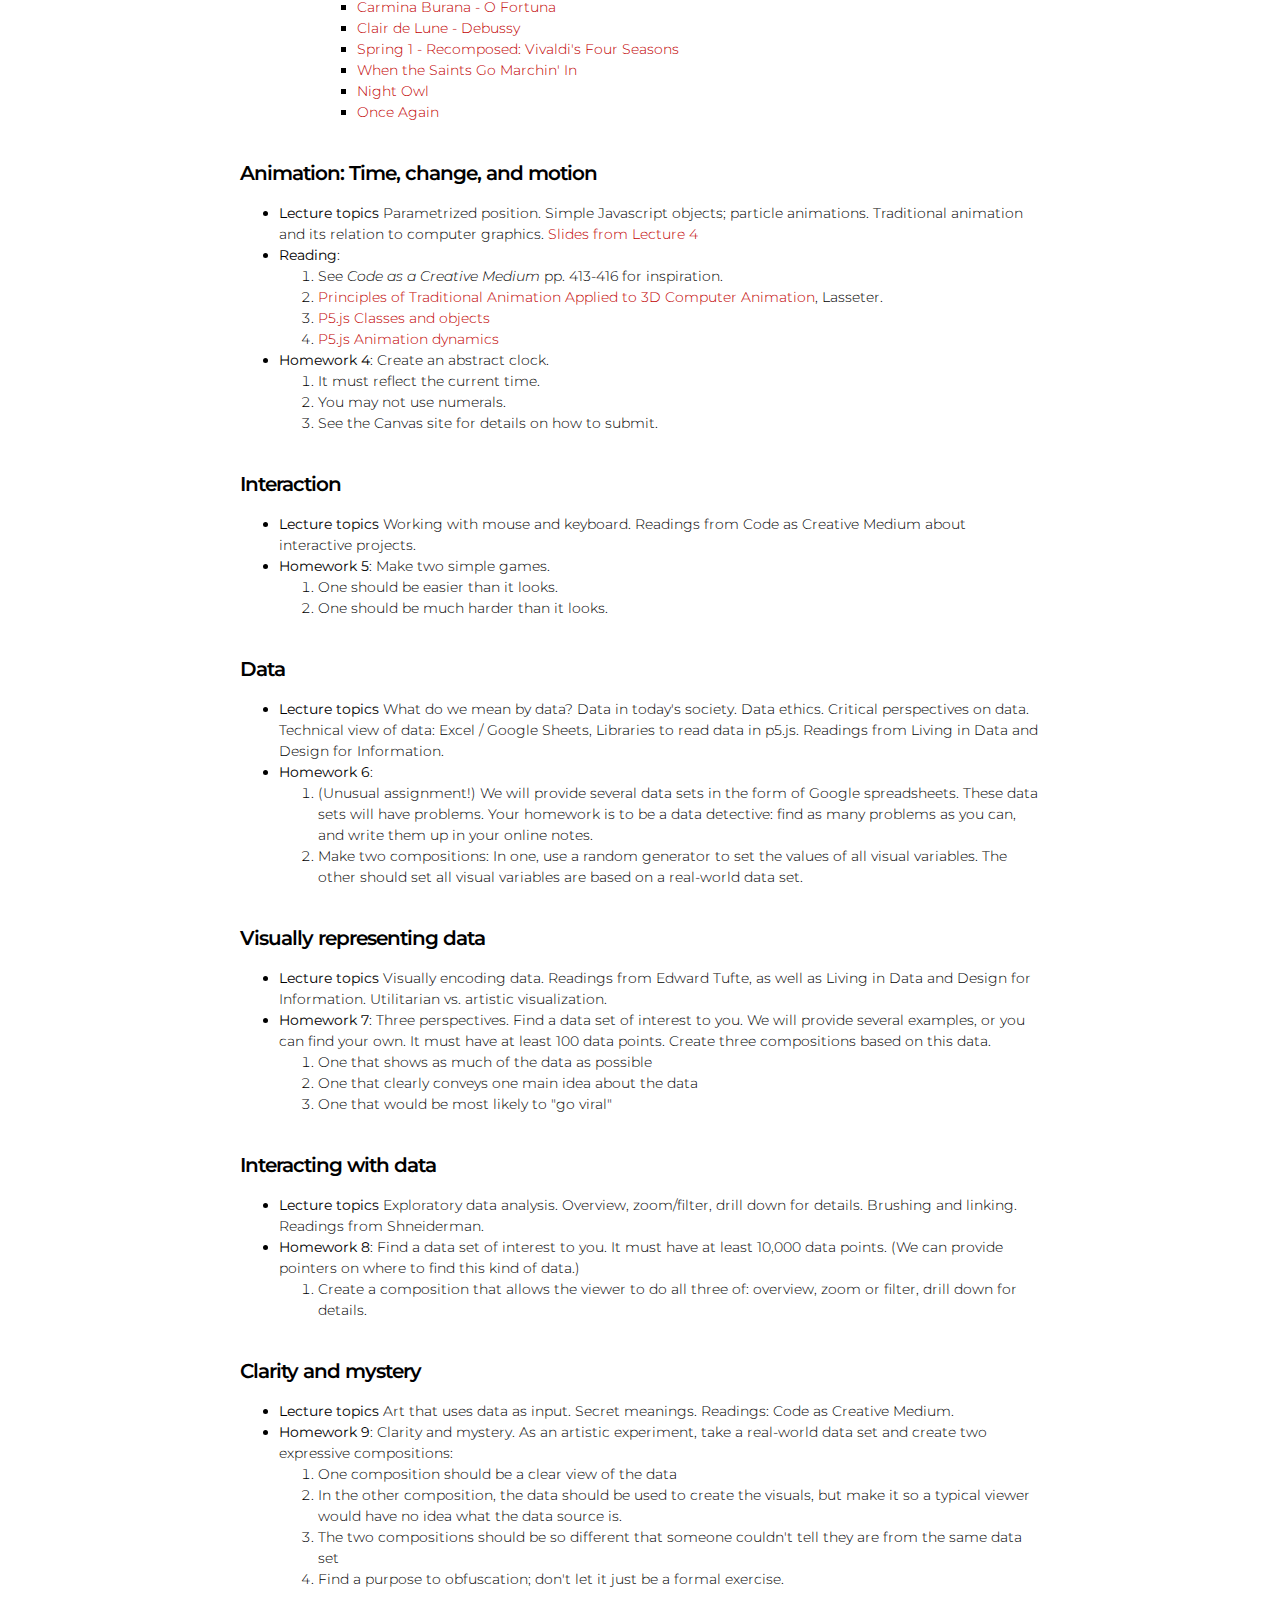
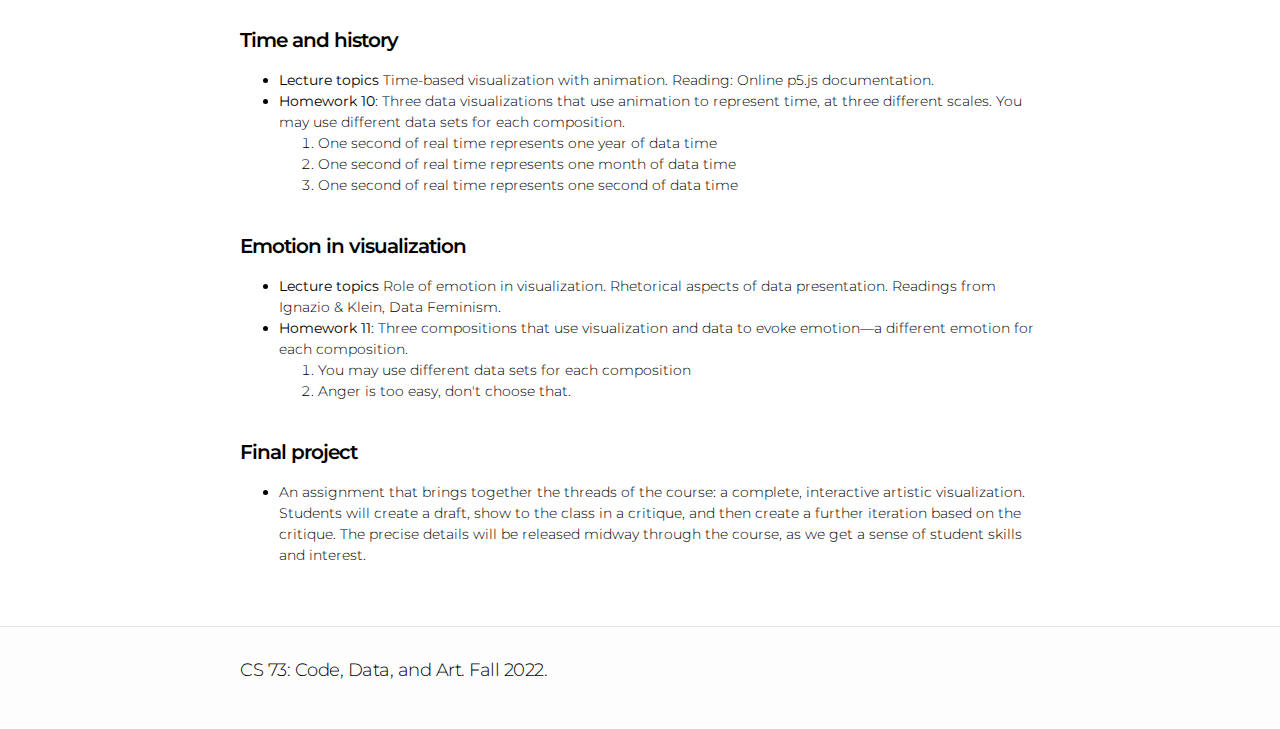
<file: Fall2022/syllabus.html>
<!DOCTYPE html>
<html>

  <head>
  <meta charset="utf-8">
  <meta http-equiv="X-UA-Compatible" content="IE=edge">
  <title>CS 73 - Syllabus</title>
  <meta name="viewport" content="width=device-width">
  <meta name="description" content="CS 73 website">
<link rel="preconnect" href="https://fonts.googleapis.com">
<link rel="preconnect" href="https://fonts.gstatic.com" crossorigin>
<link href="https://fonts.googleapis.com/css2?family=Montserrat:ital,wght@0,100;0,300;0,400;0,600;0,700;0,900&display=swap" rel="stylesheet">

  <!-- Custom CSS -->
  <link rel="stylesheet" href="main.css">
  <link rel="shortcut icon" type="image/x-icon" href="favicon.png">
</head>


 <body>
<div id="draft">OLD: FALL 2022</div>

<header class="site-header">

  <div class="wrap">
    <nav class="site-nav">
      <a href="#" class="menu-icon">
        <svg version="1.1" xmlns="http://www.w3.org/2000/svg" xmlns:xlink="http://www.w3.org/1999/xlink" x="0px" y="0px"
           viewBox="0 0 18 15" enable-background="new 0 0 18 15" xml:space="preserve">
          <path fill="#505050" d="M18,1.484c0,0.82-0.665,1.484-1.484,1.484H1.484C0.665,2.969,0,2.304,0,1.484l0,0C0,0.665,0.665,0,1.484,0
            h15.031C17.335,0,18,0.665,18,1.484L18,1.484z"/>
          <path fill="#505050" d="M18,7.516C18,8.335,17.335,9,16.516,9H1.484C0.665,9,0,8.335,0,7.516l0,0c0-0.82,0.665-1.484,1.484-1.484
            h15.031C17.335,6.031,18,6.696,18,7.516L18,7.516z"/>
          <path fill="#505050" d="M18,13.516C18,14.335,17.335,15,16.516,15H1.484C0.665,15,0,14.335,0,13.516l0,0
            c0-0.82,0.665-1.484,1.484-1.484h15.031C17.335,12.031,18,12.696,18,13.516L18,13.516z"/>
        </svg>
      </a>

      <div class="trigger">

        <a class="page-link" href="index.html">Home</a>
        <a class="page-link" href="syllabus.html">Syllabus</a>
        <a class="page-link" href="schedule.html">Schedule</a>
        <a class="page-link" href="policy.html">Grading & Policies</a>
        <a class="page-link" href="resources.html">Resources</a>
        <a class="page-link" href="https://canvas.harvard.edu/courses/106161">
          Canvas</a>

      </div>
    </nav>

  </div>

</header>

<!----------------  PAGE CONTENT STARTS HERE ------------------>
    <div class="page-content">
      <div class="wrap">
      <div class="post">

  
  <header class="post-header">
    <h1>Syllabus</h1>
  </header>
    <article class="post-content">
    

  <p><img src="wind-map.png" width="100%;" /></p>
  <div class="credits">Wind Map: wind over the US (Vi&eacute;gas and Wattenberg)</div>

  <h2> Learning objectives and outcomes</h2>

This course is meant to teach students basic concepts in computational generative art, and provide a foundation for creative self-expression via software. Students should come away with an appreciation for the opportunities in using data as a medium, as well as technical and ethical challenges. In addition, they should gain an understanding of the critique process 
<p>
By the end of the course, students should have:
<ul>
<li>Ability to create expressive graphical, interactive applications that can be deployed on the web, using either the p5.js environment or Javascript/HTML
</li><li>
Ability to participate in the in-person critique process: assessing a composition, articulating useful criticism, and receiving feedback constructively.
</li><li>
Ability to assess data quality and think critically about how data sets have been constructed and used. Ability to clean and prepare data. 
</li><li>
Familiarity with key concepts and themes of generative and data-driven artwork
</li>
</ul>


<h2 id="course-components">Course Components</h2>


This is a studio course, following the tradition in design and art schools of learning by doing, and learning by critique. Given the nature of the class, students are likely to bring widely different backgrounds and perspectives to bear on the material; our teaching philosophy is that we want students to uncover their own strengths, and use those as building blocks for learning material that they may not otherwise have confidence to tackle.

<h3 id="live-classes">In class</h3>
<p>The general structure of the class will be to introduce a new topic on Thursday, with a related homework exercise due the following Tuesday. We will spend much of that Tuesday on an in-class critique and discussion of the group's work.</p>

<strong>Lectures</strong> Class lectures will introduce central concepts related to software-based art and data visualization. As a class, we will examine, analyze, and critique a variety of contemporary and historical pieces based on data and algorithms. We'll also spend time on craft: the technicalities of graphical coding and working with data.
<p>
<strong>Critiques</strong> A core element of the class will be structured critiques of homework exercises. To be clear, we don't mean "critique" in the sense of making negative comments. Instead, a critique is a rigorous and intellectually curious examination of the work. Engaging in this process is not just an excellent way to deepen understanding of the subject at hand, but builds skills that are helpful in many other contexts. 




<h3 id="homework">Homework</h3>
<p><strong>Weekly compositions</strong>. Weekly homework assignments will usually consist of a series of prompts. Students will create a draft composition for each prompt, along with a brief paragraph describing their intentions. We'll go over these drafts in a group class critique. The list below should give a sense of what will be required, but <strong>during the semester we may modify some of these assignments</strong> to better fit class skills and interests.

<p><strong>Final project</strong>. Students will be expected to create a final project which synthesizes the main themes of the course and demonstrates mastery of the skills taught in lectures. The goal will be to make a rich, complete work that tells a story around data. The last two weeks of the course will be devoted to creating prototypes and drafts of the final project.


<h3>Topics covered</h3>

This is a conceptual list of topics. Please see the <a href="schedule.html">course schedule</a> for precise dates of lectures, homework, etc.

<p>
<h4>Introduction</h4>
<ul>
<li><strong>Lecture topics</strong> Generative art. History and examples. The p5.js environment. Drawing on screen. Publishing a composition on the web. <a href="https://docs.google.com/presentation/d/1eJkxjzP2xr1sQYkol0OXJka1FFu4__iBlOvg-Edl3QI/edit#slide=id.p">Slides from lecture 1</a>
</li>
<li>
<strong>Reading</strong>:   
<ol>
<li>All the "critique" readings on the <a href="resources.html">resources page</a>.</li>
<li>Introductory material on the p5.js environment: <a href="https://p5js.org/get-started/">P5.js Getting Started</a>, <a href="https://github.com/processing/p5.js/wiki/p5.js-overview">P5.js Overview</a>, and <a href="https://awarua.github.io/creative-coding/tutorials/tut02/index.html">Active Drawing</a></li>
</ol>
</li>
<li>
<strong>Homework 1</strong> 
<br>Please use the <a href="https://openprocessing.org/class/80318">OpenProcessing CS73 class environment</a> for this assignment. If you have not yet joined the class site, please see <a href="https://canvas.harvard.edu/courses/106161">Canvas</a> for instructions.

 <ol>
  <li>
 Create a sketch, on the class OpenProcessing site, whose output depends on your input in some way (mouse, keyboard, however you like). You may use an example sketch from the OpenProcessing site as a base. There is a collection of especially relevant example programs on the class site.
</li>
<li>Use this as an artistic tool: practice creating (abstract) images with it! In class, be prepared to demo your tool.</li>
<li>
Next class (Tuesday, Sept. 5) we’ll have a critique of the tools
Think in advance: What did you learn about the “medium” you created? How did it guide the images you made with it? Where would you locate the “art” in the final results?</li>
<li>Submit your sketch to the "Homework #1" collection</li>
<li>
PLEASE NOTE: "Drawing tool" does not mean recreating Photoshop :) The goal is to create a very simple (but interesting!) way for a viewer to make images, and to practice putting a sketch up on this site.</li>

</ol>
</li>
</ul>

<p>
<h4>Repetition, Systems, and Scale</h4>
<ul>
<li><strong>Lecture topics</strong> 
The power of repetition. Creating wholes from parts. How do you create a sense of scale on a laptop? <a href="https://docs.google.com/presentation/d/1j_kD6aC1pccV-9p4lGpP2noowHOUuVzieD0FGWftbao/edit#slide=id.g148af91d53c_0_34">Slides from Lecture 2.</a>


</li>

<li>
<strong>Useful reading</strong>:   
<ol>
<li>Look at the <a href="https://massmoca.org/sol-lewitt/">MassMOCA Sol LeWitt exhibit site<a> and watch <a href="https://www.youtube.com/watch?v=c4cgB4vJ2XY">this video about wall drawings</a>.</li>
<li>See <i>Code as a Creative Medium</i> pp. 379-387 for inspiration. Read this <a href="https://awarua.github.io/creative-coding/tutorials/tut03/index.html">p5.js tutorial on looping</a></li>
<li>Look through early chapters of Getting Started with p5.js (see Library Reserves on Canvas).</li>
</ol>
</li>

<li>
<strong>Homework 2</strong>: Four sketches total, exploring collections and scale.

<ul>
<li>
<strong>Multiples: 1 sketch</strong> (submit to "homework 2 multiples" collection)
Write a function to draw an object of some sort
Create a grid of versions (between 10-100) that explores variations in the objects
The order of items should not be random: it should reflect a deliberate choice.
</li>
<li>
<strong>Scale: 3 sketches</strong>  (submit to "homework 2 scale" collection)
Choose an emotion or feeling. Create one series of three grayscale compositions, each expressing that same emotion. Don’t reveal what the emotion is, we’ll see if viewers can guess. 
<ul>
<li>Composition A has 5 lines</li>
<li>Composition B has 100 lines</li>
<li>Composition C has 100,000 lines</li>
</ul>
</ul>
</li>

<li><i>
Please submit all sketches to the appropriate collections on OpenProcessing; 
Please ALSO submit URLs of your sketches to Canvas. This allows us to grade and comment easily on the assignment in Canvas.
</i></li>
</ol>




</li>
</ul>



<p>
<h4>Color</h4>
<ul>
<li><strong>Lecture topics</strong> Color from an artistic and scientific perspective. <a href="https://docs.google.com/presentation/d/1abrIRdMnRMv2DMUiRInrGUFmHtu7PxmqZSPwg7oNL0s/edit?usp=sharing">Slides from Lecture 3</a>.
</li>

<li>
<strong>Optional Reading</strong>:   
<ol>
<li><a href="http://www.aaeportal.com.ezp-prod1.hul.harvard.edu/publications/-20307/interaction-of-color--fiftieth-anniversary-edition">Josef Albers: interaction of color</a> chapters IV, V, XXII. You should have access via Harvard to this material.</li>
<li>Color scales: <a href="https://clauswilke.com/dataviz/color-basics.html
">Wilke on color scales</a></li>
<li><a href="https://p5js.org/learn/color.html">Color in P5.js</a></li>
</ol>
</li>

<li>
  <strong>Homework 3</strong>: Color and composition (two sketches). See Canvas site for due dates. We're also asking you to comment on some of your peers' work; see Canvas for details.

  <ul>
    <li>
     <strong>Color & depth (1 sketch)</strong>. Create a composition where:
     <ul>
       <li>Use color to create a sense of depth (foreground and background). Think about what color palette can help you achieve this–no random functions allowed.</li> 
       <li>You have drawn on every pixel, without using the background() command. This ensures that every pixels is a deliberate choice.</li>
       <li>There is a clear focal point to your composition that is created by color.</li>
     </ul>
   </li>
   <li>
     <strong>Music Visual Portrait (1 sketch)</strong>. For <strong>one</strong> piece of music (from the list below, links go to YouTube where you can listen to the pieces) create a visual "portrait" that captures the mood of the piece. Color should be a primary element of the composition.
     <ul>
      <li><a href="https://www.youtube.com/watch?v=GXFSK0ogeg4">Carmina Burana - O Fortuna</a></li> 
      <li><a href="https://www.youtube.com/watch?v=CvFH_6DNRCY">Clair de Lune - Debussy</a></li> 
      <li><a href="https://www.youtube.com/watch?v=41IOkVjy3MM">Spring 1 - Recomposed: Vivaldi's Four Seasons</a></li> 
      <li><a href="https://www.youtube.com/watch?v=vnCV6OQ0ZTA">When the Saints Go Marchin' In</a></li> 
      <li><a href="https://www.youtube.com/watch?v=wfUz5M87J9k">Night Owl</a></li> 
      <li><a href="https://www.youtube.com/watch?v=xk3BvNLeNgw">Once Again</a></li> 
     </ul>
   </li>

</ul>
</ul>
</li>



<p>
<h4>Animation: Time, change, and motion</h4>
<ul>
<li><strong>Lecture topics</strong> Parametrized position. 
Simple Javascript objects; particle animations.
Traditional animation and its relation to computer graphics.
<a href="https://docs.google.com/presentation/d/1gc3SN5Od4wkI4R4kGEwHGi498yM-ICFWN18eAL_w8no/edit#slide=id.g148af91d53c_0_34"
>Slides from Lecture 4</a>
</li>

<li>
<strong>Reading</strong>:   
<ol>
<li>See <i>Code as a Creative Medium</i> pp. 413-416 for inspiration.</li>
<li><a href="https://dl.acm.org/doi/abs/10.1145/37401.37407">Principles of Traditional Animation Applied to 3D Computer Animation</a>, Lasseter.</li>
<li><a href="https://awarua.github.io/creative-coding/tutorials/tut09/index.html">P5.js Classes and objects</a></li>
<li><a href="https://awarua.github.io/creative-coding/tutorials/tut11/index.html">P5.js Animation dynamics</a></li>
</ol>
</li>

<li>
<strong>Homework 4</strong>: Create an abstract clock.
<ol>
<li>It must reflect the current time.</li>
<li>You may not use numerals.</li>
<li>See the Canvas site for details on how to submit.</li>
</ol>
</li>
</ul>



<p>
<h4>Interaction</h4>
<ul>
<li><strong>Lecture topics</strong> Working with mouse and keyboard. Readings from Code as Creative Medium about interactive projects.
</li>
<li>
<strong>Homework 5</strong>: Make two simple games. 
<ol>
<li>One should be easier than it looks.</li>
<li>One should be much harder than it looks.</li>
</ol>
</li>
</ul>




<p>
<h4>Data</h4>
<ul>
<li><strong>Lecture topics</strong> What do we mean by data? Data in today's society. Data ethics. Critical perspectives on data. Technical view of data: Excel / Google Sheets, Libraries to read data in p5.js. Readings from Living in Data and Design for Information.
</li>
<li>
<strong>Homework 6</strong>:
<ol>
<li>
(Unusual assignment!) We will provide several data sets in the form of Google spreadsheets. These data sets will have problems. Your homework is to be a data detective: find as many problems as you can, and write them up in your online notes. 
</li>
<li>Make two compositions: In one, use a random generator to set the values of all visual variables.
The other should set all visual variables are based on a real-world data set.</li>
</ol>
</li>
</ul>



<p>
<h4>Visually representing data</h4>
<ul>
<li><strong>Lecture topics</strong> Visually encoding data. Readings from Edward Tufte, as well as Living in Data and Design for Information. Utilitarian vs. artistic visualization.
</li>
<li>
<strong>Homework 7</strong>: Three perspectives. Find a data set of interest to you. We will provide several examples, or you can find your own. It must have at least 100 data points. Create three compositions based on this data.
<ol>
<li>One that shows as much of the data as possible</li>
<li>One that clearly conveys one main idea about the data</li>
<li>One that would be most likely to "go viral"</li>
</ol>
</li>
</ul>



<p>
<h4>Interacting with data</h4>
<ul>
<li><strong>Lecture topics</strong> Exploratory data analysis. Overview, zoom/filter, drill down for details. Brushing and linking. Readings from Shneiderman.
</li>
<li>
<strong>Homework 8</strong>: Find a data set of interest to you. It must have at least 10,000 data points. (We can provide pointers on where to find this kind of data.)
<ol>
<li>Create a composition that allows the viewer to do all three of: overview, zoom or filter, drill down for details.</li>
</ol>
</li>
</ul>



<p>
<h4>Clarity and mystery</h4>
<ul>
<li><strong>Lecture topics</strong> Art that uses data as input. Secret meanings. Readings: Code as Creative Medium.
</li>
<li>
<strong>Homework 9</strong>: Clarity and mystery. As an artistic experiment, take a real-world data set and create two expressive compositions:
<ol>
<li>One composition should be a clear view of the data</li>
<li>In the other composition, the data should be used to create the visuals, but make it so a typical viewer would have no idea what the data source is.</li>
<li>The two compositions should be so different that someone couldn't tell they are from the same data set</li>
<li>Find a purpose to obfuscation; don't let it just be a formal exercise.</li>
</ol>
</li>
</ul>



<p>
<h4>Time and history</h4>
<ul>
<li><strong>Lecture topics</strong> Time-based visualization with animation. Reading: Online p5.js documentation.
</li>
<li>
<strong>Homework 10</strong>: Three data visualizations that use animation to represent time, at three different scales. You may use different data sets for each composition.
<ol>
<li>One second of real time represents one year of data time</li>
<li>One second of real time represents one month of data time</li>
<li>One second of real time represents one second of data time</li>
</ol>
</li>
</ul>



<p>
<h4>Emotion in visualization</h4>
<ul>
<li><strong>Lecture topics</strong> Role of emotion in visualization. 
Rhetorical aspects of data presentation. Readings from Ignazio & Klein, Data Feminism.
</li>
<li>
<strong>Homework 11</strong>: Three compositions that use visualization and data to evoke emotion&mdash;a different emotion for each composition.
<ol>
<li>You may use different data sets for each composition</li>
<li>Anger is too easy, don't choose that.</li>
</ol>
</li>
</ul>


<p>
<h4>Final project</h4>
<ul>
<li>
  An assignment that brings together the threads of the course: a complete, interactive artistic visualization. Students will create a draft, show to the class in a critique, and then create a further iteration based on the critique. The precise details will be released midway through the course, as we get a sense of student skills and interest. 
</li>
</ul>





<p><p><p>

  </article>

<!----------------  PAGE CONTENT ENDS HERE ------------------>

</div>
  </div>
    </div>

<footer class="site-footer">
<div class="wrap">
<h2 class="footer-heading">CS 73: Code, Data, and Art. Fall 2022.</h2>
</div>
</footer>

</body>
</html>
</file>
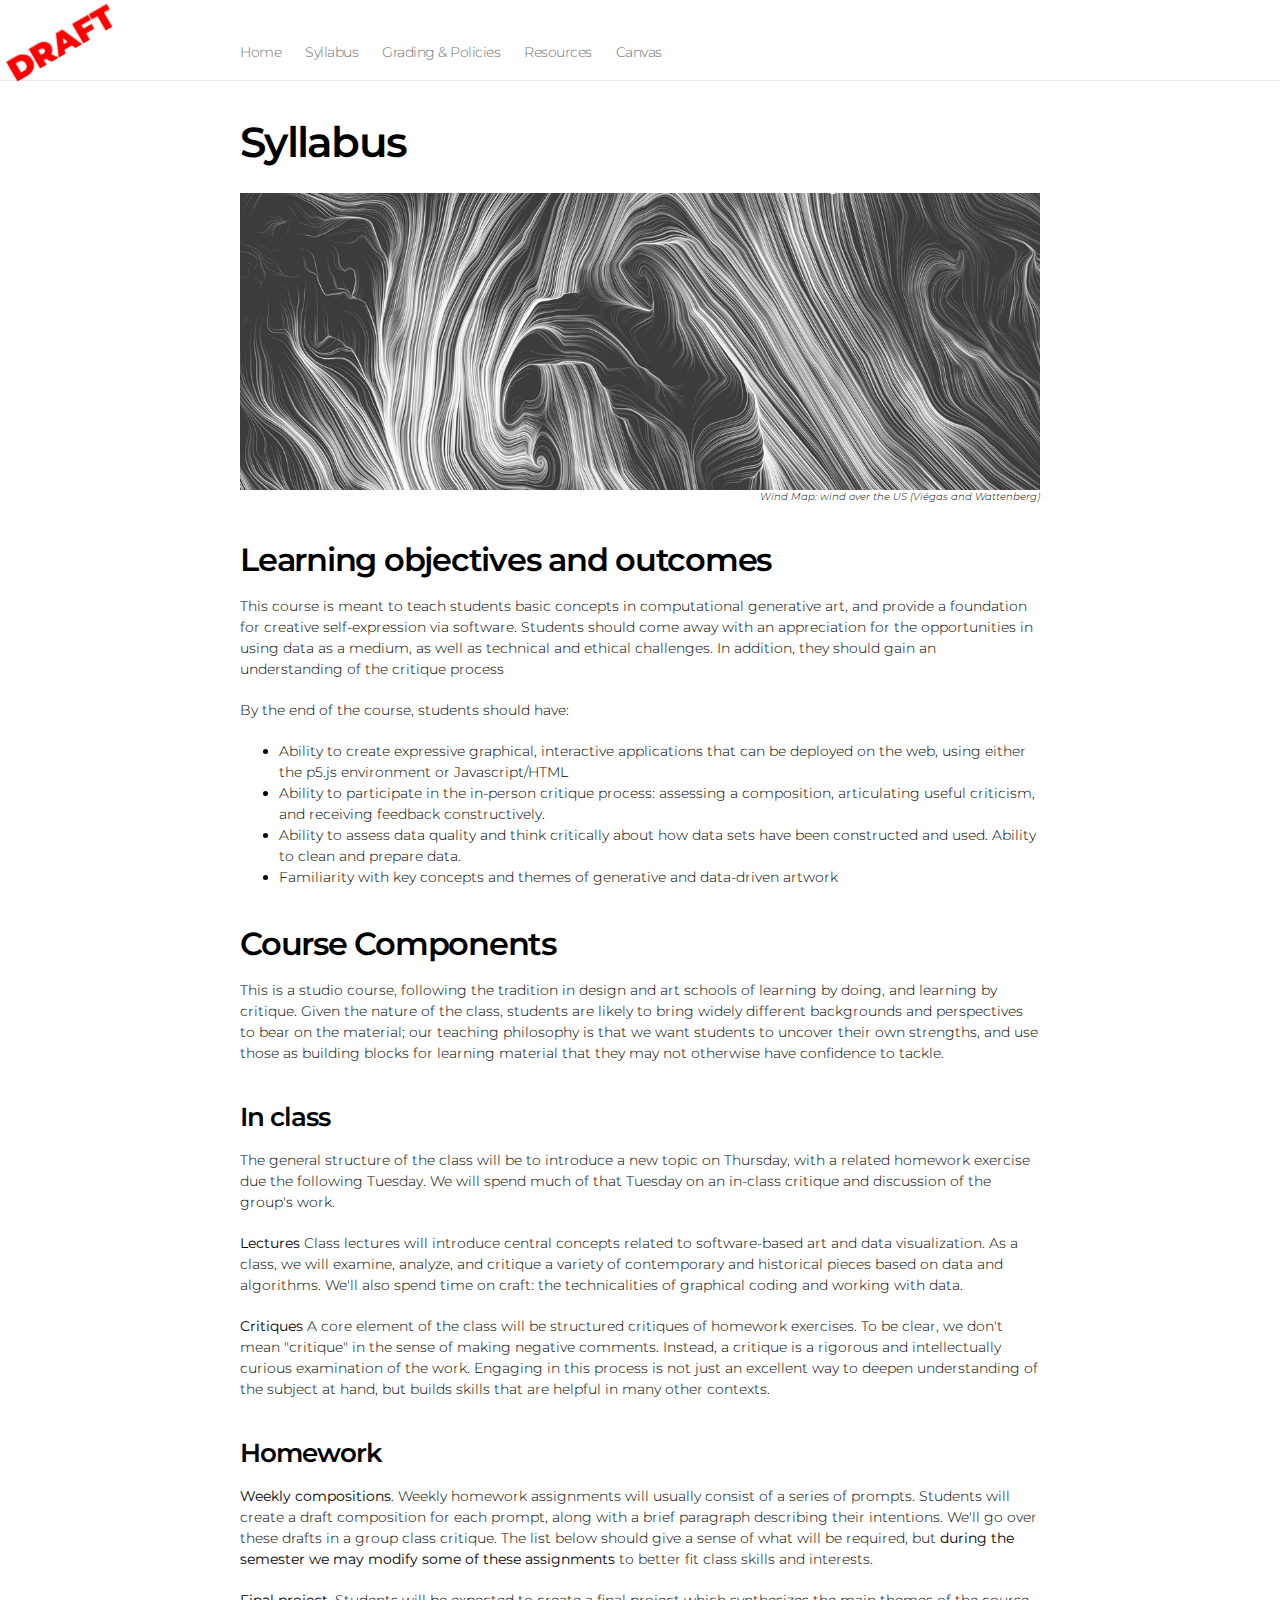
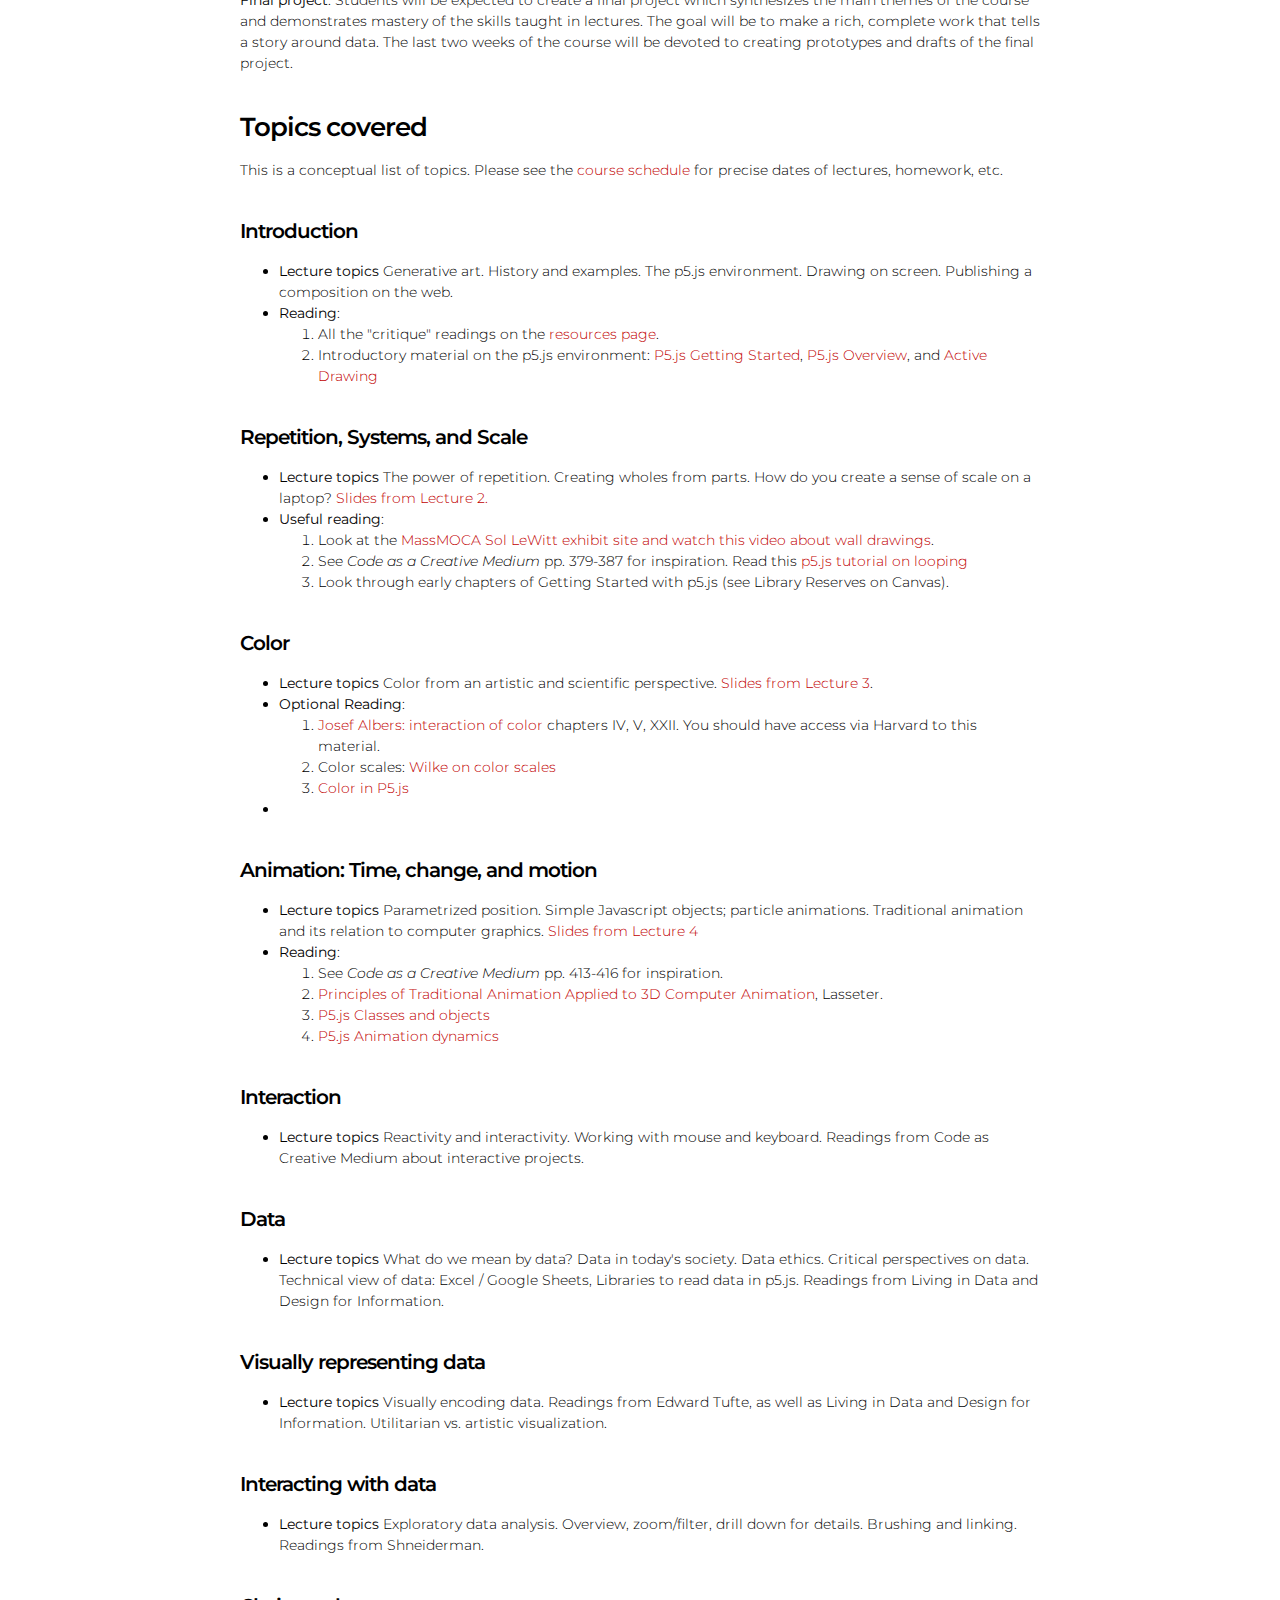
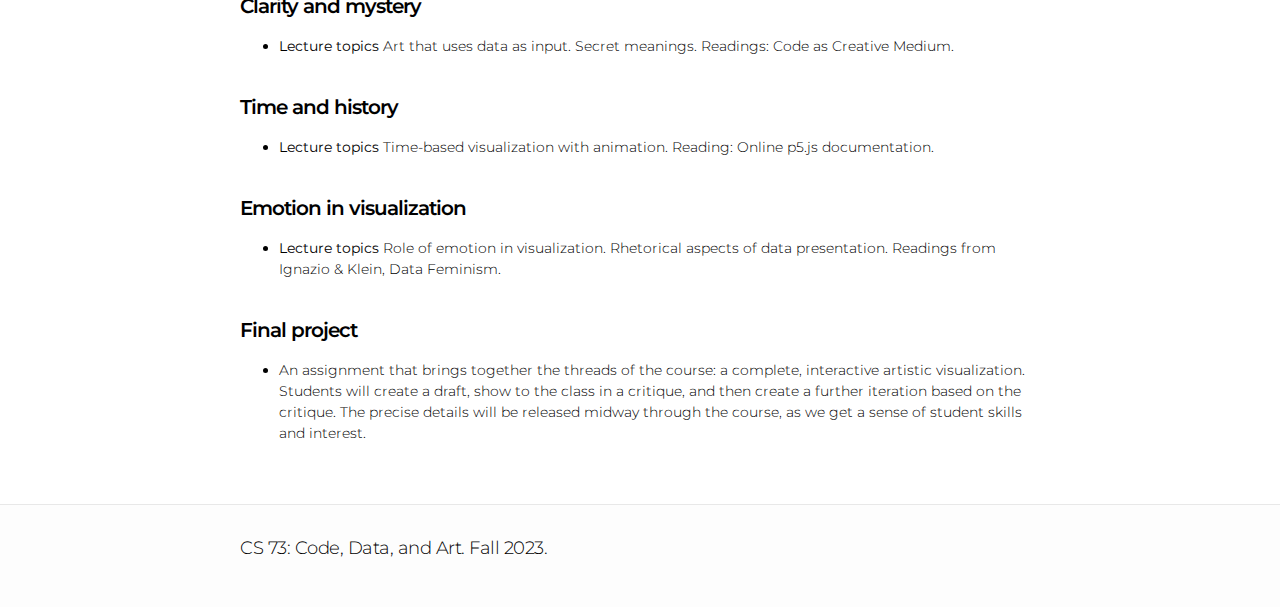
<file: Fall2023/syllabus.html>
<!DOCTYPE html>
<html>

  <head>
  <meta charset="utf-8">
  <meta http-equiv="X-UA-Compatible" content="IE=edge">
  <title>CS 73 - Syllabus</title>
  <meta name="viewport" content="width=device-width">
  <meta name="description" content="CS 73 website">
<link rel="preconnect" href="https://fonts.googleapis.com">
<link rel="preconnect" href="https://fonts.gstatic.com" crossorigin>
<link href="https://fonts.googleapis.com/css2?family=Montserrat:ital,wght@0,100;0,300;0,400;0,600;0,700;0,900&display=swap" rel="stylesheet">

  <!-- Custom CSS -->
  <link rel="stylesheet" href="main.css">
  <link rel="shortcut icon" type="image/x-icon" href="favicon.png">
</head>


 <body>

<div id="draft">DRAFT</div>

<header class="site-header">

  <div class="wrap">
    <nav class="site-nav">
      <a href="#" class="menu-icon">
        <svg version="1.1" xmlns="http://www.w3.org/2000/svg" xmlns:xlink="http://www.w3.org/1999/xlink" x="0px" y="0px"
           viewBox="0 0 18 15" enable-background="new 0 0 18 15" xml:space="preserve">
          <path fill="#505050" d="M18,1.484c0,0.82-0.665,1.484-1.484,1.484H1.484C0.665,2.969,0,2.304,0,1.484l0,0C0,0.665,0.665,0,1.484,0
            h15.031C17.335,0,18,0.665,18,1.484L18,1.484z"/>
          <path fill="#505050" d="M18,7.516C18,8.335,17.335,9,16.516,9H1.484C0.665,9,0,8.335,0,7.516l0,0c0-0.82,0.665-1.484,1.484-1.484
            h15.031C17.335,6.031,18,6.696,18,7.516L18,7.516z"/>
          <path fill="#505050" d="M18,13.516C18,14.335,17.335,15,16.516,15H1.484C0.665,15,0,14.335,0,13.516l0,0
            c0-0.82,0.665-1.484,1.484-1.484h15.031C17.335,12.031,18,12.696,18,13.516L18,13.516z"/>
        </svg>
      </a>

      <div class="trigger">

        <a class="page-link" href="index.html">Home</a>
        <a class="page-link" href="syllabus.html">Syllabus</a>
        <a class="page-link" href="policy.html">Grading & Policies</a>
        <a class="page-link" href="resources.html">Resources</a>
        <a class="page-link" href="https://canvas.harvard.edu/courses/122008">
          Canvas</a>

      </div>
    </nav>

  </div>

</header>

<!----------------  PAGE CONTENT STARTS HERE ------------------>
    <div class="page-content">
      <div class="wrap">
      <div class="post">

  
  <header class="post-header">
    <h1>Syllabus</h1>
  </header>
    <article class="post-content">
    

  <p><img src="wind-map.png" width="100%;" /></p>
  <div class="credits">Wind Map: wind over the US (Vi&eacute;gas and Wattenberg)</div>

  <h2> Learning objectives and outcomes</h2>

This course is meant to teach students basic concepts in computational generative art, and provide a foundation for creative self-expression via software. Students should come away with an appreciation for the opportunities in using data as a medium, as well as technical and ethical challenges. In addition, they should gain an understanding of the critique process 
<p>
By the end of the course, students should have:
<ul>
<li>Ability to create expressive graphical, interactive applications that can be deployed on the web, using either the p5.js environment or Javascript/HTML
</li><li>
Ability to participate in the in-person critique process: assessing a composition, articulating useful criticism, and receiving feedback constructively.
</li><li>
Ability to assess data quality and think critically about how data sets have been constructed and used. Ability to clean and prepare data. 
</li><li>
Familiarity with key concepts and themes of generative and data-driven artwork
</li>
</ul>


<h2 id="course-components">Course Components</h2>


This is a studio course, following the tradition in design and art schools of learning by doing, and learning by critique. Given the nature of the class, students are likely to bring widely different backgrounds and perspectives to bear on the material; our teaching philosophy is that we want students to uncover their own strengths, and use those as building blocks for learning material that they may not otherwise have confidence to tackle.

<h3 id="live-classes">In class</h3>
<p>The general structure of the class will be to introduce a new topic on Thursday, with a related homework exercise due the following Tuesday. We will spend much of that Tuesday on an in-class critique and discussion of the group's work.</p>

<strong>Lectures</strong> Class lectures will introduce central concepts related to software-based art and data visualization. As a class, we will examine, analyze, and critique a variety of contemporary and historical pieces based on data and algorithms. We'll also spend time on craft: the technicalities of graphical coding and working with data.
<p>
<strong>Critiques</strong> A core element of the class will be structured critiques of homework exercises. To be clear, we don't mean "critique" in the sense of making negative comments. Instead, a critique is a rigorous and intellectually curious examination of the work. Engaging in this process is not just an excellent way to deepen understanding of the subject at hand, but builds skills that are helpful in many other contexts. 




<h3 id="homework">Homework</h3>
<p><strong>Weekly compositions</strong>. Weekly homework assignments will usually consist of a series of prompts. Students will create a draft composition for each prompt, along with a brief paragraph describing their intentions. We'll go over these drafts in a group class critique. The list below should give a sense of what will be required, but <strong>during the semester we may modify some of these assignments</strong> to better fit class skills and interests.

<p><strong>Final project</strong>. Students will be expected to create a final project which synthesizes the main themes of the course and demonstrates mastery of the skills taught in lectures. The goal will be to make a rich, complete work that tells a story around data. The last two weeks of the course will be devoted to creating prototypes and drafts of the final project.


<h3>Topics covered</h3>

This is a conceptual list of topics. Please see the <a href="schedule.html">course schedule</a> for precise dates of lectures, homework, etc.

<p>
<h4>Introduction</h4>
<ul>
<li><strong>Lecture topics</strong> Generative art. History and examples. The p5.js environment. Drawing on screen. Publishing a composition on the web. 
<li>
<strong>Reading</strong>:   
<ol>
<li>All the "critique" readings on the <a href="resources.html">resources page</a>.</li>
<li>Introductory material on the p5.js environment: <a href="https://p5js.org/get-started/">P5.js Getting Started</a>, <a href="https://github.com/processing/p5.js/wiki/p5.js-overview">P5.js Overview</a>, and <a href="https://awarua.github.io/creative-coding/tutorials/tut02/index.html">Active Drawing</a></li>
</ol>

</ul>

<p>
<h4>Repetition, Systems, and Scale</h4>
<ul>
<li><strong>Lecture topics</strong> 
The power of repetition. Creating wholes from parts. How do you create a sense of scale on a laptop? <a href="https://docs.google.com/presentation/d/1j_kD6aC1pccV-9p4lGpP2noowHOUuVzieD0FGWftbao/edit#slide=id.g148af91d53c_0_34">Slides from Lecture 2.</a>


</li>

<li>
<strong>Useful reading</strong>:   
<ol>
<li>Look at the <a href="https://massmoca.org/sol-lewitt/">MassMOCA Sol LeWitt exhibit site<a> and watch <a href="https://www.youtube.com/watch?v=c4cgB4vJ2XY">this video about wall drawings</a>.</li>
<li>See <i>Code as a Creative Medium</i> pp. 379-387 for inspiration. Read this <a href="https://awarua.github.io/creative-coding/tutorials/tut03/index.html">p5.js tutorial on looping</a></li>
<li>Look through early chapters of Getting Started with p5.js (see Library Reserves on Canvas).</li>
</ol>
</li>



</ol>




</li>
</ul>



<p>
<h4>Color</h4>
<ul>
<li><strong>Lecture topics</strong> Color from an artistic and scientific perspective. <a href="https://docs.google.com/presentation/d/1abrIRdMnRMv2DMUiRInrGUFmHtu7PxmqZSPwg7oNL0s/edit?usp=sharing">Slides from Lecture 3</a>.
</li>

<li>
<strong>Optional Reading</strong>:   
<ol>
<li><a href="http://www.aaeportal.com.ezp-prod1.hul.harvard.edu/publications/-20307/interaction-of-color--fiftieth-anniversary-edition">Josef Albers: interaction of color</a> chapters IV, V, XXII. You should have access via Harvard to this material.</li>
<li>Color scales: <a href="https://clauswilke.com/dataviz/color-basics.html
">Wilke on color scales</a></li>
<li><a href="https://p5js.org/learn/color.html">Color in P5.js</a></li>
</ol>
</li>

<li>

</ul>
</li>



<p>
<h4>Animation: Time, change, and motion</h4>
<ul>
<li><strong>Lecture topics</strong> Parametrized position. 
Simple Javascript objects; particle animations.
Traditional animation and its relation to computer graphics.
<a href="https://docs.google.com/presentation/d/1gc3SN5Od4wkI4R4kGEwHGi498yM-ICFWN18eAL_w8no/edit#slide=id.g148af91d53c_0_34"
>Slides from Lecture 4</a>
</li>

<li>
<strong>Reading</strong>:   
<ol>
<li>See <i>Code as a Creative Medium</i> pp. 413-416 for inspiration.</li>
<li><a href="https://dl.acm.org/doi/abs/10.1145/37401.37407">Principles of Traditional Animation Applied to 3D Computer Animation</a>, Lasseter.</li>
<li><a href="https://awarua.github.io/creative-coding/tutorials/tut09/index.html">P5.js Classes and objects</a></li>
<li><a href="https://awarua.github.io/creative-coding/tutorials/tut11/index.html">P5.js Animation dynamics</a></li>
</ol>
</li>


</ul>



<p>
<h4>Interaction</h4>
<ul>
<li><strong>Lecture topics</strong> Reactivity and interactivity. Working with mouse and keyboard. Readings from Code as Creative Medium about interactive projects.
</li>

</ul>




<p>
<h4>Data</h4>
<ul>
<li><strong>Lecture topics</strong> What do we mean by data? Data in today's society. Data ethics. Critical perspectives on data. Technical view of data: Excel / Google Sheets, Libraries to read data in p5.js. Readings from Living in Data and Design for Information.
</li>

</ul>



<p>
<h4>Visually representing data</h4>
<ul>
<li><strong>Lecture topics</strong> Visually encoding data. Readings from Edward Tufte, as well as Living in Data and Design for Information. Utilitarian vs. artistic visualization.
</li>

</ul>



<p>
<h4>Interacting with data</h4>
<ul>
<li><strong>Lecture topics</strong> Exploratory data analysis. Overview, zoom/filter, drill down for details. Brushing and linking. Readings from Shneiderman.
</li>

</ul>



<p>
<h4>Clarity and mystery</h4>
<ul>
<li><strong>Lecture topics</strong> Art that uses data as input. Secret meanings. Readings: Code as Creative Medium.
</li>

</ul>



<p>
<h4>Time and history</h4>
<ul>
<li><strong>Lecture topics</strong> Time-based visualization with animation. Reading: Online p5.js documentation.
</li>

</ul>



<p>
<h4>Emotion in visualization</h4>
<ul>
<li><strong>Lecture topics</strong> Role of emotion in visualization. 
Rhetorical aspects of data presentation. Readings from Ignazio & Klein, Data Feminism.
</li>

</ul>


<p>
<h4>Final project</h4>
<ul>
<li>
  An assignment that brings together the threads of the course: a complete, interactive artistic visualization. Students will create a draft, show to the class in a critique, and then create a further iteration based on the critique. The precise details will be released midway through the course, as we get a sense of student skills and interest. 
</li>
</ul>





<p><p><p>

  </article>

<!----------------  PAGE CONTENT ENDS HERE ------------------>

</div>
  </div>
    </div>

<footer class="site-footer">
<div class="wrap">
<h2 class="footer-heading">CS 73: Code, Data, and Art. Fall 2023.</h2>
</div>
</footer>

</body>
</html>
</file>
<file: main.css>
/* Base */
/* ----------------------------------------------------------*/

/* Baumans */

* {
  margin: 0;
  padding: 0; }

html, body {
  height: 100%; }

body {
  font-family: Montserrat; /*Helvetica, Arial, sans-serif;*/
  font-size: 14px;
  line-height: 1.5;
  font-weight: 300;
  background-color: #fdfdfd; }

img {
  float: right;
  padding-left: 20px; }

h1, h2, h3, h4, h5, h6 {
  font-size: 100%;
  font-weight: 700;
  font-family: "Montserrat"; }

a {
  color: #c10000;
  text-decoration: none; }

a:hover {
  color: #e47b7b;
  text-decoration: underline; }

a:visited {
  color: #c10000; }

/* Utility */
.wrap:before,
.wrap:after {
  content: "";
  display: table; }

.wrap:after {
  clear: both; }

#draft {
  color:  #f00;
  font-size: 24pt;
  font-weight: 900;
  position: fixed;
  left: 0;
  top: 10px;
  padding-left: 0px;
  padding-top: 10px;
  transform: rotate(-30deg);
  z-index:  0;
}

table {
  border-collapse: collapse;
  border-style: hidden; }

table th, table td {
  border: 1px solid black;
  border-collapse: collapse;
  padding: 0px 5px 0px 5px; }

.tk {
  font-weight:  700;
  background:  #ff0;
}

.strong {
  font-weight:  700;
}

.wrap {
  max-width: 800px;
  padding: 0 30px;
  margin: 0 auto;
  zoom: 1; }

#harvardLogo {
  float: right;
  padding: 10px 10px 10px 10px; }

#harvardLogoImg {
  height: 65px; }

.date {
  float: right;
  font-size: 1em; }

.week {
  border-bottom: 1px solid; }

.day {
  font-family: "Montserrat"; 
   font-size: 1.3em; 
}

.note-box, .lecture, .deadline {
  padding-left: 5px;
  padding-right: 5px;
  padding-top: 2px;
  padding-bottom: 2px;
  border-radius: 5px;
  margin: 10px 0px 10px 0px; }

.lecture {
  background-color: #eeeeee; }

.deadline {
  background-color: #f09c9c;
  font-weight: bold; }

#schedule h3 {
  font-size: 19px;
  width: 70%;
  float: left;
  margin-top: 1px;
  margin-bottom: 4px; }

#schedule h4 {
  font-family: Helvetica, Arial, sans-serif;
  font-size: 16px;
  font-weight: 500;
  margin-top: 2px;
  margin-bottom: 2px; }

/* Layout Styles */
/* ----------------------------------------------------------*/
/* Site header */
.site-header {
  /*border-top: 5px solid #333;*/
  padding-top: 24px;
  border-bottom: 1px solid #e8e8e8;
  min-height: 56px;
  background-color: white; }

.site-title-all {
  width: 50%;
  float: left; }

.site-title,
.site-title:hover,
.site-title:visited {
  font-family: "Montserrat";
  font-weight: 500;
  color: #333;
  font-size: 50px;
  letter-spacing: -1px;
  line-height: 50px;
  text-decoration: none; }

.site-subtitle {
  font-family: "Montserrat";
  font-weight: 400;
  display: block;
  color: #333;
  font-size: 22px;
  letter-spacing: 5.5px;
  z-index: 1;
  padding-top: -10px;
  text-decoration: none; }

.site-nav {
  float: left;
  line-height: 56px; }

.site-nav .menu-icon {
  display: none; }

.site-nav .page-link {
  margin-right: 20px;
  color: #727272;
  letter-spacing: -.5px; }

/* Site footer */
.site-footer {
  border-top: 1px solid #e8e8e8;
  padding: 30px 0; }

.footer-heading {
  font-size: 18px;
  font-weight: 300;
  letter-spacing: -.5px;
  margin-bottom: 15px; }

.site-footer .column {
  float: left;
  margin-bottom: 15px; }

.footer-col-1 {
  width: 270px;
  /*fallback*/
  width: -webkit-calc(35% - 10px);
  width: -moz-calc(35% - 10px);
  width: -o-calc(35% - 10px);
  width: calc(35% - 10px);
  margin-right: 10px; }

.footer-col-2 {
  width: 175px;
  /*fallback*/
  width: -webkit-calc(23.125% - 10px);
  width: -moz-calc(23.125% - 10px);
  width: -o-calc(23.125% - 10px);
  width: calc(23.125% - 10px);
  margin-right: 10px; }

.footer-col-3 {
  width: 335px;
  /*fallback*/
  width: -webkit-calc(41.875%);
  width: -moz-calc(41.875%);
  width: -o-calc(41.875%);
  width: calc(41.875%); }

.site-footer ul {
  list-style: none; }

.site-footer li,
.site-footer p {
  font-size: 15px;
  letter-spacing: -.3px;
  color: #828282; }

.github-icon-svg,
.twitter-icon-svg {
  display: inline-block;
  width: 16px;
  height: 16px;
  position: relative;
  top: 3px; }

/* Page Content styles */
/* ----------------------------------------------------------*/
.page-content {
  padding: 30px 0;
  background-color: #fff; }

.credits {
  text-decoration: none;
  vertical-align: text-top;
  font-size: 0.7em;
  text-align: right;
  font-style: italic; }

/* Home styles */
/* ----------------------------------------------------------*/
.home h1 {
  margin-bottom: 25px; }

.posts {
  list-style-type: none; }

.posts li {
  margin-bottom: 30px; }

.posts .post-link {
  font-size: 24px;
  letter-spacing: -1px;
  line-height: 1; }

.posts .post-date {
  display: block;
  font-size: 15px;
  color: #818181; }

/* Post styles */
/* ----------------------------------------------------------*/
.post-header {
  margin: 10px 0 30px; }

.post-header h1 {
  font-size: 42px;
  letter-spacing: -1.75px;
  line-height: 1;
  font-weight: 600; }

.post-header .meta {
  font-size: 15px;
  color: #818181;
  margin-top: 5px; }

.post-content {
  margin: 0 0 30px; }

.post-content > * {
  margin: 20px 0; }

.post-content h1,
.post-content h2,
.post-content h3,
.post-content h4,
.post-content h5,
.post-content h6 {
  line-height: 1;
  font-weight: 600;
  margin: 40px 0 20px; }

.post-content h2 {
  font-size: 32px;
  letter-spacing: -1.25px; }

.post-content h3 {
  font-size: 26px;
  letter-spacing: -1px; }

.post-content h4 {
  font-size: 20px;
  letter-spacing: -1px; }

.post-content blockquote {
  border-left: 4px solid #e8e8e8;
  padding-left: 20px;
  font-size: 18px;
  opacity: .6;
  letter-spacing: -1px;
  font-style: italic;
  margin: 30px 0; }

.post-content ul,
.post-content ol {
  padding-left: 20px; }

.post pre,
.post code {
  border: 1px solid #d5d5e9;
  background-color: #eef;
  padding: 8px 12px;
  -webkit-border-radius: 3px;
  -moz-border-radius: 3px;
  border-radius: 3px;
  font-size: 15px;
  overflow: scroll; }

.post code {
  padding: 1px 5px; }

.post ul,
.post ol {
  margin-left: 1.35em; }

.post pre code {
  border: 0;
  padding-right: 0;
  padding-left: 0; }

/* terminal */
.post pre.terminal {
  border: 1px solid #000;
  background-color: #333;
  color: #FFF;
  -webkit-border-radius: 3px;
  -moz-border-radius: 3px;
  border-radius: 3px; }

.post pre.terminal code {
  background-color: #333; }

/* Syntax highlighting styles */
/* ----------------------------------------------------------*/
.highlight {
  background: #ffffff; }

.highlight .c {
  color: #999988;
  font-style: italic; }

/* Comment */
.highlight .err {
  color: #a61717;
  background-color: #e3d2d2; }

/* Error */
.highlight .k {
  font-weight: bold; }

/* Keyword */
.highlight .o {
  font-weight: bold; }

/* Operator */
.highlight .cm {
  color: #999988;
  font-style: italic; }

/* Comment.Multiline */
.highlight .cp {
  color: #999999;
  font-weight: bold; }

/* Comment.Preproc */
.highlight .c1 {
  color: #999988;
  font-style: italic; }

/* Comment.Single */
.highlight .cs {
  color: #999999;
  font-weight: bold;
  font-style: italic; }

/* Comment.Special */
.highlight .gd {
  color: #000000;
  background-color: #ffdddd; }

/* Generic.Deleted */
.highlight .gd .x {
  color: #000000;
  background-color: #ffaaaa; }

/* Generic.Deleted.Specific */
.highlight .ge {
  font-style: italic; }

/* Generic.Emph */
.highlight .gr {
  color: #aa0000; }

/* Generic.Error */
.highlight .gh {
  color: #999999; }

/* Generic.Heading */
.highlight .gi {
  color: #000000;
  background-color: #ddffdd; }

/* Generic.Inserted */
.highlight .gi .x {
  color: #000000;
  background-color: #aaffaa; }

/* Generic.Inserted.Specific */
.highlight .go {
  color: #888888; }

/* Generic.Output */
.highlight .gp {
  color: #555555; }

/* Generic.Prompt */
.highlight .gs {
  font-weight: bold; }

/* Generic.Strong */
.highlight .gu {
  color: #aaaaaa; }

/* Generic.Subheading */
.highlight .gt {
  color: #aa0000; }

/* Generic.Traceback */
.highlight .kc {
  font-weight: bold; }

/* Keyword.Constant */
.highlight .kd {
  font-weight: bold; }

/* Keyword.Declaration */
.highlight .kp {
  font-weight: bold; }

/* Keyword.Pseudo */
.highlight .kr {
  font-weight: bold; }

/* Keyword.Reserved */
.highlight .kt {
  color: #445588;
  font-weight: bold; }

/* Keyword.Type */
.highlight .m {
  color: #009999; }

/* Literal.Number */
.highlight .s {
  color: #d14; }

/* Literal.String */
.highlight .na {
  color: #008080; }

/* Name.Attribute */
.highlight .nb {
  color: #0086B3; }

/* Name.Builtin */
.highlight .nc {
  color: #445588;
  font-weight: bold; }

/* Name.Class */
.highlight .no {
  color: #008080; }

/* Name.Constant */
.highlight .ni {
  color: #800080; }

/* Name.Entity */
.highlight .ne {
  color: #990000;
  font-weight: bold; }

/* Name.Exception */
.highlight .nf {
  color: #990000;
  font-weight: bold; }

/* Name.Function */
.highlight .nn {
  color: #555555; }

/* Name.Namespace */
.highlight .nt {
  color: #000080; }

/* Name.Tag */
.highlight .nv {
  color: #008080; }

/* Name.Variable */
.highlight .ow {
  font-weight: bold; }

/* Operator.Word */
.highlight .w {
  color: #bbbbbb; }

/* Text.Whitespace */
.highlight .mf {
  color: #009999; }

/* Literal.Number.Float */
.highlight .mh {
  color: #009999; }

/* Literal.Number.Hex */
.highlight .mi {
  color: #009999; }

/* Literal.Number.Integer */
.highlight .mo {
  color: #009999; }

/* Literal.Number.Oct */
.highlight .sb {
  color: #d14; }

/* Literal.String.Backtick */
.highlight .sc {
  color: #d14; }

/* Literal.String.Char */
.highlight .sd {
  color: #d14; }

/* Literal.String.Doc */
.highlight .s2 {
  color: #d14; }

/* Literal.String.Double */
.highlight .se {
  color: #d14; }

/* Literal.String.Escape */
.highlight .sh {
  color: #d14; }

/* Literal.String.Heredoc */
.highlight .si {
  color: #d14; }

/* Literal.String.Interpol */
.highlight .sx {
  color: #d14; }

/* Literal.String.Other */
.highlight .sr {
  color: #009926; }

/* Literal.String.Regex */
.highlight .s1 {
  color: #d14; }

/* Literal.String.Single */
.highlight .ss {
  color: #990073; }

/* Literal.String.Symbol */
.highlight .bp {
  color: #999999; }

/* Name.Builtin.Pseudo */
.highlight .vc {
  color: #008080; }

/* Name.Variable.Class */
.highlight .vg {
  color: #008080; }

/* Name.Variable.Global */
.highlight .vi {
  color: #008080; }

/* Name.Variable.Instance */
.highlight .il {
  color: #009999; }

/* Literal.Number.Integer.Long */
/* media queries */
/* ----------------------------------------------------------*/
@media screen and (max-width: 750px) {
  .footer-col-1 {
    width: 50%; }

  .footer-col-2 {
    width: 45%;
    /*fallback*/
    width: -webkit-calc(50% - 10px);
    width: -moz-calc(50% - 10px);
    width: -o-calc(50% - 10px);
    width: calc(50% - 10px);
    margin-right: 0; }

  .site-footer .column.footer-col-3 {
    width: auto;
    float: none;
    clear: both; } }
@media screen and (max-width: 600px) {
  .wrap {
    padding: 0 12px; }

  .site-nav {
    position: fixed;
    z-index: 10;
    top: 14px;
    right: 8px;
    background-color: white;
    -webkit-border-radius: 5px;
    -moz-border-radius: 5px;
    border-radius: 5px;
    border: 1px solid #e8e8e8; }

  .site-nav .menu-icon {
    display: block;
    font-size: 24px;
    color: #505050;
    float: right;
    width: 36px;
    text-align: center;
    line-height: 36px; }

  .site-nav .menu-icon svg {
    width: 18px;
    height: 16px; }

  .site-nav .trigger {
    clear: both;
    margin-bottom: 5px;
    display: none; }

  .site-nav:hover .trigger {
    display: block; }

  .site-nav .page-link {
    display: block;
    text-align: right;
    line-height: 1.25;
    padding: 5px 10px;
    margin: 0; }

  .post-header h1 {
    font-size: 36px; }

  .post-content h2 {
    font-size: 28px; }

  .post-content h3 {
    font-size: 22px; }

  .post-content h4 {
    font-size: 18px; }

  .post-content blockquote {
    padding-left: 10px; }

  .post-content ul,
  .post-content ol {
    padding-left: 10px; }

  .site-footer .column {
    float: none;
    clear: both;
    width: auto;
    margin: 0 0 15px; } }

/*# sourceMappingURL=main.css.map */
</file>
<file: Fall2022/main.css>
/* Base */
/* ----------------------------------------------------------*/

/* Baumans */

* {
  margin: 0;
  padding: 0; }

html, body {
  height: 100%; }

body {
  font-family: Montserrat; /*Helvetica, Arial, sans-serif;*/
  font-size: 14px;
  line-height: 1.5;
  font-weight: 300;
  background-color: #fdfdfd; }

img {
  float: right;
  padding-left: 20px; }

h1, h2, h3, h4, h5, h6 {
  font-size: 100%;
  font-weight: 700;
  font-family: "Montserrat"; }

a {
  color: #c10000;
  text-decoration: none; }

a:hover {
  color: #e47b7b;
  text-decoration: underline; }

a:visited {
  color: #c10000; }

/* Utility */
.wrap:before,
.wrap:after {
  content: "";
  display: table; }

.wrap:after {
  clear: both; }

#draft {
  color:  #f00;
  font-size: 48pt;
  font-weight: 900;
  position: fixed;
  left: 0;
  top: 200px;
  padding-left: 0px;
  padding-top: 10px;
  transform: rotate(-30deg);
  z-index:  0;
}

table {
  border-collapse: collapse;
  border-style: hidden; }

table th, table td {
  border: 1px solid black;
  border-collapse: collapse;
  padding: 0px 5px 0px 5px; }

.tk {
  font-weight:  700;
  background:  #ff0;
}

.strong {
  font-weight:  700;
}

.wrap {
  max-width: 800px;
  padding: 0 30px;
  margin: 0 auto;
  zoom: 1; }

#harvardLogo {
  float: right;
  padding: 10px 10px 10px 10px; }

#harvardLogoImg {
  height: 65px; }

.date {
  float: right;
  font-size: 1em; }

.week {
  border-bottom: 1px solid; }

.day {
  font-family: "Montserrat"; 
   font-size: 1.3em; 
}

.note-box, .lecture, .deadline {
  padding-left: 5px;
  padding-right: 5px;
  padding-top: 2px;
  padding-bottom: 2px;
  border-radius: 5px;
  margin: 10px 0px 10px 0px; }

.lecture {
  background-color: #eeeeee; }

.deadline {
  background-color: #f09c9c;
  font-weight: bold; }

#schedule h3 {
  font-size: 19px;
  width: 70%;
  float: left;
  margin-top: 1px;
  margin-bottom: 4px; }

#schedule h4 {
  font-family: Helvetica, Arial, sans-serif;
  font-size: 16px;
  font-weight: 500;
  margin-top: 2px;
  margin-bottom: 2px; }

/* Layout Styles */
/* ----------------------------------------------------------*/
/* Site header */
.site-header {
  /*border-top: 5px solid #333;*/
  padding-top: 24px;
  border-bottom: 1px solid #e8e8e8;
  min-height: 56px;
  background-color: white; }

.site-title-all {
  width: 50%;
  float: left; }

.site-title,
.site-title:hover,
.site-title:visited {
  font-family: "Montserrat";
  font-weight: 500;
  color: #333;
  font-size: 50px;
  letter-spacing: -1px;
  line-height: 50px;
  text-decoration: none; }

.site-subtitle {
  font-family: "Montserrat";
  font-weight: 400;
  display: block;
  color: #333;
  font-size: 22px;
  letter-spacing: 5.5px;
  z-index: 1;
  padding-top: -10px;
  text-decoration: none; }

.site-nav {
  float: left;
  line-height: 56px; }

.site-nav .menu-icon {
  display: none; }

.site-nav .page-link {
  margin-right: 20px;
  color: #727272;
  letter-spacing: -.5px; }

/* Site footer */
.site-footer {
  border-top: 1px solid #e8e8e8;
  padding: 30px 0; }

.footer-heading {
  font-size: 18px;
  font-weight: 300;
  letter-spacing: -.5px;
  margin-bottom: 15px; }

.site-footer .column {
  float: left;
  margin-bottom: 15px; }

.footer-col-1 {
  width: 270px;
  /*fallback*/
  width: -webkit-calc(35% - 10px);
  width: -moz-calc(35% - 10px);
  width: -o-calc(35% - 10px);
  width: calc(35% - 10px);
  margin-right: 10px; }

.footer-col-2 {
  width: 175px;
  /*fallback*/
  width: -webkit-calc(23.125% - 10px);
  width: -moz-calc(23.125% - 10px);
  width: -o-calc(23.125% - 10px);
  width: calc(23.125% - 10px);
  margin-right: 10px; }

.footer-col-3 {
  width: 335px;
  /*fallback*/
  width: -webkit-calc(41.875%);
  width: -moz-calc(41.875%);
  width: -o-calc(41.875%);
  width: calc(41.875%); }

.site-footer ul {
  list-style: none; }

.site-footer li,
.site-footer p {
  font-size: 15px;
  letter-spacing: -.3px;
  color: #828282; }

.github-icon-svg,
.twitter-icon-svg {
  display: inline-block;
  width: 16px;
  height: 16px;
  position: relative;
  top: 3px; }

/* Page Content styles */
/* ----------------------------------------------------------*/
.page-content {
  padding: 30px 0;
  background-color: #fff; }

.credits {
  text-decoration: none;
  vertical-align: text-top;
  font-size: 0.7em;
  text-align: right;
  font-style: italic; }

/* Home styles */
/* ----------------------------------------------------------*/
.home h1 {
  margin-bottom: 25px; }

.posts {
  list-style-type: none; }

.posts li {
  margin-bottom: 30px; }

.posts .post-link {
  font-size: 24px;
  letter-spacing: -1px;
  line-height: 1; }

.posts .post-date {
  display: block;
  font-size: 15px;
  color: #818181; }

/* Post styles */
/* ----------------------------------------------------------*/
.post-header {
  margin: 10px 0 30px; }

.post-header h1 {
  font-size: 42px;
  letter-spacing: -1.75px;
  line-height: 1;
  font-weight: 600; }

.post-header .meta {
  font-size: 15px;
  color: #818181;
  margin-top: 5px; }

.post-content {
  margin: 0 0 30px; }

.post-content > * {
  margin: 20px 0; }

.post-content h1,
.post-content h2,
.post-content h3,
.post-content h4,
.post-content h5,
.post-content h6 {
  line-height: 1;
  font-weight: 600;
  margin: 40px 0 20px; }

.post-content h2 {
  font-size: 32px;
  letter-spacing: -1.25px; }

.post-content h3 {
  font-size: 26px;
  letter-spacing: -1px; }

.post-content h4 {
  font-size: 20px;
  letter-spacing: -1px; }

.post-content blockquote {
  border-left: 4px solid #e8e8e8;
  padding-left: 20px;
  font-size: 18px;
  opacity: .6;
  letter-spacing: -1px;
  font-style: italic;
  margin: 30px 0; }

.post-content ul,
.post-content ol {
  padding-left: 20px; }

.post pre,
.post code {
  border: 1px solid #d5d5e9;
  background-color: #eef;
  padding: 8px 12px;
  -webkit-border-radius: 3px;
  -moz-border-radius: 3px;
  border-radius: 3px;
  font-size: 15px;
  overflow: scroll; }

.post code {
  padding: 1px 5px; }

.post ul,
.post ol {
  margin-left: 1.35em; }

.post pre code {
  border: 0;
  padding-right: 0;
  padding-left: 0; }

/* terminal */
.post pre.terminal {
  border: 1px solid #000;
  background-color: #333;
  color: #FFF;
  -webkit-border-radius: 3px;
  -moz-border-radius: 3px;
  border-radius: 3px; }

.post pre.terminal code {
  background-color: #333; }

/* Syntax highlighting styles */
/* ----------------------------------------------------------*/
.highlight {
  background: #ffffff; }

.highlight .c {
  color: #999988;
  font-style: italic; }

/* Comment */
.highlight .err {
  color: #a61717;
  background-color: #e3d2d2; }

/* Error */
.highlight .k {
  font-weight: bold; }

/* Keyword */
.highlight .o {
  font-weight: bold; }

/* Operator */
.highlight .cm {
  color: #999988;
  font-style: italic; }

/* Comment.Multiline */
.highlight .cp {
  color: #999999;
  font-weight: bold; }

/* Comment.Preproc */
.highlight .c1 {
  color: #999988;
  font-style: italic; }

/* Comment.Single */
.highlight .cs {
  color: #999999;
  font-weight: bold;
  font-style: italic; }

/* Comment.Special */
.highlight .gd {
  color: #000000;
  background-color: #ffdddd; }

/* Generic.Deleted */
.highlight .gd .x {
  color: #000000;
  background-color: #ffaaaa; }

/* Generic.Deleted.Specific */
.highlight .ge {
  font-style: italic; }

/* Generic.Emph */
.highlight .gr {
  color: #aa0000; }

/* Generic.Error */
.highlight .gh {
  color: #999999; }

/* Generic.Heading */
.highlight .gi {
  color: #000000;
  background-color: #ddffdd; }

/* Generic.Inserted */
.highlight .gi .x {
  color: #000000;
  background-color: #aaffaa; }

/* Generic.Inserted.Specific */
.highlight .go {
  color: #888888; }

/* Generic.Output */
.highlight .gp {
  color: #555555; }

/* Generic.Prompt */
.highlight .gs {
  font-weight: bold; }

/* Generic.Strong */
.highlight .gu {
  color: #aaaaaa; }

/* Generic.Subheading */
.highlight .gt {
  color: #aa0000; }

/* Generic.Traceback */
.highlight .kc {
  font-weight: bold; }

/* Keyword.Constant */
.highlight .kd {
  font-weight: bold; }

/* Keyword.Declaration */
.highlight .kp {
  font-weight: bold; }

/* Keyword.Pseudo */
.highlight .kr {
  font-weight: bold; }

/* Keyword.Reserved */
.highlight .kt {
  color: #445588;
  font-weight: bold; }

/* Keyword.Type */
.highlight .m {
  color: #009999; }

/* Literal.Number */
.highlight .s {
  color: #d14; }

/* Literal.String */
.highlight .na {
  color: #008080; }

/* Name.Attribute */
.highlight .nb {
  color: #0086B3; }

/* Name.Builtin */
.highlight .nc {
  color: #445588;
  font-weight: bold; }

/* Name.Class */
.highlight .no {
  color: #008080; }

/* Name.Constant */
.highlight .ni {
  color: #800080; }

/* Name.Entity */
.highlight .ne {
  color: #990000;
  font-weight: bold; }

/* Name.Exception */
.highlight .nf {
  color: #990000;
  font-weight: bold; }

/* Name.Function */
.highlight .nn {
  color: #555555; }

/* Name.Namespace */
.highlight .nt {
  color: #000080; }

/* Name.Tag */
.highlight .nv {
  color: #008080; }

/* Name.Variable */
.highlight .ow {
  font-weight: bold; }

/* Operator.Word */
.highlight .w {
  color: #bbbbbb; }

/* Text.Whitespace */
.highlight .mf {
  color: #009999; }

/* Literal.Number.Float */
.highlight .mh {
  color: #009999; }

/* Literal.Number.Hex */
.highlight .mi {
  color: #009999; }

/* Literal.Number.Integer */
.highlight .mo {
  color: #009999; }

/* Literal.Number.Oct */
.highlight .sb {
  color: #d14; }

/* Literal.String.Backtick */
.highlight .sc {
  color: #d14; }

/* Literal.String.Char */
.highlight .sd {
  color: #d14; }

/* Literal.String.Doc */
.highlight .s2 {
  color: #d14; }

/* Literal.String.Double */
.highlight .se {
  color: #d14; }

/* Literal.String.Escape */
.highlight .sh {
  color: #d14; }

/* Literal.String.Heredoc */
.highlight .si {
  color: #d14; }

/* Literal.String.Interpol */
.highlight .sx {
  color: #d14; }

/* Literal.String.Other */
.highlight .sr {
  color: #009926; }

/* Literal.String.Regex */
.highlight .s1 {
  color: #d14; }

/* Literal.String.Single */
.highlight .ss {
  color: #990073; }

/* Literal.String.Symbol */
.highlight .bp {
  color: #999999; }

/* Name.Builtin.Pseudo */
.highlight .vc {
  color: #008080; }

/* Name.Variable.Class */
.highlight .vg {
  color: #008080; }

/* Name.Variable.Global */
.highlight .vi {
  color: #008080; }

/* Name.Variable.Instance */
.highlight .il {
  color: #009999; }

/* Literal.Number.Integer.Long */
/* media queries */
/* ----------------------------------------------------------*/
@media screen and (max-width: 750px) {
  .footer-col-1 {
    width: 50%; }

  .footer-col-2 {
    width: 45%;
    /*fallback*/
    width: -webkit-calc(50% - 10px);
    width: -moz-calc(50% - 10px);
    width: -o-calc(50% - 10px);
    width: calc(50% - 10px);
    margin-right: 0; }

  .site-footer .column.footer-col-3 {
    width: auto;
    float: none;
    clear: both; } }
@media screen and (max-width: 600px) {
  .wrap {
    padding: 0 12px; }

  .site-nav {
    position: fixed;
    z-index: 10;
    top: 14px;
    right: 8px;
    background-color: white;
    -webkit-border-radius: 5px;
    -moz-border-radius: 5px;
    border-radius: 5px;
    border: 1px solid #e8e8e8; }

  .site-nav .menu-icon {
    display: block;
    font-size: 24px;
    color: #505050;
    float: right;
    width: 36px;
    text-align: center;
    line-height: 36px; }

  .site-nav .menu-icon svg {
    width: 18px;
    height: 16px; }

  .site-nav .trigger {
    clear: both;
    margin-bottom: 5px;
    display: none; }

  .site-nav:hover .trigger {
    display: block; }

  .site-nav .page-link {
    display: block;
    text-align: right;
    line-height: 1.25;
    padding: 5px 10px;
    margin: 0; }

  .post-header h1 {
    font-size: 36px; }

  .post-content h2 {
    font-size: 28px; }

  .post-content h3 {
    font-size: 22px; }

  .post-content h4 {
    font-size: 18px; }

  .post-content blockquote {
    padding-left: 10px; }

  .post-content ul,
  .post-content ol {
    padding-left: 10px; }

  .site-footer .column {
    float: none;
    clear: both;
    width: auto;
    margin: 0 0 15px; } }

/*# sourceMappingURL=main.css.map */
</file>
<file: Fall2023/main.css>
/* Base */
/* ----------------------------------------------------------*/

/* Baumans */

* {
  margin: 0;
  padding: 0; }

html, body {
  height: 100%; }

body {
  font-family: Montserrat; /*Helvetica, Arial, sans-serif;*/
  font-size: 14px;
  line-height: 1.5;
  font-weight: 300;
  background-color: #fdfdfd; }

img {
  float: right;
  padding-left: 20px; }

h1, h2, h3, h4, h5, h6 {
  font-size: 100%;
  font-weight: 700;
  font-family: "Montserrat"; }

a {
  color: #c10000;
  text-decoration: none; }

a:hover {
  color: #e47b7b;
  text-decoration: underline; }

a:visited {
  color: #c10000; }

/* Utility */
.wrap:before,
.wrap:after {
  content: "";
  display: table; }

.wrap:after {
  clear: both; }

#draft {
  color:  #f00;
  font-size: 24pt;
  font-weight: 900;
  position: fixed;
  left: 0;
  top: 10px;
  padding-left: 0px;
  padding-top: 10px;
  transform: rotate(-30deg);
  z-index:  0;
}

table {
  border-collapse: collapse;
  border-style: hidden; }

table th, table td {
  border: 1px solid black;
  border-collapse: collapse;
  padding: 0px 5px 0px 5px; }

.tk {
  font-weight:  700;
  background:  #ff0;
}

.strong {
  font-weight:  700;
}

.wrap {
  max-width: 800px;
  padding: 0 30px;
  margin: 0 auto;
  zoom: 1; }

#harvardLogo {
  float: right;
  padding: 10px 10px 10px 10px; }

#harvardLogoImg {
  height: 65px; }

.date {
  float: right;
  font-size: 1em; }

.week {
  border-bottom: 1px solid; }

.day {
  font-family: "Montserrat"; 
   font-size: 1.3em; 
}

.note-box, .lecture, .deadline {
  padding-left: 5px;
  padding-right: 5px;
  padding-top: 2px;
  padding-bottom: 2px;
  border-radius: 5px;
  margin: 10px 0px 10px 0px; }

.lecture {
  background-color: #eeeeee; }

.deadline {
  background-color: #f09c9c;
  font-weight: bold; }

#schedule h3 {
  font-size: 19px;
  width: 70%;
  float: left;
  margin-top: 1px;
  margin-bottom: 4px; }

#schedule h4 {
  font-family: Helvetica, Arial, sans-serif;
  font-size: 16px;
  font-weight: 500;
  margin-top: 2px;
  margin-bottom: 2px; }

/* Layout Styles */
/* ----------------------------------------------------------*/
/* Site header */
.site-header {
  /*border-top: 5px solid #333;*/
  padding-top: 24px;
  border-bottom: 1px solid #e8e8e8;
  min-height: 56px;
  background-color: white; }

.site-title-all {
  width: 50%;
  float: left; }

.site-title,
.site-title:hover,
.site-title:visited {
  font-family: "Montserrat";
  font-weight: 500;
  color: #333;
  font-size: 50px;
  letter-spacing: -1px;
  line-height: 50px;
  text-decoration: none; }

.site-subtitle {
  font-family: "Montserrat";
  font-weight: 400;
  display: block;
  color: #333;
  font-size: 22px;
  letter-spacing: 5.5px;
  z-index: 1;
  padding-top: -10px;
  text-decoration: none; }

.site-nav {
  float: left;
  line-height: 56px; }

.site-nav .menu-icon {
  display: none; }

.site-nav .page-link {
  margin-right: 20px;
  color: #727272;
  letter-spacing: -.5px; }

/* Site footer */
.site-footer {
  border-top: 1px solid #e8e8e8;
  padding: 30px 0; }

.footer-heading {
  font-size: 18px;
  font-weight: 300;
  letter-spacing: -.5px;
  margin-bottom: 15px; }

.site-footer .column {
  float: left;
  margin-bottom: 15px; }

.footer-col-1 {
  width: 270px;
  /*fallback*/
  width: -webkit-calc(35% - 10px);
  width: -moz-calc(35% - 10px);
  width: -o-calc(35% - 10px);
  width: calc(35% - 10px);
  margin-right: 10px; }

.footer-col-2 {
  width: 175px;
  /*fallback*/
  width: -webkit-calc(23.125% - 10px);
  width: -moz-calc(23.125% - 10px);
  width: -o-calc(23.125% - 10px);
  width: calc(23.125% - 10px);
  margin-right: 10px; }

.footer-col-3 {
  width: 335px;
  /*fallback*/
  width: -webkit-calc(41.875%);
  width: -moz-calc(41.875%);
  width: -o-calc(41.875%);
  width: calc(41.875%); }

.site-footer ul {
  list-style: none; }

.site-footer li,
.site-footer p {
  font-size: 15px;
  letter-spacing: -.3px;
  color: #828282; }

.github-icon-svg,
.twitter-icon-svg {
  display: inline-block;
  width: 16px;
  height: 16px;
  position: relative;
  top: 3px; }

/* Page Content styles */
/* ----------------------------------------------------------*/
.page-content {
  padding: 30px 0;
  background-color: #fff; }

.credits {
  text-decoration: none;
  vertical-align: text-top;
  font-size: 0.7em;
  text-align: right;
  font-style: italic; }

/* Home styles */
/* ----------------------------------------------------------*/
.home h1 {
  margin-bottom: 25px; }

.posts {
  list-style-type: none; }

.posts li {
  margin-bottom: 30px; }

.posts .post-link {
  font-size: 24px;
  letter-spacing: -1px;
  line-height: 1; }

.posts .post-date {
  display: block;
  font-size: 15px;
  color: #818181; }

/* Post styles */
/* ----------------------------------------------------------*/
.post-header {
  margin: 10px 0 30px; }

.post-header h1 {
  font-size: 42px;
  letter-spacing: -1.75px;
  line-height: 1;
  font-weight: 600; }

.post-header .meta {
  font-size: 15px;
  color: #818181;
  margin-top: 5px; }

.post-content {
  margin: 0 0 30px; }

.post-content > * {
  margin: 20px 0; }

.post-content h1,
.post-content h2,
.post-content h3,
.post-content h4,
.post-content h5,
.post-content h6 {
  line-height: 1;
  font-weight: 600;
  margin: 40px 0 20px; }

.post-content h2 {
  font-size: 32px;
  letter-spacing: -1.25px; }

.post-content h3 {
  font-size: 26px;
  letter-spacing: -1px; }

.post-content h4 {
  font-size: 20px;
  letter-spacing: -1px; }

.post-content blockquote {
  border-left: 4px solid #e8e8e8;
  padding-left: 20px;
  font-size: 18px;
  opacity: .6;
  letter-spacing: -1px;
  font-style: italic;
  margin: 30px 0; }

.post-content ul,
.post-content ol {
  padding-left: 20px; }

.post pre,
.post code {
  border: 1px solid #d5d5e9;
  background-color: #eef;
  padding: 8px 12px;
  -webkit-border-radius: 3px;
  -moz-border-radius: 3px;
  border-radius: 3px;
  font-size: 15px;
  overflow: scroll; }

.post code {
  padding: 1px 5px; }

.post ul,
.post ol {
  margin-left: 1.35em; }

.post pre code {
  border: 0;
  padding-right: 0;
  padding-left: 0; }

/* terminal */
.post pre.terminal {
  border: 1px solid #000;
  background-color: #333;
  color: #FFF;
  -webkit-border-radius: 3px;
  -moz-border-radius: 3px;
  border-radius: 3px; }

.post pre.terminal code {
  background-color: #333; }

/* Syntax highlighting styles */
/* ----------------------------------------------------------*/
.highlight {
  background: #ffffff; }

.highlight .c {
  color: #999988;
  font-style: italic; }

/* Comment */
.highlight .err {
  color: #a61717;
  background-color: #e3d2d2; }

/* Error */
.highlight .k {
  font-weight: bold; }

/* Keyword */
.highlight .o {
  font-weight: bold; }

/* Operator */
.highlight .cm {
  color: #999988;
  font-style: italic; }

/* Comment.Multiline */
.highlight .cp {
  color: #999999;
  font-weight: bold; }

/* Comment.Preproc */
.highlight .c1 {
  color: #999988;
  font-style: italic; }

/* Comment.Single */
.highlight .cs {
  color: #999999;
  font-weight: bold;
  font-style: italic; }

/* Comment.Special */
.highlight .gd {
  color: #000000;
  background-color: #ffdddd; }

/* Generic.Deleted */
.highlight .gd .x {
  color: #000000;
  background-color: #ffaaaa; }

/* Generic.Deleted.Specific */
.highlight .ge {
  font-style: italic; }

/* Generic.Emph */
.highlight .gr {
  color: #aa0000; }

/* Generic.Error */
.highlight .gh {
  color: #999999; }

/* Generic.Heading */
.highlight .gi {
  color: #000000;
  background-color: #ddffdd; }

/* Generic.Inserted */
.highlight .gi .x {
  color: #000000;
  background-color: #aaffaa; }

/* Generic.Inserted.Specific */
.highlight .go {
  color: #888888; }

/* Generic.Output */
.highlight .gp {
  color: #555555; }

/* Generic.Prompt */
.highlight .gs {
  font-weight: bold; }

/* Generic.Strong */
.highlight .gu {
  color: #aaaaaa; }

/* Generic.Subheading */
.highlight .gt {
  color: #aa0000; }

/* Generic.Traceback */
.highlight .kc {
  font-weight: bold; }

/* Keyword.Constant */
.highlight .kd {
  font-weight: bold; }

/* Keyword.Declaration */
.highlight .kp {
  font-weight: bold; }

/* Keyword.Pseudo */
.highlight .kr {
  font-weight: bold; }

/* Keyword.Reserved */
.highlight .kt {
  color: #445588;
  font-weight: bold; }

/* Keyword.Type */
.highlight .m {
  color: #009999; }

/* Literal.Number */
.highlight .s {
  color: #d14; }

/* Literal.String */
.highlight .na {
  color: #008080; }

/* Name.Attribute */
.highlight .nb {
  color: #0086B3; }

/* Name.Builtin */
.highlight .nc {
  color: #445588;
  font-weight: bold; }

/* Name.Class */
.highlight .no {
  color: #008080; }

/* Name.Constant */
.highlight .ni {
  color: #800080; }

/* Name.Entity */
.highlight .ne {
  color: #990000;
  font-weight: bold; }

/* Name.Exception */
.highlight .nf {
  color: #990000;
  font-weight: bold; }

/* Name.Function */
.highlight .nn {
  color: #555555; }

/* Name.Namespace */
.highlight .nt {
  color: #000080; }

/* Name.Tag */
.highlight .nv {
  color: #008080; }

/* Name.Variable */
.highlight .ow {
  font-weight: bold; }

/* Operator.Word */
.highlight .w {
  color: #bbbbbb; }

/* Text.Whitespace */
.highlight .mf {
  color: #009999; }

/* Literal.Number.Float */
.highlight .mh {
  color: #009999; }

/* Literal.Number.Hex */
.highlight .mi {
  color: #009999; }

/* Literal.Number.Integer */
.highlight .mo {
  color: #009999; }

/* Literal.Number.Oct */
.highlight .sb {
  color: #d14; }

/* Literal.String.Backtick */
.highlight .sc {
  color: #d14; }

/* Literal.String.Char */
.highlight .sd {
  color: #d14; }

/* Literal.String.Doc */
.highlight .s2 {
  color: #d14; }

/* Literal.String.Double */
.highlight .se {
  color: #d14; }

/* Literal.String.Escape */
.highlight .sh {
  color: #d14; }

/* Literal.String.Heredoc */
.highlight .si {
  color: #d14; }

/* Literal.String.Interpol */
.highlight .sx {
  color: #d14; }

/* Literal.String.Other */
.highlight .sr {
  color: #009926; }

/* Literal.String.Regex */
.highlight .s1 {
  color: #d14; }

/* Literal.String.Single */
.highlight .ss {
  color: #990073; }

/* Literal.String.Symbol */
.highlight .bp {
  color: #999999; }

/* Name.Builtin.Pseudo */
.highlight .vc {
  color: #008080; }

/* Name.Variable.Class */
.highlight .vg {
  color: #008080; }

/* Name.Variable.Global */
.highlight .vi {
  color: #008080; }

/* Name.Variable.Instance */
.highlight .il {
  color: #009999; }

/* Literal.Number.Integer.Long */
/* media queries */
/* ----------------------------------------------------------*/
@media screen and (max-width: 750px) {
  .footer-col-1 {
    width: 50%; }

  .footer-col-2 {
    width: 45%;
    /*fallback*/
    width: -webkit-calc(50% - 10px);
    width: -moz-calc(50% - 10px);
    width: -o-calc(50% - 10px);
    width: calc(50% - 10px);
    margin-right: 0; }

  .site-footer .column.footer-col-3 {
    width: auto;
    float: none;
    clear: both; } }
@media screen and (max-width: 600px) {
  .wrap {
    padding: 0 12px; }

  .site-nav {
    position: fixed;
    z-index: 10;
    top: 14px;
    right: 8px;
    background-color: white;
    -webkit-border-radius: 5px;
    -moz-border-radius: 5px;
    border-radius: 5px;
    border: 1px solid #e8e8e8; }

  .site-nav .menu-icon {
    display: block;
    font-size: 24px;
    color: #505050;
    float: right;
    width: 36px;
    text-align: center;
    line-height: 36px; }

  .site-nav .menu-icon svg {
    width: 18px;
    height: 16px; }

  .site-nav .trigger {
    clear: both;
    margin-bottom: 5px;
    display: none; }

  .site-nav:hover .trigger {
    display: block; }

  .site-nav .page-link {
    display: block;
    text-align: right;
    line-height: 1.25;
    padding: 5px 10px;
    margin: 0; }

  .post-header h1 {
    font-size: 36px; }

  .post-content h2 {
    font-size: 28px; }

  .post-content h3 {
    font-size: 22px; }

  .post-content h4 {
    font-size: 18px; }

  .post-content blockquote {
    padding-left: 10px; }

  .post-content ul,
  .post-content ol {
    padding-left: 10px; }

  .site-footer .column {
    float: none;
    clear: both;
    width: auto;
    margin: 0 0 15px; } }

/*# sourceMappingURL=main.css.map */
</file>
